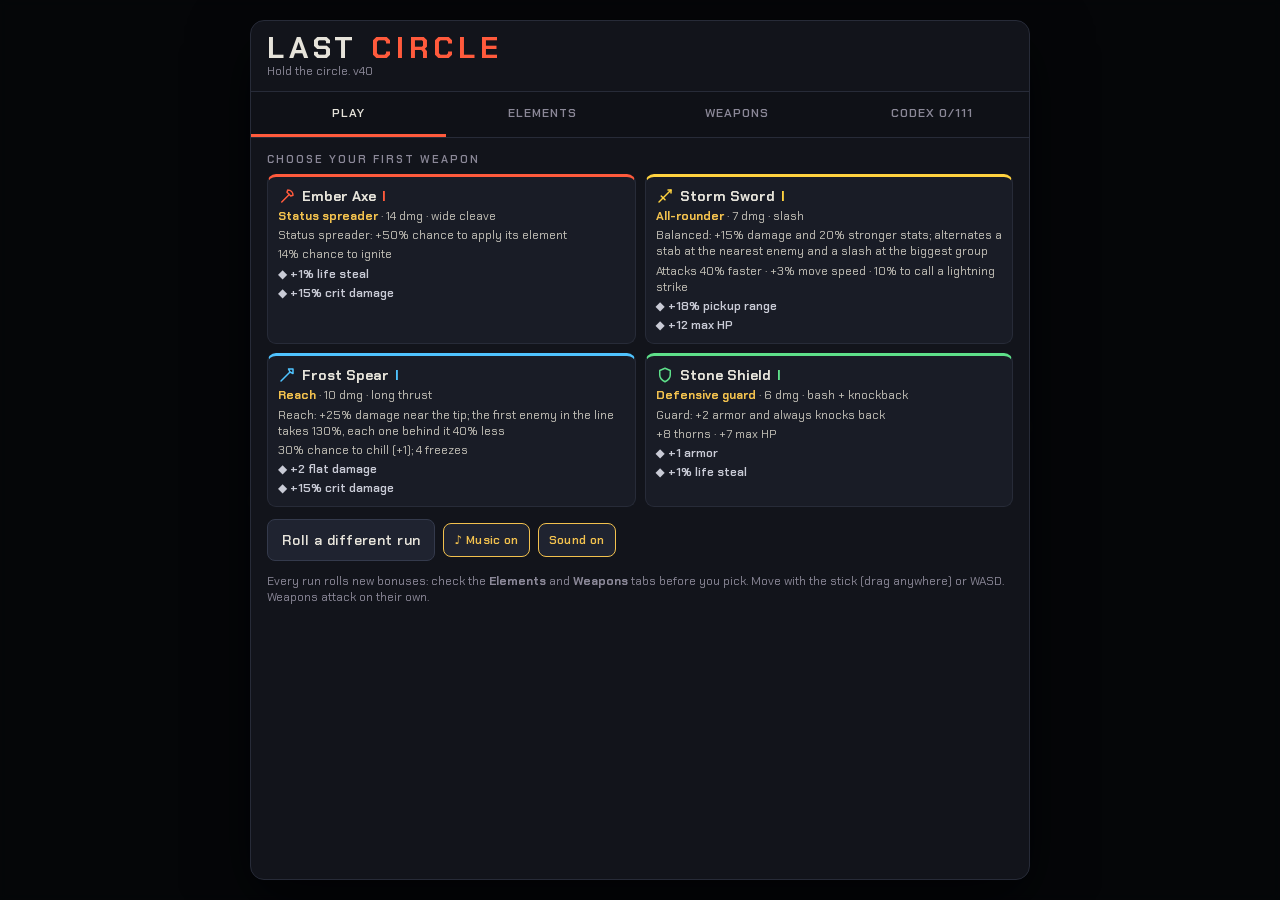
<file: index.html>
<!DOCTYPE html>
<html lang="en">
<head>
<meta charset="utf-8">
<meta name="viewport" content="width=device-width, initial-scale=1, user-scalable=no, viewport-fit=cover">
<meta name="theme-color" content="#08090d">
<title>Last Circle</title>
<style>html,body{margin:0;height:100%;background:#08090d}</style>
</head>
<body>
<script>
// Loader: runs the newest copy of the game it has.
// The app ships with game.html; downloaded updates are kept in localStorage ('lcOta') and used when they're newer.
(async () => {
  const ver = h => { const m = h && h.match(/const GAME_VERSION = (\d+);/); return m ? +m[1] : 0; };
  let html = null;
  try { html = await (await fetch('game.html', { cache: 'no-store' })).text(); } catch (e) {}
  try {
    const ota = JSON.parse(localStorage.getItem('lcOta') || 'null');
    if (ota && ota.html && ota.v > ver(html)) html = ota.html;
    else if (ota) localStorage.removeItem('lcOta');   // the installed app caught up, drop the old download
  } catch (e) {}
  if (!html) { location.replace('game.html'); return; }
  document.open(); document.write(html); document.close();
})();
</script>
</body>
</html>
</file>
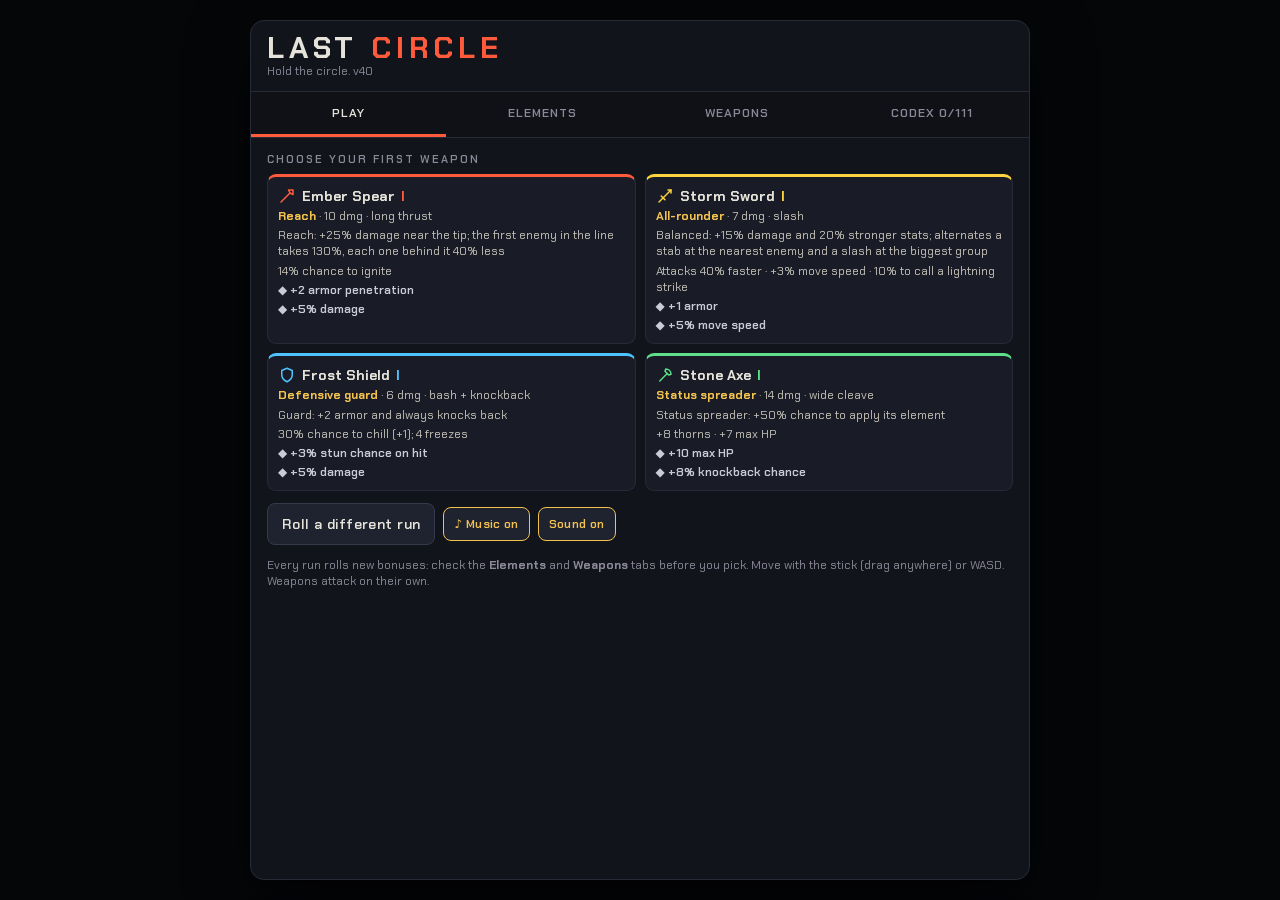
<file: game.html>
<!DOCTYPE html>
<html lang="en">
<head>
<meta charset="utf-8">
<meta name="viewport" content="width=device-width, initial-scale=1, user-scalable=no, viewport-fit=cover">
<meta name="theme-color" content="#08090d">
<meta name="apple-mobile-web-app-capable" content="yes">
<meta name="mobile-web-app-capable" content="yes">
<meta name="apple-mobile-web-app-status-bar-style" content="black-translucent">
<meta name="apple-mobile-web-app-title" content="Last Circle">
<link rel="manifest" href="manifest.webmanifest">
<link rel="icon" href="icon-192.png">
<link rel="apple-touch-icon" href="apple-touch-icon.png">
<title>Last Circle</title>
<style>
@font-face{font-family:"Chakra Petch";font-style:normal;font-weight:400;font-display:swap;src:url(fonts/chakra-petch-latin-400-normal.woff2) format("woff2")}
@font-face{font-family:"Chakra Petch";font-style:normal;font-weight:500;font-display:swap;src:url(fonts/chakra-petch-latin-500-normal.woff2) format("woff2")}
@font-face{font-family:"Chakra Petch";font-style:normal;font-weight:600;font-display:swap;src:url(fonts/chakra-petch-latin-600-normal.woff2) format("woff2")}
@font-face{font-family:"Chakra Petch";font-style:normal;font-weight:700;font-display:swap;src:url(fonts/chakra-petch-latin-700-normal.woff2) format("woff2")}
:root{
  --bg:#07080b; --panel:#12141b; --panel2:#191c26; --line:#272b38; --text:#e6e3da; --dim:#8b8898;
  --red:#ff5a3c; --yellow:#ffd23f; --blue:#4fc3ff; --green:#5ee08a; --gold:#f2c14e; --hp:#e5484d; --xp:#9b8cff; --steel:#c9cbd6;
}
*{box-sizing:border-box;-webkit-tap-highlight-color:transparent}
html,body{margin:0;height:100%;overflow:hidden;overscroll-behavior:none;background:var(--bg);color:var(--text);font-family:"Chakra Petch",system-ui,sans-serif;user-select:none;-webkit-user-select:none}
canvas{position:fixed;inset:0;display:block;touch-action:none}
button{font:inherit;color:inherit}
.hidden{display:none!important}

/* ---------- HUD */
.hud{position:fixed;left:0;right:0;top:0;padding:calc(10px + env(safe-area-inset-top)) calc(12px + env(safe-area-inset-right)) 0 calc(12px + env(safe-area-inset-left));display:flex;justify-content:space-between;align-items:flex-start;gap:10px;pointer-events:none;z-index:2}
.bars{width:min(240px,36vw)}
.bar{height:14px;background:#15171e;border-radius:4px;overflow:hidden;position:relative;margin-bottom:5px;border:1px solid #2a2d3a}
.bar i{position:absolute;inset:0 auto 0 0;display:block;background:linear-gradient(180deg,#f2575c,#c93238);transition:width .12s}
.bar.xp{height:9px}.bar.xp i{background:linear-gradient(180deg,#b3a6ff,#7f6ef0)}
.bar span{position:absolute;inset:0;font-size:10px;line-height:13px;text-align:center;font-weight:700;letter-spacing:.04em;text-shadow:0 1px 2px #000}
.bar.xp span{font-size:8px;line-height:8px}
.wave{text-align:center;font-weight:700;letter-spacing:.14em;text-transform:uppercase;font-size:14px;text-shadow:0 2px 6px #000}
.wave small{display:block;color:var(--dim);font-weight:500;letter-spacing:.08em;font-size:11px;margin-top:1px}
.wave.endless span{color:var(--red);animation:throb 1.2s infinite}
@keyframes throb{50%{opacity:.55}}
.hright{display:flex;align-items:center;gap:10px;min-width:min(240px,36vw);justify-content:flex-end}
.goldbox{font-size:20px;font-weight:700;color:var(--gold);white-space:nowrap;text-shadow:0 2px 6px #000}
.goldbox::before{content:"";display:inline-block;width:11px;height:11px;border-radius:50%;background:radial-gradient(circle at 35% 35%,#fff2c4,var(--gold) 55%,#b8862a);margin-right:6px;box-shadow:0 0 8px rgba(242,193,78,.6)}
.ib{pointer-events:auto;width:40px;height:40px;border-radius:8px;background:rgba(24,27,36,.85);border:1px solid #343a4c;font-size:13px;cursor:pointer}
.slots{position:fixed;bottom:calc(10px + env(safe-area-inset-bottom));left:50%;transform:translateX(-50%);display:flex;gap:5px;pointer-events:none;z-index:2}
.slot{width:40px;height:40px;border:1px solid var(--line);border-radius:7px;background:rgba(18,20,27,.82);display:flex;align-items:center;justify-content:center;position:relative}
.slot svg{width:22px;height:22px}
.slot b{position:absolute;bottom:0;right:3px;font-size:9px;color:var(--dim)}
.slot.evo{box-shadow:0 0 10px var(--c),inset 0 0 8px var(--c)}

/* ---------- sheets (menus). Phone first: full screen, tabs, no page scrolling */
.screen{position:fixed;inset:0;display:none;align-items:center;justify-content:center;background:rgba(5,6,9,.84);backdrop-filter:blur(3px);z-index:10}
.screen.show{display:flex}
.sheet{width:min(780px,100%);height:min(100%,860px);display:flex;flex-direction:column;background:var(--panel);border:1px solid var(--line);border-radius:14px;overflow:hidden;box-shadow:0 20px 60px rgba(0,0,0,.6)}
.sheet.small{height:auto;max-height:100%}
.shead{padding:calc(12px + env(safe-area-inset-top)) 16px 12px;display:flex;justify-content:space-between;align-items:center;gap:10px;border-bottom:1px solid var(--line)}
.shead h2{margin:0;font-size:20px;letter-spacing:.12em;text-transform:uppercase;line-height:1.1}
.shead h1{margin:0;font-size:30px;letter-spacing:.16em;text-transform:uppercase;line-height:1}
.shead h1 em{font-style:normal;color:var(--red)}
.hr{display:flex;align-items:center;gap:10px}
.tabs{display:flex;border-bottom:1px solid var(--line);background:#0f1117}
.tab{flex:1;padding:13px 2px;text-align:center;font-weight:600;font-size:12px;letter-spacing:.08em;text-transform:uppercase;color:var(--dim);background:none;border:0;border-bottom:3px solid transparent;cursor:pointer}
.tab.on{color:var(--text);border-bottom-color:var(--red)}
.sbody{flex:1;overflow-y:auto;overflow-x:hidden;padding:14px 16px;overscroll-behavior:contain;-webkit-overflow-scrolling:touch}
.sfoot{padding:10px 16px calc(10px + env(safe-area-inset-bottom));border-top:1px solid var(--line);display:flex;gap:8px;align-items:center;background:#0f1117}
h3{margin:14px 0 8px;font-size:11px;letter-spacing:.18em;text-transform:uppercase;color:var(--dim);font-weight:600}
h3:first-child{margin-top:0}
h3 span{text-transform:none;letter-spacing:.02em}
.hint{color:var(--dim);font-size:12px}
.gc{color:var(--gold)}

.btn{font-weight:600;background:#1f2330;border:1px solid #343a4c;border-radius:8px;padding:10px 14px;cursor:pointer;letter-spacing:.03em;min-height:42px;font-size:14px}
.btn:disabled{opacity:.38;cursor:default}
.btn.go{background:linear-gradient(180deg,#ff6a4c,#e8482c);border-color:#ff7a5c;color:#160806;font-weight:700;letter-spacing:.1em;text-transform:uppercase}
.btn.ok{background:linear-gradient(180deg,#6fe89a,#3fbf6a);border-color:#7ff0a8;color:#06160b;font-weight:700}
.btn.wide{flex:1}
.btn.sm{padding:6px 10px;font-size:12px;min-height:34px}
.btn.on{border-color:var(--gold);color:var(--gold)}
.row{display:flex;gap:8px;flex-wrap:wrap;align-items:center}

.grid2{display:grid;grid-template-columns:1fr 1fr;gap:9px}
.grid3{display:grid;grid-template-columns:repeat(3,1fr);gap:9px}
.card{background:var(--panel2);border:1px solid var(--line);border-top:3px solid var(--c,#555);border-radius:9px;padding:10px;display:flex;flex-direction:column;gap:3px;text-align:left;cursor:pointer;min-width:0}
.card.off{opacity:.42;cursor:default}
.card.flat{cursor:default}
.card .t{font-weight:700;font-size:14px;display:flex;justify-content:space-between;align-items:center;gap:6px}
.card .t .ic{display:flex;align-items:center;gap:6px;min-width:0}
.card .t svg{width:18px;height:18px;flex-shrink:0}
.card .el{font-size:10px;letter-spacing:.14em;text-transform:uppercase;color:var(--c)}
.card .ln{font-size:12px;color:#c4c1b8;line-height:1.35}
.card .ln.af{color:var(--steel);font-weight:600}
.card .price{margin-top:auto;padding-top:6px;font-weight:700;color:var(--gold);font-size:14px}
.card.kept{box-shadow:0 0 0 2px var(--gold) inset}
.big{font-size:17px;font-weight:700;line-height:1.25;margin:3px 0 1px}
.sec{font-size:13px;border-left:3px solid #7a8199;padding:6px 9px;background:#10121a;border-radius:0 6px 6px 0;margin:6px 0}
.sec small{display:block;font-size:9px;letter-spacing:.16em;text-transform:uppercase;color:#9aa0b4;margin-bottom:1px}
.rare{font-size:9px;letter-spacing:.14em;color:#111;background:var(--gold);padding:1px 5px;border-radius:3px;font-weight:700}

.wrow{display:flex;align-items:center;gap:8px;background:var(--panel2);border:1px solid var(--line);border-left:3px solid var(--c,#444);border-radius:8px;padding:8px 9px;margin-bottom:7px}
.wrow svg{width:22px;height:22px;flex-shrink:0}
.wrow .n{flex:1;min-width:0;font-size:14px;font-weight:600;line-height:1.25}
.wrow .n small{display:block;font-size:11px;color:var(--steel);opacity:.85;font-weight:500}
.wrow.empty{color:#4c4f5c;font-size:13px;justify-content:center;border-left-color:#333;border-style:dashed}
.wrow .acts{display:flex;flex-direction:column;gap:5px}

.rs{background:var(--panel2);border:1px solid var(--line);border-top:3px solid var(--c);border-radius:8px;padding:8px 10px;font-size:12px;line-height:1.38;margin-bottom:8px}
.rs .h{display:flex;justify-content:space-between;align-items:center;font-weight:700;color:var(--c);font-size:13px;margin-bottom:3px;letter-spacing:.05em}
.rs .h span:first-child{display:flex;align-items:center;gap:6px}
.rs .h svg{width:16px;height:16px}
.rs .e{padding:5px 0;border-top:1px solid #20232d;color:#63667a}
.rs .e:first-of-type{border-top:0}
.rs .e b{font-weight:600}
.rs .e.on{color:var(--text)}
.rs .e.on b{color:var(--c)}
.rs.own{background:linear-gradient(180deg,color-mix(in srgb,var(--c) 15%,transparent),color-mix(in srgb,var(--c) 3%,transparent)),var(--panel2);border-color:color-mix(in srgb,var(--c) 55%,transparent)}
.pips{float:right;letter-spacing:1px;color:var(--c)}
.cols{display:grid;grid-template-columns:1fr 1fr;gap:8px}
.cols .rs{margin:0}

.chips{display:flex;flex-wrap:wrap;gap:5px}
.chip{font-size:11px;padding:3px 7px;border-radius:5px;background:#1f2330;border:1px solid var(--line);border-left:3px solid var(--c,#666);white-space:nowrap}
.chip b{color:var(--c)}
.stats{display:grid;grid-template-columns:1fr 1fr;gap:4px 14px;font-size:13px;color:#c4c1b8}
.stats span{display:flex;justify-content:space-between;border-bottom:1px solid #1d2029;padding:3px 0}
.stats b{color:var(--text)}
.note{background:#1b1712;border:1px solid #4a3c1c;border-left:3px solid var(--gold);border-radius:8px;padding:10px 12px;font-size:13px;line-height:1.45;margin-bottom:10px}
.note.red{background:#1d1013;border-color:#5a2028;border-left-color:var(--red)}
.note.green{background:#0f1a13;border-color:#1f5a34;border-left-color:var(--green)}
.note.split{display:flex;justify-content:space-between;align-items:center;gap:10px;flex-wrap:wrap}
.cx{background:var(--panel2);border:1px solid var(--line);border-left:3px solid var(--c);border-radius:6px;padding:6px 9px;font-size:12px;line-height:1.35;margin-bottom:5px;color:#c4c1b8}
.cx b{color:var(--text)}
.cx.un{opacity:.4;border-left-color:#444}
.center{text-align:center}
.huge{font-size:34px;letter-spacing:.14em;text-transform:uppercase;margin:0 0 4px;font-weight:700}

@media (max-width:800px){
  .sheet{border-radius:0;border:0;height:100%;width:100%}
  .sheet.small{height:auto;border-radius:14px;border:1px solid var(--line);width:calc(100% - 20px)}
  .grid3{grid-template-columns:1fr}
  .wave{font-size:12px}
  .goldbox{font-size:17px}
}
@media (max-width:420px){ .cols{grid-template-columns:1fr} .card .t{font-size:13px} }
.tiles{display:grid;grid-template-columns:repeat(2,1fr);gap:7px;margin-bottom:6px}
.tile{background:var(--panel2);border:1px solid var(--line);border-radius:7px;padding:7px 9px;display:flex;flex-direction:column;gap:1px}
.tile span{font-size:11px;color:#9a978e}
.tile b{font-size:19px;color:var(--text);font-variant-numeric:tabular-nums}
.tile em{font-style:normal;font-size:11px;color:#9a978e}
.sbar{margin-bottom:8px}
.sbar .bl{display:flex;justify-content:space-between;align-items:baseline;gap:8px;font-size:12px;margin-bottom:3px}
.sbar .bl b{color:var(--text);font-variant-numeric:tabular-nums;white-space:nowrap}
.sbar .bt{height:7px;background:#1d2029;border-radius:4px;overflow:hidden}
.sbar .bt i{display:block;height:100%;border-radius:4px}
@media (min-width:640px){.tiles{grid-template-columns:repeat(4,1fr)}}
.ptag{display:inline-block;font-size:10px;font-weight:700;letter-spacing:.06em;padding:1px 5px;border-radius:4px;margin-left:4px;vertical-align:1px}
.ptag.new{background:#2f6b3a;color:#c9ffd4}
.ptag.chg{background:#6b552f;color:#ffe9b8}
.note.gold{background:#1c180e;border-color:#5a4a1f;border-left-color:var(--gold)}
.btn.bad{background:#5a1d22;border-color:#b2454d;color:#ffd7da}

</style>
</head>
<body>
<canvas id="cv"></canvas>
<div class="hud hidden" id="hud">
  <div class="bars">
    <div class="bar"><i id="hpB"></i><span id="hpT"></span></div>
    <div class="bar xp"><i id="xpB"></i><span id="xpT"></span></div>
  </div>
  <div class="wave" id="waveBox"><span id="waveT"></span><small id="leftT"></small></div>
  <div class="hright"><div class="goldbox" id="goldT">0</div><button id="pauseBtn" class="ib" aria-label="Pause">❚❚</button></div>
</div>
<div class="slots hidden" id="slots"></div>
<div class="screen" id="screen"></div>
<script>
(() => {
"use strict";
// ===== core: constants and small helpers
const GAME_VERSION = 40;
let GFX = 0;   // auto quality: 0 full, 1 reduced, 2 minimal (set by the main loop)
const TAU = Math.PI * 2, R = 300, SPAWN_R = R + 85, PR = 13, STEP = 1 / 60;
const ORDER = ['red', 'yellow', 'blue', 'green'];
const COL = { red: '#ff5a3c', yellow: '#ffd23f', blue: '#4fc3ff', green: '#5ee08a', steel: '#c9cbd6', gold: '#f2c14e', xp: '#9b8cff' };
const ELEM = { red: 'Fire', yellow: 'Lightning', blue: 'Frost', green: 'Earth' };
const ADJ = { red: 'Ember', yellow: 'Storm', blue: 'Frost', green: 'Stone' };
const EVO = { red: 'Sunforged', yellow: 'Skybreaker', blue: 'Winterheart', green: 'Worldroot' };
const ROMAN = ['I', 'II', 'III', 'IV'];
const TM = [1, 1.65, 2.6, 4.8];        // weapon damage by tier
const ETHRESH = [2, 4, 6];             // element set thresholds
const TTHRESH = [1, 3, 6];             // weapon-type set thresholds
const FIRE = '#ff7a2a', ICE = '#bfeaff', ROCK = '#c9a25a';

const rnd = (a, b) => a + Math.random() * (b - a);
const irnd = (a, b) => Math.floor(rnd(a, b + 1));
function pick(a) { return a[Math.floor(Math.random() * a.length)]; }
const clamp = (v, a, b) => Math.max(a, Math.min(b, v));
const shuffle = a => { for (let i = a.length - 1; i > 0; i--) { const j = Math.floor(Math.random() * (i + 1)); [a[i], a[j]] = [a[j], a[i]]; } return a; };
const pickW = list => { let t = list.reduce((s, x) => s + x[1], 0), r = Math.random() * t; for (const x of list) if ((r -= x[1]) <= 0) return x[0]; return list[0][0]; };
const angDiff = (a, b) => { let d = a - b; while (d > Math.PI) d -= TAU; while (d < -Math.PI) d += TAU; return d; };
const fmt = v => (Math.round(v * 100) / 100).toString();
const pl = (n, one, many) => `${n} ${n === 1 ? one : many}`;
const $ = id => document.getElementById(id);

const LS = {
  get(k, d) { try { const v = JSON.parse(localStorage.getItem(k)); return v === null || v === undefined ? d : v; } catch (e) { return d; } },
  set(k, v) { try { localStorage.setItem(k, JSON.stringify(v)); } catch (e) {} },
  del(k) { try { localStorage.removeItem(k); } catch (e) {} },
};

// colour helpers (cached)
const _rgb = {};
function rgbOf(hex) { let c = _rgb[hex]; if (!c) { const h = hex.replace('#', ''); c = _rgb[hex] = [parseInt(h.slice(0, 2), 16), parseInt(h.slice(2, 4), 16), parseInt(h.slice(4, 6), 16)]; } return c; }
function rgba(hex, a) { const c = rgbOf(hex); return `rgba(${c[0]},${c[1]},${c[2]},${a < 0 ? 0 : a > 1 ? 1 : a})`; }
const _shade = {};
function shade(hex, f) {   // f < 1 darkens, f > 1 lightens
  const k = hex + f; let s = _shade[k];
  if (!s) { const c = rgbOf(hex); const m = v => Math.round(f <= 1 ? v * f : v + (255 - v) * (f - 1)); s = _shade[k] = `rgb(${m(c[0])},${m(c[1])},${m(c[2])})`; }
  return s;
}

// spatial grid: cheap "who is near here" lookups for enemies
const CELL = 56, GOFF = SPAWN_R + 200;
const grid = {
  cells: new Map(),
  build(list) {
    this.cells.clear();
    for (const e of list) {
      if (e.dead) continue;
      const k = ((e.x + GOFF) / CELL | 0) * 1000 + ((e.y + GOFF) / CELL | 0);
      const c = this.cells.get(k); if (c) c.push(e); else this.cells.set(k, [e]);
    }
  },
  near(x, y, r, fn) {
    const x0 = (x - r + GOFF) / CELL | 0, x1 = (x + r + GOFF) / CELL | 0, y0 = (y - r + GOFF) / CELL | 0, y1 = (y + r + GOFF) / CELL | 0;
    for (let gx = x0; gx <= x1; gx++) for (let gy = y0; gy <= y1; gy++) {
      const c = this.cells.get(gx * 1000 + gy);
      if (c) for (let i = 0; i < c.length; i++) fn(c[i]);
    }
  },
};

// ===== audio: all sound is synthesised with WebAudio, no files
const mtof = m => 440 * Math.pow(2, (m - 69) / 12);
const AU = {
  ctx: null, on: { music: true, sfx: true }, last: {}, mode: null, step: 0, nextT: 0, voices: 0, wave: 1,
  load() { try { const s = JSON.parse(localStorage.getItem('lcAudio') || 'null'); if (s) this.on = s; } catch (e) {} },
  save() { try { localStorage.setItem('lcAudio', JSON.stringify(this.on)); } catch (e) {} },
  init() {
    if (this.ctx) { if (this.ctx.state === 'suspended') this.ctx.resume(); return; }
    const C = window.AudioContext || window.webkitAudioContext; if (!C) return;
    const c = this.ctx = new C();
    this.comp = c.createDynamicsCompressor(); this.comp.threshold.value = -14; this.comp.ratio.value = 6; this.comp.connect(c.destination);
    this.master = c.createGain(); this.master.gain.value = .85; this.master.connect(this.comp);
    this.sfx = c.createGain(); this.sfx.gain.value = this.on.sfx ? .6 : 0; this.sfx.connect(this.master);
    this.mus = c.createGain(); this.mus.gain.value = this.on.music ? .32 : 0; this.mus.connect(this.master);
    const b = c.createBuffer(1, c.sampleRate, c.sampleRate), d = b.getChannelData(0);
    for (let i = 0; i < d.length; i++) d[i] = Math.random() * 2 - 1;
    this.noiseBuf = b;
    this.delay = c.createDelay(1); this.delay.delayTime.value = .33;
    const fb = c.createGain(); fb.gain.value = .35; this.delay.connect(fb); fb.connect(this.delay);
    const wet = c.createGain(); wet.gain.value = .4; this.delay.connect(wet); wet.connect(this.mus);
    this.nextT = c.currentTime + .1;
    setInterval(() => this.schedule(), 25);
  },
  setOn(k, v) {
    this.on[k] = v; this.save();
    if (this.ctx) (k === 'music' ? this.mus : this.sfx).gain.setTargetAtTime(v ? (k === 'music' ? .32 : .6) : 0, this.ctx.currentTime, .05);
  },
  // --- primitives
  tone(f, dur, o = {}) {
    const c = this.ctx, t = o.at || c.currentTime;
    const osc = c.createOscillator(), g = c.createGain();
    osc.type = o.type || 'sine'; osc.frequency.setValueAtTime(f, t);
    if (o.to) osc.frequency.exponentialRampToValueAtTime(Math.max(20, o.to), t + dur);
    if (o.detune) osc.detune.value = o.detune;
    const v = o.vol || .2, a = o.a || .004;
    g.gain.setValueAtTime(0, t); g.gain.linearRampToValueAtTime(v, t + a); g.gain.exponentialRampToValueAtTime(.0008, t + dur);
    let node = osc;
    if (o.lp) { const f2 = c.createBiquadFilter(); f2.type = 'lowpass'; f2.frequency.value = o.lp; f2.Q.value = o.q || 1; node.connect(f2); node = f2; }
    node.connect(g); g.connect(o.dest || this.sfx);
    if (o.send) g.connect(this.delay);
    osc.start(t); osc.stop(t + dur + .02);
  },
  noise(dur, o = {}) {
    const c = this.ctx, t = o.at || c.currentTime;
    const src = c.createBufferSource(); src.buffer = this.noiseBuf; src.loop = true;
    const f = c.createBiquadFilter(); f.type = o.ft || 'lowpass'; f.frequency.setValueAtTime(o.f || 1000, t); f.Q.value = o.q || 1;
    if (o.to) f.frequency.exponentialRampToValueAtTime(o.to, t + dur);
    const g = c.createGain(), v = o.vol || .2;
    g.gain.setValueAtTime(0, t); g.gain.linearRampToValueAtTime(v, t + (o.a || .003)); g.gain.exponentialRampToValueAtTime(.0008, t + dur);
    src.connect(f); f.connect(g); g.connect(o.dest || this.sfx);
    src.start(t, Math.random() * .5); src.stop(t + dur + .02);
  },
  // --- sound effects (throttled so hundreds of hits don't turn into mush)
  play(name, p = 1) {
    if (!this.ctx || !this.on.sfx) return;
    const now = this.ctx.currentTime, gap = { swing: .07, hit_red: .05, hit_blue: .05, hit_yellow: .05, hit_green: .05, boom: .06, zap: .05, freeze: .08, coin: .06, xp: .045, thorn: .07, rumble: .08, pop: .04, summon: .12, burn: .25 }[name] || 0;
    if (gap && now - (this.last[name] || 0) < gap) return;
    this.last[name] = now;
    const T = this.tone.bind(this), N = this.noise.bind(this);
    switch (name) {
      case 'swing': N(.08, { ft: 'bandpass', f: 1400, to: 500, q: 1.5, vol: .05 }); break;
      case 'hit_red': N(.08, { f: 900, vol: .1 }); T(150, .07, { vol: .08, to: 80 }); break;
      case 'hit_blue': T(1800 + Math.random() * 400, .06, { type: 'triangle', vol: .05 }); T(2700, .04, { vol: .03 }); break;
      case 'hit_yellow': T(1000, .05, { type: 'square', to: 300, vol: .03 }); break;
      case 'hit_green': T(330, .08, { type: 'triangle', vol: .06, to: 260 }); break;
      case 'boom': N(.35 * p, { f: 700, to: 90, vol: .22 * p }); T(110, .3 * p, { vol: .28 * p, to: 35 }); break;
      case 'zap': T(1300 + Math.random() * 500, .12, { type: 'sawtooth', to: 180, vol: .05, lp: 4000 }); N(.06, { ft: 'highpass', f: 3000, vol: .08 }); break;
      case 'freeze': [0, .03, .06].forEach((d, i) => T(1500 + i * 520, .14, { type: 'triangle', vol: .04, at: this.ctx.currentTime + d })); break;
      case 'rumble': N(.5 * p, { f: 260, to: 70, vol: .2 * Math.min(1.5, p) }); T(62, .45 * p, { vol: .22 * Math.min(1.5, p), to: 38 }); break;
      case 'thorn': T(1500, .05, { type: 'square', vol: .025, to: 700 }); N(.05, { ft: 'highpass', f: 4000, vol: .05 }); break;
      case 'event': T(660, .12, { type: 'triangle', vol: .06 }); T(990, .2, { type: 'triangle', vol: .05, at: now + .1, send: true }); break;
      case 'xp': T(900 + Math.random() * 300, .05, { type: 'triangle', vol: .025 }); break;
      case 'coin': T(1320, .05, { vol: .035 }); T(1760, .06, { vol: .03, at: now + .045 }); break;
      case 'pop': T(420, .06, { vol: .04, to: 110 }); break;
      case 'burn': N(.25, { f: 2500, ft: 'bandpass', vol: .04 }); break;
      case 'summon': T(480, .09, { vol: .05, to: 900, type: 'triangle' }); break;
      case 'hurt': T(170, .16, { type: 'square', to: 60, vol: .12, lp: 900 }); N(.1, { f: 600, vol: .12 }); break;
      case 'level': [69, 72, 76, 81].forEach((m, i) => T(mtof(m), .18, { type: 'triangle', vol: .08, at: now + i * .07, send: true })); break;
      case 'buy': T(880, .06, { vol: .06 }); T(1320, .1, { vol: .05, at: now + .06 }); break;
      case 'click': T(700, .03, { vol: .04 }); break;
      case 'whoosh': N(.3, { ft: 'bandpass', f: 300, to: 1600, q: 2, vol: .1 }); break;
      case 'flame': N(.9, { f: 1600, to: 600, vol: .09, a: .05 }); break;
      case 'gust': N(.45, { ft: 'bandpass', f: 700, to: 2600, q: 1.2, vol: .1, a: .05 }); break;
      case 'snap': N(.5, { ft: 'highpass', f: 2000, vol: .1 }); [88, 91, 95].forEach((m, i) => T(mtof(m), .4, { type: 'triangle', vol: .04, at: now + i * .02 })); break;
      case 'revive': T(200, .7, { type: 'sawtooth', to: 900, vol: .1, lp: 2500 }); N(.6, { f: 600, to: 3000, vol: .08 }); break;
      case 'wave': T(110, .7, { type: 'sawtooth', vol: .07, lp: 700, a: .05 }); T(165, .7, { type: 'sawtooth', vol: .05, lp: 700, a: .05 }); break;
      case 'boss': [55, 58].forEach(m => T(mtof(m - 12), 1.6, { type: 'sawtooth', vol: .12, lp: 500, a: .1 })); N(1.4, { f: 200, to: 1200, vol: .1, a: .3 }); break;
      case 'endless': T(mtof(33), 2.2, { type: 'sawtooth', vol: .1, lp: 300, a: .3 }); T(mtof(34), 2.2, { type: 'sawtooth', vol: .1, lp: 300, a: .3 }); N(2, { ft: 'bandpass', f: 4000, to: 300, vol: .06, a: .8 }); break;
      case 'crit': T(1900, .05, { type: 'triangle', vol: .04 }); T(2600, .07, { vol: .03, at: now + .03 }); break;
      case 'relic': [57, 64, 69, 76].forEach((m, i) => T(mtof(m), .5, { type: 'triangle', vol: .08, at: now + i * .09, send: true })); break;
      case 'evolve': T(110, .9, { type: 'sawtooth', to: 880, vol: .1, lp: 3000 }); [72, 76, 79, 84].forEach((m, i) => T(mtof(m), .4, { type: 'triangle', vol: .07, at: now + .5 + i * .06, send: true })); break;
      case 'tele': T(300, .25, { type: 'square', vol: .04, to: 600, lp: 1500 }); break;
      case 'death': T(220, 1.4, { type: 'sawtooth', to: 40, vol: .12, lp: 1200 }); N(1, { f: 400, to: 60, vol: .1 }); break;
    }
  },
  // --- music
  setMode(m) {
    if (m === this.mode) return;
    this.mode = m; this.step = 0;
    if (this.ctx) this.nextT = Math.max(this.nextT, this.ctx.currentTime + .05);
  },
  bpm() { return { calm: 76, fight: 112, boss: 142, endless: Math.min(150, 98 + (this.wave - 21) * 4) }[this.mode] || 100; },
  schedule() {
    if (!this.ctx || !this.mode) return;
    while (this.nextT < this.ctx.currentTime + .15) {
      if (this.on.music) this.playStep(this.step, this.nextT);
      this.nextT += 60 / this.bpm() / 4; this.step++;
    }
  },
  kick(t, v = .5) { this.tone(150, .22, { to: 40, vol: v, at: t, dest: this.mus }); },
  snare(t, v = .18) { this.noise(.14, { ft: 'bandpass', f: 1800, q: .8, vol: v, at: t, dest: this.mus }); this.tone(220, .08, { vol: v * .5, at: t, dest: this.mus, to: 140 }); },
  hat(t, v = .05) { this.noise(.04, { ft: 'highpass', f: 7000, vol: v, at: t, dest: this.mus }); },
  playStep(s, t) {
    const M = this.mus, b = s % 16, bar = Math.floor(s / 16), T = this.tone.bind(this);
    if (this.mode === 'calm') {
      const prog = [[57, 60, 64], [53, 57, 60], [48, 52, 55], [55, 59, 62]][bar % 4];
      if (b === 0) prog.forEach(m => T(mtof(m - 12), 3.4, { type: 'triangle', vol: .05, a: .8, at: t, dest: M, lp: 1200 }));
      if (b % 2 === 0 && Math.random() < .55) T(mtof(pick(prog) + 12), .5, { vol: .035, at: t, dest: M, send: true });
    } else if (this.mode === 'fight') {
      const root = [45, 41, 43, 40][bar % 4], chord = [[57, 60, 64], [53, 57, 60], [55, 59, 62], [52, 55, 59]][bar % 4];
      if (b === 0 || b === 8 || (b === 10 && bar % 2)) this.kick(t, .45);
      if (b === 4 || b === 12) this.snare(t);
      if (b % 2 === 1) this.hat(t);
      if ([0, 3, 6, 8, 11, 14].includes(b)) T(mtof(root - 12), .2, { type: 'sawtooth', vol: .1, at: t, dest: M, lp: 500, q: 4 });
      if (b % 2 === 0) T(mtof(chord[(b / 2) % 3] + 12), .14, { type: 'square', vol: .02, at: t, dest: M, lp: 2200, send: true });
      if (b === 0) chord.forEach(m => T(mtof(m), 2, { type: 'triangle', vol: .025, a: .4, at: t, dest: M }));
    } else if (this.mode === 'boss') {
      const root = [45, 46, 45, 40][bar % 4];
      if (b % 4 === 0) this.kick(t, .55);
      if (b === 4 || b === 12) this.snare(t, .22);
      this.hat(t, b % 2 ? .05 : .03);
      T(mtof(root - 12 + (b % 2 ? 12 : 0)), .12, { type: 'square', vol: .07, at: t, dest: M, lp: 900, q: 6 });
      if (b === 0 || b === 6 || b === 10) [0, 3, 7].forEach(i => T(mtof(root + 12 + i), .16, { type: 'sawtooth', vol: .035, at: t, dest: M, lp: 2500 }));
      if (b === 0 && bar % 4 === 3) this.noise(1.6, { ft: 'bandpass', f: 400, to: 5000, vol: .07, a: 1.4, at: t, dest: M });
    } else if (this.mode === 'endless') {
      const n = this.wave - 20;
      // heartbeat
      if (b === 0) this.kick(t, .6);
      if (b === 2) this.kick(t, .4);
      if (n >= 3 && (b === 8)) this.kick(t, .5);
      if (n >= 3 && (b === 10)) this.kick(t, .3);
      // clock tick
      if (b % 4 === 0) T(3200, .02, { type: 'square', vol: .02, at: t, dest: M });
      if (n >= 2 && b % 2 === 1) this.hat(t, .03);
      if (n >= 5) this.hat(t, .02);
      // dissonant drone every bar
      if (b === 0) { T(mtof(33), 2.6, { type: 'sawtooth', vol: .06, a: .6, at: t, dest: M, lp: 260 }); T(mtof(34), 2.6, { type: 'sawtooth', vol: .05, a: .6, at: t, dest: M, lp: 260 }); }
      // tritone pulse
      if (b % 8 === 0) T(mtof(b === 0 ? 45 : 51) - 0, .4, { type: 'square', vol: .05, at: t, dest: M, lp: 700, q: 8 });
      // glassy diminished notes, echoed
      if (b % 2 === 0 && Math.random() < .2 + Math.min(.3, n * .03)) T(mtof(pick([81, 84, 87, 90, 93])), .7, { vol: .03, at: t, dest: M, send: true });
      if (b === 0 && bar % 4 === 3) this.noise(2.2, { ft: 'bandpass', f: 200, to: 6000, vol: .06, a: 2, at: t, dest: M });
    }
  },
};
AU.load();
const sfx = (n, p) => AU.play(n, p);

// ===== data: weapons, stats, element passives, enemies, shrine buffs. Content lives here, not in the game logic.

// ---- weapon types (attack shape only; their set bonuses are rolled per run)
const TYPES = {
  dagger: { n: 'Dagger', cd: .34, range: 54,  dmg: 5,  kind: 'stab', how: 'quick stab', role: 'On-hit trigger', trait: 'Bleed: every 5th stab on the same enemy deals 30% of the last 5 stabs again',
            fav: ['atkSpd', 'crit', 'critDmg', 'leech', 'speed'] },
  sword:  { n: 'Sword',  cd: .8,  range: 70,  dmg: 9,  kind: 'arc', arc: 110, how: 'slash', role: 'All-rounder', trait: 'Balanced: +15% damage and 20% stronger stats; alternates a stab at the nearest enemy and a slash at the biggest group', fav: [] },
  axe:    { n: 'Axe',    cd: 1.2, range: 74,  dmg: 14, kind: 'arc', arc: 220, how: 'wide cleave', role: 'Status spreader', trait: 'Status spreader: +50% chance to apply its element', fav: ['dmgPct', 'flat', 'critDmg', 'leech'] },
  spear:  { n: 'Spear',  cd: 1.0, range: 118, dmg: 10, kind: 'line', how: 'long thrust', role: 'Reach', trait: 'Reach: +25% damage near the tip; the first enemy in the line takes 130%, each one behind it 40% less', fav: ['range', 'pen', 'flat', 'stun'] },
  shield: { n: 'Shield', cd: 1.0, range: 52,  dmg: 6,  kind: 'arc', arc: 150, knock: true, how: 'bash + knockback', role: 'Defensive guard', trait: 'Guard: +2 armor and always knocks back',
            fav: ['armor', 'maxHp', 'regen', 'knock', 'stun'] },
};
const TYPE_KEYS = Object.keys(TYPES);
const ICON = {
  dagger: '<path d="M19 3l-8 8 2 2 8-8V3z"/><path d="M8 11l5 5"/><path d="M10 14l-5 5"/>',
  sword:  '<path d="M20 4L9 15"/><path d="M20 4h-4M20 4v4"/><path d="M7 12l5 5"/><path d="M9 15l-5 5"/>',
  axe:    '<path d="M5 20L15 10"/><path d="M13 4c4 0 7 3 7 7l-3 1-5-5z"/>',
  spear:  '<path d="M4 20L16 8"/><path d="M14 4h6v6l-4-2z"/>',
  shield: '<path d="M12 3l7 3v6c0 4-3 7-7 9-4-2-7-5-7-9V6z"/>',
};
const svg = (t, c) => `<svg viewBox="0 0 24 24" fill="none" stroke="${c}" stroke-width="2" stroke-linecap="round" stroke-linejoin="round">${ICON[t]}</svg>`;

// ---- shared stat pool: weapon-type sets (fixed value) and per-weapon stats (scale with tier)
const STAT = {
  range:   { set: 22,  afx: 6,   u: '%', t: 'attack range' },
  atkSpd:  { set: 22,  afx: 6,   u: '%', t: 'attack speed' },
  critDmg: { set: 60,  afx: 15,  u: '%', t: 'crit damage' },
  crit:    { set: 12,  afx: 3,   u: '%', t: 'crit chance' },
  knock:   { set: 30,  afx: 8,   u: '%', t: 'knockback chance' },
  maxHp:   { set: 45,  afx: 10,  u: '',  t: 'max HP' },
  flat:    { set: 6,   afx: 2,   u: '',  t: 'flat damage' },
  pen:     { set: 8,   afx: 2,   u: '',  t: 'armor penetration' },
  armor:   { set: 6,   afx: 1,   u: '',  t: 'armor' },
  regen:   { set: 2.2, afx: .4,  u: '',  t: 'HP regen / sec' },
  dmgPct:  { set: 18,  afx: 5,   u: '%', t: 'damage' },
  speed:   { set: 14,  afx: 4,   u: '%', t: 'move speed' },
  stun:    { set: 12,  afx: 3,   u: '%', t: 'stun chance on hit' },
  leech:   { set: 4,   afx: 1,   u: '%', t: 'life steal' },
  pickup:  { set: 50,  afx: 15,  u: '%', t: 'pickup range' },
};
const STAT_KEYS = Object.keys(STAT);
const AFX_SCALE = [1, 1.5, 2.2, 3.6];
const statText = (k, v) => `+${fmt(v)}${STAT[k].u} ${STAT[k].t}`;
function afxVal(k, w) { const v = STAT[k].afx * AFX_SCALE[w.tier] * (w.evo ? 1.25 : w.fused ? 1.15 : 1) * (w.type === 'sword' ? 1.2 : 1); return STAT[k].afx < 1 ? Math.round(v * 10) / 10 : Math.round(v); }

// ---- level-up bonus stats
const AREA_CAP = 150;   // ability area tops out at +150% (15 picks)
const PRIM = [
  { k: 'dmgPct',  v: 10,  t: v => `+${v}% damage` },
  { k: 'flat',    v: 2.2, t: v => `+${v} flat damage` },
  { k: 'crit',    v: 4,   t: v => `+${v}% crit chance` },
  { k: 'critDmg', v: 20,  t: v => `+${v}% crit damage` },
  { k: 'maxHp',   v: 18,  t: v => `+${v} max HP` },
  { k: 'armor',   v: 2.4, t: v => `+${v} armor` },
  { k: 'pen',     v: 2,   t: v => `+${v} armor penetration` },
  { k: 'atkSpd',  v: 10,  t: v => `+${v}% attack speed` },
  { k: 'speed',   v: 8,   t: v => `+${v}% move speed` },
  { k: 'regen',   v: .6,  t: v => `+${v} HP regen / sec` },
  { k: 'range',   v: 10,  t: v => `+${v}% attack range` },
  { k: 'pickup',  v: 30,  t: v => `+${v}% pickup range` },
  { k: 'area',    v: 10,  t: v => `+${v}% ability area (max +${AREA_CAP}%)` },
  { k: 'cdr',     v: 8,   t: v => `−${v}% ability cooldowns (offered until your slowest is at 1s)` },
];

// ---- tuning numbers
const SUMHP = [22, 42, 74, 140];      // golem base HP by Earth weapon tier
const SUM_CD = 4;                     // seconds between golem summons per Earth weapon
const THF = [8, 14, 22, 36];           // flat thorn damage per Earth weapon, by tier
const EHP = [7, 11, 16, 24];   // Earth weapons: max HP by tier        // max HP per Earth weapon, by tier
const YEL_SPD = 1.4, YEL_DMG = .75;   // Lightning weapons: faster, softer
const GOLD_TO_XP = .5;

// ---- element passives: the main level-up choice. Small, capped, and leave the pool once maxed.
//      v = per pick, base = starting value, cap = maximum, req = only offered if the run has one of these abilities
const BOOMERS = ['blast', 'fireball', 'bombs', 'meteor', 'pyre', 'sprite'];
const GOLEMERS = ['golems', 'treant'];   // golem level-ups only appear if the run can roll a golem ability
const EPASS = {
  red: [
    { k: 'ign',     v: 8,   base: 14,  cap: 100, u: '%', t: 'ignite chance on Fire hits' },
    { k: 'spread',  v: 8,   base: 5,   cap: 100, u: '%', t: 'chance burning enemies spread fire on touch' },
    { k: 'vsBurn',  v: 10,  base: 0,   cap: 1e9, u: '%', t: 'damage to burning enemies' },
    { k: 'burn',    v: 20,  base: 140, cap: 1e9, u: '%', t: 'burn damage' },
    { k: 'bstack',  v: 1,   base: 3,   cap: 10,  u: '',  t: 'max burn stacks per enemy' },
    { k: 'auraSpd', v: 20,  base: 0,   cap: 100, u: '%', t: 'Inferno Aura pulse speed', req: ['inferno'] },
    { k: 'burnSpd', v: 15,  base: 100, cap: 300, u: '%', t: 'burn speed (same damage, delivered faster)' },
  ],
  blue: [
    { k: 'chillCh',   v: 8,   base: 30,  cap: 100, u: '%', t: 'chance to chill on Frost hits' },
    { k: 'slow',      v: 5,   base: 35,  cap: 80,  u: '%', t: 'chill slow' },
    { k: 'ccDur',     v: 10,  base: 100, cap: 300, u: '%', t: 'stun & root duration' },
    { k: 'freezeDur', v: .15, base: 1.1, cap: 4.5, u: 's', t: 'freeze duration' },
    { k: 'vsChill',   v: 10,  base: 0,   cap: 1e9, u: '%', t: 'damage to chilled & frozen enemies' },
    { k: 'shatterPct',v: .5,   base: () => { const i = S.runSets.blue.findIndex(a => a.id === 'shatter'); return i < 0 ? 0 : AB.shatter.v[i]; }, cap: 8, u: '%', t: 'shatter damage (of max HP)', req: ['shatter'] },
  ],
  yellow: [
    { k: 'strike', v: 10, base: 28,  cap: 1e9, u: '%', t: 'lightning damage' },
    { k: 'strikeCh', v: 5, base: 10, cap: 50, u: '%', t: 'chance for Lightning weapon hits to call a strike' },
    { k: 'lcrit',  v: 5,  base: 0,   cap: 50,  u: '%', t: 'extra crit chance for lightning strikes' },
    { k: 'arcCh',  v: 10, base: 30,  cap: 100, u: '%', t: 'chance for a strike to arc (arcs deal half)' },
    { k: 'jumps',  v: 1,  base: 2,   cap: 7,   u: '',  t: 'arc jumps' },
    { k: 'lspd',   v: 8,  base: 0,   cap: 100, u: '%', t: 'Lightning weapon attack speed' },
    { k: 'lstun',  v: 4,  base: 0,   cap: 40,  u: '%', t: 'chance for lightning to stun' },
  ],
  green: [
    { k: 'ehp',       v: 12, base: 0,   cap: 1e9, u: '',  t: 'max HP (no limit)' },
    { k: 'earmor',    v: 1.2, base: 0,   cap: 1e9, u: '',  t: 'armor (no limit)' },
    { k: 'eregen',    v: .4, base: 0,   cap: 30,  u: '',  t: 'HP regen / sec' },
    { k: 'shp',       v: 15, base: 100, cap: 400, u: '%', t: 'golem HP', req: GOLEMERS },
    { k: 'sspd',      v: 10, base: 100, cap: 200, u: '%', t: 'golem speed' , req: GOLEMERS },
    { k: 'srate',     v: 10, base: 100, cap: 250, u: '%', t: 'summon rate' , req: GOLEMERS },
    { k: 'slife',     v: 15, base: 100, cap: 300, u: '%', t: 'golem lifetime' , req: GOLEMERS },
    { k: 'scap',      v: 5,  base: 30,  cap: 70,  u: '',  t: 'max golems at once' , req: GOLEMERS },
    { k: 'bond',      v: 10, base: 60,  cap: 150, u: '%', t: 'of your damage & crit inherited by golems' , req: GOLEMERS },
    { k: 'thornFlat', v: 8,  base: 0,   cap: 1e9, u: '',  t: 'thorn damage' },
  ],
};
const EDEF = {}; for (const c of ORDER) { EDEF[c] = {}; for (const d of EPASS[c]) EDEF[c][d.k] = d; }

// ---- enemies (all melee). arm = armor multiplier, special = not a normal fighter
const ETYPES = {
  grunt:   { r: 13, hp: 16,   spd: 62,  dmg: 8,  gold: 2,  xp: 1,  col: '#8a6fa8', shape: 'grunt' },
  runner:  { r: 9,  hp: 8,    spd: 125, dmg: 5,  gold: 1,  xp: 1,  col: '#c2a3e6', shape: 'runner' },
  swarm:   { r: 7,  hp: 5,    spd: 100, dmg: 4,  gold: 1,  xp: .5, col: '#a590c8', shape: 'swarm' },
  brute:   { r: 22, hp: 75,   spd: 42,  dmg: 16, gold: 5,  xp: 4,  col: '#5d4a72', shape: 'brute', arm: 2 },
  charger: { r: 14, hp: 30,   spd: 55,  dmg: 14, gold: 3,  xp: 2,  col: '#b75fc4', shape: 'charger' },
  boss:    { r: 44, hp: 1300, spd: 50,  dmg: 28, gold: 120, xp: 60, col: '#c8436a', shape: 'boss', arm: 2.5 },
  goblin:  { r: 11, hp: 45,   spd: 150, dmg: 0,  gold: 0,  xp: 4,  col: '#e0b84a', shape: 'goblin', special: true },
  altar:   { r: 18, hp: 90,   spd: 0,   dmg: 0,  gold: 8,  xp: 6,  col: '#6a2c7e', shape: 'altar', special: true, fixed: true },
  egg:     { r: 12, hp: 40,   spd: 0,   dmg: 0,  gold: 1,  xp: 1,  col: '#d9c7a0', shape: 'egg', special: true, fixed: true },
};

// ---- shrine buffs (arena event)
const BUFFS = [
  { name: 'Fury',      col: '#ff5a3c', dmg: .4,            desc: '+40% weapon damage' },
  { name: 'Haste',     col: '#ffd23f', atk: .4,            desc: '+40% attack speed' },
  { name: 'Fortitude', col: '#5ee08a', armor: 8, regen: 3, desc: '+8 armor, +3 HP regen' },
  { name: 'Swiftness', col: '#4fc3ff', spd: .3, pick: 1,   desc: '+30% move speed, double pickup range' },
  { name: 'Greed',     col: '#f2c14e', greed: 1,           desc: 'double gold' },
];

// ---- difficulty curve: steady to wave 20, brutal after
// from wave 6 enemies toughen on a curve, so un-upgraded weapons fall behind well before 20
let GOLD_RATE = .55;    // global scale on gold drops (enemies, goblins, caches)
// gold is tight up to wave 20, then plentiful: endless doubles it and adds 10% per wave
const goldRate = () => GOLD_RATE * (S.wave > 20 ? 2 * (1 + .1 * (S.wave - 21)) : 1);
// ability power: every ability's own base damage. It grows a little each wave to keep pace with enemies,
// and damage % is the only stat that scales it (flat damage, tiers and crit chance on weapons don't).
const abilityBase = w => 8 + 2.2 * w;
const BOSS_HP = 800;   // x hpMult(wave)
function hpMult(w) { const k = Math.max(0, Math.min(w, 20) - 6); let m = 1 + (w - 1) * .6 + k * k * .12; if (w > 20) m *= Math.pow(1.15, w - 20); return m; }   // endless: +15% health per wave
let ENEMY_DMG = 1.9;   // enemies hit harder to match the armor curve (70% soft cap, 80% hard cap)
function dmgMult(w) { const k = Math.max(0, Math.min(w, 20) - 8); let m = 1 + (w - 1) * .16 + k * k * .025; if (w > 20) m *= Math.pow(1.16, w - 20); return m * ENEMY_DMG; }
function spdMult(w) { return (1 + Math.min(.4, w * .012)) * (w > 20 ? Math.min(2.4, 1 + (w - 20) * .07) : 1); }
// armor is a % reduction for everyone: armor / (armor + ARM_K). 25 armor = 33% less damage, 50 = 50%, 100 = 67%.
const ARM_K = 50;
const armRed = a => a > 0 ? Math.max(.2, ARM_K / (ARM_K + a)) : 1 + Math.min(.5, -a / 100);   // negative armor: +1% damage per point (max +50%)   // enemies: damage multiplier left after armor (blocks at most 80%)
// you: armor climbs quickly to a 70% soft cap (30 armor), then slowly to an 80% hard cap (100 armor)
const ARM_SOFT = 30, ARM_HARD = 100;
const armCap = () => S && sv('over') ? .85 : .8;   // Stoneheart lifts the hard cap
const armBlock = a => a <= 0 ? 0 : a <= ARM_SOFT ? .7 * Math.pow(a / ARM_SOFT, .8) : Math.min(armCap(), .7 + .1 * (a - ARM_SOFT) / (ARM_HARD - ARM_SOFT));
const playerArm = a => 1 - armBlock(a);
function armorAt(w) { let a = Math.floor(Math.max(0, w - 4) * .45); if (w > 20) { const n = w - 20; a += Math.floor(1.5 * n + .18 * n * n); } return a; }
const ENEMY_ARM_MAX = 200;
// enemy traits: some normal enemies resist one kind of damage and are weak to its opposite
const RESIST = {
  bulwark: { n: 'Bulwark', col: '#b8c0d0', aoe: .5, single: 1.5, d: 'Takes half damage from area hits (explosions, slashes, novas); takes +50% from single-target hits' },
  phased:  { n: 'Phased',  col: '#9be8ff', single: .5, aoe: 1.5, d: 'Takes half damage from single-target hits (stabs, strikes, bolts); takes +50% from area hits' },
  warded:  { n: 'Warded',  col: '#c79bff', ability: .5, weapon: 1.5, d: 'Takes half damage from abilities and summons; takes +50% from weapon hits' },
};
const RESIST_KEYS = Object.keys(RESIST);
const resistChance = w => w < 6 ? 0 : Math.min(.35, (w - 5) * .015);   // 1.5% a wave from wave 6, up to 35%
const effArmor = (arm, pen) => arm - pen;   // can go negative   // 200 armor blocks 80%: enemy armor never grows past it
function waveCount(w) { return Math.round(14 + w * 6 + (w > 20 ? (w - 20) * 18 : 0)); }   // endless: more enemies, not tougher ones
// endless enemies also move a little faster each wave (up to +40%)
const endlessSpd = () => S.wave > 20 ? Math.min(1.4, 1 + (S.wave - 20) * .02) : 1;
function enemyPool(w) {
  const l = [['grunt', 5]];
  if (w >= 2) l.push(['runner', 2.5 + w * .1]);
  if (w >= 3) l.push(['swarm', 1.2]);
  if (w >= 4) l.push(['brute', .8 + w * .12]);
  if (w >= 7) l.push(['charger', 1 + w * .06]);
  return l;
}

// ===== element set abilities. Three are rolled per element each run; the slot (2 / 4 / 6 weapons) picks the stage s = 0..2.
// Each entry is self-contained: numbers, description and behaviour. Hooks an ability can define:
//   fire(a,s)            timed: runs every a.v[s] seconds (or every a.cd seconds)
//   frame(a,s,dt)        runs every step
//   hit(a,s,w,e,d,dir)   a weapon hit an enemy (elHit: only weapons of this ability's element)
//   kill(a,s,e)          an enemy died        hurt(a,s,src)   the player was hit
//   mult(a,s,e)          damage multiplier against enemy e
//   stats(a,s,t)         change the player's stat totals (late: after everything else)
//   gHit / gKill / gDie  golem hit an enemy / killed one / crumbled
//   death(a,s)           the player would die; return true to prevent it
const AB = {};
function defs(el, list) { for (const a of list) { a.el = el; AB[a.id] = a; } return list; }
const pct = x => Math.round(x * 100);

const auraEvery = () => 2 / (1 + E('red', 'auraSpd') / 100);   // Inferno Aura pulse: 2s, down to 1s
const STRIKER = .9;   // Lightning's automatic strikers (Thunderclap, Ball, Rod, Storm, Cloud, Beam, Spirit) hit 10% softer
const ABIL = {
  // ------------------------------------------------------------------ FIRE: burning, damage over time, explosions
  red: defs('red', [
    { id: 'blast', name: 'Wildfire', v: [80, 120, 180], n: [2, 3, 4], d: (a, s) => `When a burning enemy dies, ${a.n[s]} nearby enemies catch fire for ${a.v[s]}% of your ability power`,
      kill(a, s, e) { if (!(e.burnT > 0)) return; shuffle(S.enemies.filter(o => o !== e && !o.dead && Math.hypot(o.x - e.x, o.y - e.y) < 110)).slice(0, a.n[s]).forEach(o => { burn(o, burnFrom(S.ab * a.v[s] / 100)); FX({ k: 'line', x1: e.x, y1: e.y, x2: o.x, y2: o.y, life: .2, col: FIRE }); }); } },
    { id: 'fireball', name: 'Fireball', v: [3, 2.2, 1.5], r: [55, 70, 90], m: [1.5, 2, 3], d: (a, s) => `Every ${a.v[s]}s hurl a fireball that explodes on the first enemy it hits`,
      fire(a, s) { const an = aim(), p = S.p; sfx('whoosh'); S.projs.push({ k: 'fireball', x: p.x, y: p.y, vx: Math.cos(an) * 400, vy: Math.sin(an) * 400, life: 1.6, rad: a.r[s] * areaM(), dmg: S.ab * a.m[s] }); } },
    { id: 'bombs', name: 'Bomb Line', v: [5, 4, 3], n: [10, 14, 20], m: [1, 1.3, 1.8], d: (a, s) => `Every ${a.v[s]}s a line of ${a.n[s]} bombs blows up everything in one direction, right across the arena`,
      fire(a, s) { const an = aim(), ox = S.p.x, oy = S.p.y, dm = S.ab * a.m[s]; for (let i = 0; i < a.n[s]; i++) { const d = 30 + i * 620 / (a.n[s] - 1); later(i * .05, () => boom(ox + Math.cos(an) * d, oy + Math.sin(an) * d, boomR(36), dm, FIRE, { small: true })); } } },
    { id: 'flame', name: 'Flamethrower', v: [4.5, 3.5, 2.5], rg: [120, 150, 185], m: [.2, .3, .45], d: (a, s) => `Every ${a.v[s]}s breathe a cone of fire (${a.rg[s]} range) that ignites all it touches`,
      fire(a, s) { sfx('flame'); S.flames.push({ t: 0, dur: 1, dir: aim(), rg: a.rg[s] * areaM(), dmg: S.ab * a.m[s], tick: 0 }); } },
    { id: 'pyre', name: 'Pyre', v: [2, 5, 8], d: (a, s) => `Burning enemies explode on death for ${a.v[s]}% of their max HP`,
      kill(a, s, e) { if (e.burnT > 0) boom(e.x, e.y, boomR(60), e.maxHp * a.v[s] / 100, FIRE, {}); } },
    { id: 'kindle', name: 'Kindling', v: [20, 40, 75], d: (a, s) => `Burning enemies take +${a.v[s]}% damage`,
      mult(a, s, e) { return e.burnT > 0 ? 1 + a.v[s] / 100 : 1; } },
    { id: 'meteor', name: 'Meteor Shower', v: [8, 6, 4], n: [3, 5, 8], m: [1.5, 2, 2.6], d: (a, s) => `Every ${a.v[s]}s ${a.n[s]} meteors crash down on enemies`,
      fire(a, s) { const dm = S.ab * a.m[s], rr = boomR(55); shuffle(inArena()).slice(0, a.n[s]).forEach((e, i) => { const x = e.x, y = e.y; later(i * .12, () => FX({ k: 'meteor', x, y, r: rr, life: .6 })); later(i * .12 + .6, () => { boom(x, y, rr, dm, FIRE, {}); puff(x, y, '#ffb347', 10, 160, .45); }); }); } },
    { id: 'trail', name: 'Firewalker', v: [1.5, 2.5, 3.5], m: [.25, .4, .6], d: (a, s) => `You leave a trail of fire that burns for ${a.v[s]}s`,
      frame(a, s, dt) { S.trailT -= dt; if (S.trailT <= 0 && S.moving) { S.trailT = .12; if (S.zones.length < 90) pushZone({ k: 'fire', x: S.p.x, y: S.p.y, r: 18, life: a.v[s], max: a.v[s], tick: 0, dps: S.ab * a.m[s] }); } } },
    { id: 'ring', name: 'Ring of Fire', v: [6, 5, 4], rg: [120, 160, 220], m: [.8, 1.1, 1.5], d: (a, s) => `Every ${a.v[s]}s a ring of flame bursts out from you (${a.rg[s]} range)`,
      fire(a, s) { sfx('whoosh'); S.rings.push({ x: S.p.x, y: S.p.y, r: 10, max: a.rg[s] * areaM(), spd: 320, hit: new Set(), dmg: S.ab * a.m[s] }); } },
    { id: 'inferno', name: 'Inferno Aura', v: [25, 50, 75], r: [70, 90, 115], cd: .1, d: (a, s) => `Enemies inside a ${a.r[s]} ring around you catch a burn stack worth ${a.v[s] * 6}% of your ability power every ${fmt(auraEvery())}s`,
      fire(a, s) { const tot2 = S.ab * 6 * a.v[s] / 100, iv = auraEvery(); eachNear(S.p.x, S.p.y, a.r[s], e => { if (S.time < (e.auraN || 0)) return; e.auraN = S.time + iv; burn(e, burnFrom(tot2)); }); } },
    { id: 'phoenix', name: 'Contagion', v: [50, 50, 50], n: [2, 3, 4], d: (a, s) => `When a burning enemy dies, ${a.v[s]}% of its unburnt fire is shared between the ${a.n[s]} nearest enemies`,
      kill(a, s, e) { const rem = burnLeft(e); if (rem <= 0) return; S.enemies.filter(o => o !== e && !o.dead && Math.hypot(o.x - e.x, o.y - e.y) < 140).sort((p, q) => Math.hypot(p.x - e.x, p.y - e.y) - Math.hypot(q.x - e.x, q.y - e.y)).slice(0, a.n[s]).forEach((o, i, arr) => { burn(o, rem * a.v[s] / 100 / arr.length); FX({ k: 'line', x1: e.x, y1: e.y, x2: o.x, y2: o.y, life: .25, col: FIRE }); }); } },   // shared, so fire never grows as it spreads
    { id: 'sprite', name: 'Fire Sprites', v: [8, 6, 4], r: [60, 75, 95], m: [2, 2.6, 3.4], d: (a, s) => `Every ${a.v[s]}s a fire sprite waddles out and hurls itself at the nearest enemy, exploding and setting it ablaze`,
      fire(a, s) { sfx('summon'); S.sprites.push({ x: S.p.x, y: S.p.y, life: 12, state: 'walk', vx: 0, vy: 0, lt: 0, r: a.r[s] * areaM(), dmg: S.ab * a.m[s], a: Math.random() * TAU }); } },
  ]),

  // ------------------------------------------------------------------ FROST: control the fight; damage comes from the cold itself
  blue: defs('blue', [
    { id: 'shatter', name: 'Shatter', v: [2, 4, 6], d: (a, s) => `Frozen enemies shatter on death for ${a.v[s]}% of their max HP (level-ups take it to 8%)`,
      kill(a, s, e) { if (e.frozen > 0) boom(e.x, e.y, 60, e.maxHp * E('blue', 'shatterPct') / 100, ICE, { chill: 1, src: 'shatter' }); } },
    { id: 'gust', name: 'Frost Gust', v: [5, 4, 3], n: [2, 3, 4], rg: [160, 200, 240], d: (a, s) => `Every ${a.v[s]}s a freezing gust blasts enemies back with ${a.n[s]} chill across a wide cone`,
      fire(a, s) { const p = S.p, an = aim(); sfx('gust'); FX({ k: 'gust', x: p.x, y: p.y, dir: an, arc: Math.PI / 2, r: a.rg[s], life: .45 }); eachNear(p.x, p.y, a.rg[s], e => { if (!inCone(e, p.x, p.y, an, Math.PI / 4, a.rg[s])) return; dmg(e, S.ab * .5, { col: COL.blue }); chill(e, a.n[s]); knock(e, an, 30); }); } },
    { id: 'pillar', name: 'Ice Pillar', v: [7, 6, 4.5], life: [5, 7, 9], d: (a, s) => `Every ${a.v[s]}s raise an ice pillar among the enemies that chills and frost-burns everything near it for ${a.life[s]}s`,
      fire(a, s) { const tg = pick(inArena()), x = tg ? tg.x : rnd(-R / 2, R / 2), y = tg ? tg.y : rnd(-R / 2, R / 2); addPillar(x, y, a.life[s], 75); } },
    { id: 'flash', name: 'Flash Freeze', v: [8, 15, 25], d: (a, s) => `Frost weapon hits have ${a.v[s]}% chance to freeze instantly`,
      elHit: true, hit(a, s, w, e) { if (Math.random() * 100 < a.v[s]) freeze(e); } },
    { id: 'brittle', name: 'Brittle', v: [30, 60, 100], d: (a, s) => `Frozen enemies take +${a.v[s]}% damage`,
      mult(a, s, e) { return e.frozen > 0 ? 1 + a.v[s] / 100 : 1; } },
    { id: 'nova', name: 'Frost Nova', v: [90, 120, 160], n: [2, 3, 4], d: (a, s) => `When you're hit, a nova blasts enemies back with ${a.n[s]} chill in a ${a.v[s]} radius`,
      hurt(a, s) { if (S.novaCd > 0) return; S.novaCd = 1; sfx('snap'); const p = S.p; FX({ k: 'boom', x: p.x, y: p.y, r: a.v[s], life: .45, col: '#9fe0ff' }); eachNear(p.x, p.y, a.v[s], e => { dmg(e, S.ab * .5, { col: COL.blue }); chill(e, a.n[s]); knock(e, Math.atan2(e.y - p.y, e.x - p.x), 25); }); } },
    { id: 'blizzard', name: 'Blizzard', v: [9, 7, 5], r: [70, 90, 120], d: (a, s) => `Every ${a.v[s]}s a blizzard rages over the enemies for 4s, chilling and frost-burning everything inside`,
      fire(a, s) { const tg = pick(inArena()); if (tg) { sfx('gust'); pushZone({ k: 'snow', x: tg.x, y: tg.y, r: a.r[s], life: 4, max: 4, tick: 0, dps: S.ab * .5 }); } } },
    { id: 'shards', name: 'Ice Shards', v: [15, 25, 40], n: [3, 4, 6], d: (a, s) => `Frost weapon hits have ${a.v[s]}% chance to spray ${a.n[s]} piercing, chilling ice shards`,
      elHit: true, hit(a, s, w, e, d, dir) { if (Math.random() * 100 >= a.v[s]) return; const n = a.n[s]; for (let i = 0; i < n; i++) { const an = dir + (i - (n - 1) / 2) * .22; S.projs.push({ k: 'shard', x: S.p.x, y: S.p.y, vx: Math.cos(an) * 430, vy: Math.sin(an) * 430, life: .5, dmg: d * .3, hit: new Set() }); } } },
    { id: 'farmor', name: 'Frost Armor', v: [25, 50, 100], d: (a, s) => `Enemies that hit you have ${a.v[s]}% chance to freeze solid`,
      hurt(a, s, src) { if (src && Math.random() * 100 < a.v[s]) freeze(src); } },
    { id: 'glacier', name: 'Glacial Spikes', v: [5, 4, 3], f: [30, 50, 80], d: (a, s) => `Every ${a.v[s]}s a line of ice spikes erupts; ${a.f[s]}% chance to freeze what it hits`,
      fire(a, s) { const an = aim(), ox = S.p.x, oy = S.p.y; sfx('snap'); for (let i = 0; i < 7; i++) { const d = 28 + i * 26; later(i * .05, () => { const x = ox + Math.cos(an) * d, y = oy + Math.sin(an) * d; FX({ k: 'spike', x, y, life: .5 }); boom(x, y, 26, S.ab * .6, ICE, { chill: 2, freezeCh: a.f[s], small: true, quiet: true }); }); } } },
    { id: 'coldsnap', name: 'Cold Snap', v: [10, 8, 6], r: [100, 140, 200], d: (a, s) => `Every ${a.v[s]}s instantly freeze every enemy within ${a.r[s]} of you`,
      fire(a, s) { const p = S.p; sfx('snap'); FX({ k: 'boom', x: p.x, y: p.y, r: a.r[s], life: .5, col: '#d8f4ff' }); eachNear(p.x, p.y, a.r[s], e => freeze(e)); } },
    { id: 'wall', name: 'Ice Wall', v: [9, 7, 5], n: [5, 7, 9], life: [3, 4, 6], d: (a, s) => `Every ${a.v[s]}s raise a wall of ${a.n[s]} ice blocks that shoves enemies away, holds them back for ${a.life[s]}s and frost-burns anything touching it`,
      fire(a, s) { const p = S.p, an = aim(), n = a.n[s]; sfx('snap'); for (let i = 0; i < n; i++) { const t = an + (i - (n - 1) / 2) * .3; S.walls.push({ x: p.x + Math.cos(t) * 64, y: p.y + Math.sin(t) * 64, r: 12, life: a.life[s], max: a.life[s], tick: 0, seed: Math.random() }); } eachNear(p.x, p.y, 110, e => { if (!inCone(e, p.x, p.y, an, n * .15 + .3, 110)) return; dmg(e, S.ab * .4, { col: COL.blue }); chill(e, 1); knock(e, Math.atan2(e.y - p.y, e.x - p.x), 55); }); } },
    { id: 'halo', name: 'Frost Halo', v: [70, 90, 120], cd: .5, d: (a, s) => `Enemies that come within ${a.v[s]} of you are constantly chilled and frost-burned`,
      fire(a, s) { eachNear(S.p.x, S.p.y, a.v[s], e => { chill(e, 1); dmg(e, S.ab * .12, { col: COL.blue }); }); } },
    { id: 'thrall', name: 'Frozen Thrall', v: [2, 4, 7], d: (a, s) => `Frost weapon hits have ${a.v[s]}% chance to enslave an enemy, turning it into an ice thrall that fights for you`,
      elHit: true, hit(a, s, w, e) { if (!e.dead && !e.boss && !e.elite && !e.special && Math.random() * 100 < a.v[s]) enthrall(e); } },
    { id: 'prison', name: 'Ice Prison', v: [10, 8, 6], life: [3, 4, 6], d: (a, s) => `Every ${a.v[s]}s a ring of ice blocks traps the thickest crowd for ${a.life[s]}s`,
      fire(a, s) { const c = densest(undefined, undefined, undefined, 60); if (!c) return; sfx('snap'); const n = 12, rr = 62 * areaM(); for (let i = 0; i < n; i++) { const t = i / n * TAU; S.walls.push({ x: c.x + Math.cos(t) * rr, y: c.y + Math.sin(t) * rr, r: 12, life: a.life[s], max: a.life[s], tick: 0, seed: Math.random() }); } eachNear(c.x, c.y, 55, e => chill(e, 2)); } },
    { id: 'wizard', name: 'Frost Wizards', v: [10, 8, 6], life: [10, 12, 15], d: (a, s) => `Every ${a.v[s]}s a frost wizard joins you for ${a.life[s]}s, chilling groups of enemies and raising ice pillars`,
      fire(a, s) { if (S.wizards.length >= 3) return; sfx('freeze'); S.wizards.push({ am: areaM(), x: S.p.x, y: S.p.y, life: a.life[s], tick: .6, ptick: 2, a: Math.random() * TAU }); } },
  ]),

  // ------------------------------------------------------------------ LIGHTNING: speed. Hits take a % of the enemy's current HP.
  yellow: defs('yellow', [
    { id: 'clap', name: 'Thunderclap', v: [6, 4, 2.5], n: [1, 2, 4], d: (a, s) => `Every ${a.v[s]}s lightning strikes ${pl(a.n[s], 'random enemy', 'random enemies')} for 150% of your ability power`,
      fire(a, s) { shuffle(inArena()).slice(0, a.n[s]).forEach(e => bolt(e, 1.5 * STRIKER)); } },
    { id: 'call', name: 'Storm Call', v: [15, 25, 40], d: (a, s) => `Every lightning strike has ${a.v[s]}% chance to call another strike on a random enemy` },
    { id: 'smite', name: 'Execute', v: [5, 10, 20], d: (a, s) => `Lightning strikes execute non-boss enemies below ${a.v[s]}% HP (no on-kill effects)` },
    { id: 'twice', name: 'Strikes Twice', v: [20, 35, 60], d: (a, s) => `All lightning has ${a.v[s]}% chance to hit again` },
    { id: 'chain', name: 'Bounce', v: [1, 2, 4], d: (a, s) => `Strikes and arcs bounce to +${pl(a.v[s], 'more enemy', 'more enemies')}` },
    { id: 'overload', name: 'Overload', v: [40, 60, 100], r: [40, 55, 75], d: (a, s) => `Lightning hits explode for ${a.v[s]}% of their damage around the target` },
    { id: 'static', name: 'Static Shield', v: [.8, 1.4, 2.2], d: (a, s) => `When hit, become invulnerable for ${a.v[s]}s (every 5s)`,
      hurt(a, s) { if (S.staticCd > 0) return; S.p.inv = a.v[s]; S.p.shield = a.v[s]; S.staticCd = 5; sfx('zap'); FX({ k: 'ring', x: S.p.x, y: S.p.y, r: 30, life: .4, col: COL.yellow }); } },
    { id: 'grace', name: 'Resurrection', v: [30, 50, 80], d: (a, s) => `Once per wave, when you would die, holy light revives you with ${a.v[s]}% HP and smites every enemy near you`,
      death(a, s) { if (S.graceUsed) return false; S.graceUsed = true; S.p.hp = tot.maxHp * a.v[s] / 100; S.p.inv = 2.5; sfx('revive'); FX({ k: 'boom', x: S.p.x, y: S.p.y, r: 200, life: .6, col: '#fff6c2' }); eachNear(S.p.x, S.p.y, 200, e => bolt(e, 2, { noChain: true, full: true })); banner('Resurrection'); return true; } },
    { id: 'wings', name: 'Wings of Light', v: [10, 18, 30], c: [4, 8, 14], d: (a, s) => `+${a.v[s]}% move speed and +${a.c[s]}% crit chance`,
      stats(a, s, t) { t.speed += a.v[s]; t.crit += a.c[s]; } },
    { id: 'ball', name: 'Ball Lightning', v: [6, 5, 3.5], m: [.3, .4, .55], d: (a, s) => `Every ${a.v[s]}s release a crackling orb that drifts into enemies, zapping everything near it`,
      fire(a, s) { sfx('zap'); S.orbs.push({ am: areaM(), x: S.p.x, y: S.p.y, life: 4, tick: 0, mult: a.m[s] }); } },
    { id: 'rod', name: 'Lightning Rod', v: [8, 6, 4], i: [1, .75, .5], d: (a, s) => `Every ${a.v[s]}s plant a rod that strikes nearby enemies every ${a.i[s]}s`,
      fire(a, s) { const tg = pick(inArena()), x = tg ? tg.x : rnd(-R / 2, R / 2), y = tg ? tg.y : rnd(-R / 2, R / 2); if (S.rods.length >= 4) S.rods.shift(); S.rods.push({ am: areaM(), x, y, life: 5, tick: .2, int: a.i[s] }); } },
    { id: 'surge', name: 'Surge', v: [3, 5, 8], d: (a, s) => `Lightning kills give +${a.v[s]}% move & attack speed for 3s (stacks to 10)`,
      kill(a, s, e) { if (e.killer === 'lightning') { S.surge.n = Math.min(10, S.surge.n + 1); S.surge.t = 3; } } },
    { id: 'conductor', name: 'Conductor', v: [30, 60, 100], d: (a, s) => `Lightning deals +${a.v[s]}% damage to stunned, chilled or frozen enemies` },
    { id: 'storm', name: 'Storm Cloud', v: [1.2, .8, .5], m: [.6, .8, 1], d: (a, s) => `A storm cloud follows you, striking a nearby enemy every ${a.v[s]}s`,
      fire(a, s) { const p = S.p, tg = nearest(p.x, p.y, 170); if (tg) bolt(tg, a.m[s] * STRIKER, { from: { x: p.x + Math.cos(S.time) * 20, y: p.y - 40 } }); } },
    { id: 'current', name: 'Live Current', v: [15, 30, 50], d: (a, s) => `Lightning weapons attack ${a.v[s]}% faster` },
    { id: 'plasma', name: 'Plasma Beam', v: [.15, .22, .3], rg: [130, 160, 200], d: (a, s) => `A plasma beam locks onto the nearest enemy within ${a.rg[s]}, zapping it for ${pct(a.v[s])}% of your ability power 10 times a second`,
      frame(a, s, dt) { const tg = nearest(S.p.x, S.p.y, a.rg[s]); S.beam = tg; if (!tg) return; S.beamT -= dt; if (S.beamT <= 0) { S.beamT = .1; bolt(tg, a.v[s] * STRIKER, { silent: true }); } } },
    { id: 'tempest', name: 'Lightning Storm', v: [8, 6, 4], i: [.4, .3, .2], d: (a, s) => `Every ${a.v[s]}s a storm settles over the enemies for 4s, striking inside it every ${a.i[s]}s`,
      fire(a, s) { const tg = pick(inArena()); if (tg) { sfx('gust'); pushZone({ k: 'storm', x: tg.x, y: tg.y, r: 85, life: 4, max: 4, tick: 0, int: a.i[s] }); } } },
    { id: 'spirit', name: 'Storm Spirit', v: [9, 7, 5], n: [4, 5, 7], d: (a, s) => `Every ${a.v[s]}s a storm spirit drifts towards the enemies and calls down ${a.n[s]} rapid strikes before fading`,
      fire(a, s) { sfx('summon'); S.spirits.push({ am: areaM(), x: S.p.x, y: S.p.y, life: 14, state: 'walk', n: a.n[s] }); } },
  ]),

  // ------------------------------------------------------------------ EARTH: the tank. Golems, thorns, and defence turned into damage.
  green: defs('green', [
    { id: 'bark', name: 'Ironbark', v: [2, 3, 5], d: (a, s) => `Every wave you clear gives +${a.v[s]}% max HP for the rest of the run, with no limit`,
      stats(a, s, t) { t.hpMul *= 1 + (S.grow.hp || 0) * a.v[s] / 100; } },
    { id: 'over', name: 'Stoneheart', v: [1, 2, 3], d: (a, s) => `Every wave you clear gives +${a.v[s]} armor for the rest of the run, with no limit, and your armor can block up to 85% (instead of 80%)`,
      stats(a, s, t) { t.armor += (S.grow.arm || 0) * a.v[s]; } },
    { id: 'brood', name: 'Thornblades', v: [45, 65, 80], d: (a, s) => `Earth weapons take ${a.v[s]}% of your thorn stats (instead of 25%): flat thorns as flat damage, plus thorn crit chance, crit damage and penetration` },
    { id: 'thorn', name: 'Bloodstone', v: [3, 5, 8], d: (a, s) => `Gain thorn damage equal to ${a.v[s]}% of your max HP`,
      stats(a, s, t) { t.thornFromHp = (t.thornFromHp || 0) + a.v[s] / 100; } },
    { id: 'ancient', name: 'Aftershock', v: [15, 25, 40], d: (a, s) => `When you're hit, the ground answers: a shockwave deals ${a.v[s]}% of your max HP to enemies around you`,
      hurt(a, s) { if (S.time < (S.shockT || 0)) return; S.shockT = S.time + .8; boom(S.p.x, S.p.y, 110, tot.maxHp * a.v[s] / 100, COL.green, { pierce: true, small: true }); } },
    { id: 'leech', name: 'Lifestone', v: [5, 8, 12], d: (a, s) => `Thorn damage heals you for ${a.v[s]}% of what it deals` },
    { id: 'vines', name: 'Grasping Earth', v: [.6, 1, 1.6], d: (a, s) => `Enemies that hit you are rooted in place for ${a.v[s]}s`,
      hurt(a, s, e) { if (e && !e.dead && !e.boss) stun(e, a.v[s]); } },
    { id: 'bloom', name: 'Mending Earth', v: [10, 7, 5], h: [6, 9, 14], d: (a, s) => `Every ${a.v[s]}s the ground heals you for ${a.h[s]}% of your max HP`,
      fire(a, s) { heal(tot.maxHp * a.h[s] / 100); sfx('level'); FX({ k: 'boom', x: S.p.x, y: S.p.y, r: 50, life: .6, col: COL.green }); } },
    { id: 'treant', name: 'Colossus', v: [15, 10, 6], m: [8, 12, 18], d: (a, s) => `A Colossus with ${a.m[s]}× golem HP guards you and reforms ${a.v[s]}s after falling`,
      frame(a, s, dt) { if (S.colossus) return; S.colT -= dt; if (S.colT > 0) return; const hp = golemHp(bestEarthTier(), a.m[s]); S.colossus = { x: S.p.x, y: S.p.y, hp, maxHp: hp, vx: 0, vy: 0, a: 0, hitCd: 0, big: true, col: true, seed: 1.3 }; sfx('rumble'); FX({ k: 'ring', x: S.p.x, y: S.p.y, r: 40, life: .4, col: COL.green }); } },
    { id: 'pollen', name: 'Living Stone', v: [1, 2, 3.5], d: (a, s) => `+${a.v[s]} HP regen, and every point of regen adds 3 thorn damage`,
      stats(a, s, t) { t.regen += a.v[s]; t.thornFromRegen = 3; } },
    { id: 'golems', name: 'Stone Golems', v: [5, 4, 3], n: [1, 2, 3], d: (a, s) => `Every ${a.v[s]}s raise ${pl(a.n[s], 'stone golem', 'stone golems')} that throw themselves at enemies`,
      fire(a, s) { summonGolems(bestEarthTier(), S.p.x, S.p.y, a.n[s] + (rel('twin') ? 1 : 0)); } },
    { id: 'boulder', name: 'Boulder Roll', v: [5, 4, 3], m: [.4, .55, .8], d: (a, s) => `Every ${a.v[s]}s roll a boulder that crushes a line of enemies for ${pct(a.m[s])}% of your max HP`,
      fire(a, s) { const an = aim(), p = S.p; sfx('rumble'); S.projs.push({ k: 'boulder', x: p.x, y: p.y, vx: Math.cos(an) * 270, vy: Math.sin(an) * 270, life: 2.4, dmg: tot.maxHp * a.m[s], hit: new Set(), rot: 0 }); } },
    { id: 'barrage', name: 'Rock Barrage', v: [5, 4, 3], n: [8, 12, 16], m: [.12, .16, .22], d: (a, s) => `Every ${a.v[s]}s fire ${a.n[s]} stones outward, each dealing ${pct(a.m[s])}% of your max HP`,
      fire(a, s) { const n = a.n[s], off = Math.random() * TAU, p = S.p; sfx('rumble', .5); for (let i = 0; i < n; i++) { const an = off + i / n * TAU; S.projs.push({ k: 'stone', x: p.x, y: p.y, vx: Math.cos(an) * 380, vy: Math.sin(an) * 380, life: .75, dmg: tot.maxHp * a.m[s], hit: new Set(), pierce: 1 }); } } },
    { id: 'quake', name: 'Earthquake', v: [8, 6, 4.5], r: [110, 140, 180], st: [.6, .9, 1.2], m: [.25, .35, .5], d: (a, s) => `Every ${a.v[s]}s slam the ground for ${pct(a.m[s])}% of your max HP, stunning everything within ${a.r[s]}`,
      fire(a, s) { const p = S.p, r = a.r[s]; sfx('rumble', 1.4); S.shake = Math.min(12, S.shake + 8); hitstop(.05); FX({ k: 'boom', x: p.x, y: p.y, r, life: .5, col: ROCK }); for (let i = 0; i < 10; i++) { const an = i / 10 * TAU + rnd(-.2, .2), l = r * rnd(.6, 1); FX({ k: 'crack', x1: p.x, y1: p.y, x2: p.x + Math.cos(an) * l, y2: p.y + Math.sin(an) * l, life: .7 }); } eachNear(p.x, p.y, r, e => { dmg(e, tot.maxHp * a.m[s], { col: ROCK }); stun(e, a.st[s]); }); } },
    { id: 'fissure', name: 'Fissure', v: [6, 5, 4], n: [14, 18, 22], d: (a, s) => `Every ${a.v[s]}s the ground cracks open towards the enemy, rooting and hitting everything along it`,
      fire(a, s) { const an = aim(), ox = S.p.x, oy = S.p.y; sfx('rumble'); for (let i = 0; i < a.n[s]; i++) { const d1 = 20 + i * 620 / (a.n[s] - 1); later(i * .035, () => { const x = ox + Math.cos(an) * d1, y = oy + Math.sin(an) * d1; FX({ k: 'crack', x1: x, y1: y, x2: x + Math.cos(an) * (620 / (a.n[s] - 1) + 4) + rnd(-6, 6), y2: y + Math.sin(an) * (620 / (a.n[s] - 1) + 4) + rnd(-6, 6), life: 1.2 }); boom(x, y, 24, tot.maxHp * .15, ROCK, { stun: 1, small: true, quiet: true }); }); } } },
    { id: 'stoneskin', name: 'Stone Skin', v: [3, 6, 10], hp: [8, 15, 25], d: (a, s) => `+${a.v[s]} armor and +${a.hp[s]}% max HP`,
      stats(a, s, t) { t.armor += a.v[s]; t.hpMul *= 1 + a.hp[s] / 100; } },
    { id: 'rockfall', name: 'Rockfall', v: [4, 3, 2], n: [2, 3, 5], m: [.25, .32, .42], d: (a, s) => `Every ${a.v[s]}s ${a.n[s]} rocks fall on enemies, stunning them`,
      fire(a, s) { const dm = tot.maxHp * a.m[s]; shuffle(inArena()).slice(0, a.n[s]).forEach((e, i) => { const x = e.x, y = e.y; later(i * .1, () => FX({ k: 'warn', x, y, r: 30, life: .35, col: ROCK })); later(i * .1 + .35, () => { boom(x, y, 30, dm, ROCK, { stun: .5, small: true }); puff(x, y, '#8a7350', 6, 110, .4); }); }); } },
    { id: 'thornskin', name: 'Thorn Skin', v: [16, 34, 65], d: (a, s) => `+${a.v[s]} thorn damage`,
      stats(a, s, t) { t.thornFlat += a.v[s]; } },
    { id: 'retri', name: 'Retribution', v: [50, 100, 200], d: (a, s) => `Thorns also hurl back ${a.v[s]}% of the damage each hit would deal` },
    { id: 'titan', name: "Titan's Grip", v: [1, 2, 3.5], d: (a, s) => `Weapon hits deal bonus damage equal to ${a.v[s]}% of your max HP` },
    { id: 'jugger', name: 'Juggernaut', v: [50, 100, 200], late: true, d: (a, s) => `Gain flat weapon damage equal to ${a.v[s]}% of your armor`,
      stats(a, s, t) { t.flat += t.armor * a.v[s] / 100; } },
  ]),
};
const AB_COUNT = Object.keys(AB).length;

// ===== boss relics: after every boss you pick 1 of 3. Rule-benders that last the whole run. Same hooks as abilities.
const RELICS = [
  { id: 'exec', name: "Executioner's Mark", col: '#e5484d', d: 'Weapon hits instantly kill normal enemies below 15% HP',
    hit(a, s, w, e) { if (!e.dead && !e.boss && !e.elite && !e.special && e.hp < e.maxHp * .15) dmg(e, e.hp + 1, { tr: true, col: '#ffffff', src: 'execute' }); } },
  { id: 'tenth', name: 'Tenth Strike', col: '#ffd23f', d: 'Every 10th weapon hit is a guaranteed crit with +100% crit damage' },
  { id: 'frostfire', name: 'Frostfire Brand', col: '#c08bff', d: 'Burning enemies are slowed by 30% and count as chilled for damage bonuses' },
  { id: 'magnet', name: 'Lodestone Heart', col: '#f2c14e', d: '+200% pickup range; every pickup heals 1 HP', stats(a, s, t) { t.pickup += 200; } },
  { id: 'wind', name: 'Second Wind', col: '#5ee08a', d: 'Once per wave, when you would die, recover to 50% HP',
    death() { if (S.windUsed) return false; S.windUsed = true; S.p.hp = tot.maxHp * .5; S.p.inv = 2; sfx('revive'); banner('Second Wind'); FX({ k: 'boom', x: S.p.x, y: S.p.y, r: 90, life: .6, col: COL.green }); return true; } },
  { id: 'glass', name: 'Glass Edge', col: '#ff5a3c', late: true, d: '+40% damage, but −25% max HP', stats(a, s, t) { t.dmgPct += 40; t.hpMul *= .75; } },
  { id: 'bulwark', name: 'Bulwark', col: '#c9cbd6', d: '+10 armor, but −10% move speed', stats(a, s, t) { t.armor += 10; t.speed -= 10; } },
  { id: 'blood', name: 'Bloodlust', col: '#e5484d', d: 'Each kill gives +1% attack speed for the rest of the wave (max +50%)', kill() { S.blood = Math.min(50, S.blood + 1); } },
  { id: 'twin', name: 'Twin Souls', col: '#5ee08a', d: 'Every golem summon brings one more golem' },
  { id: 'echo', name: 'Echo Chamber', col: '#4fc3ff', d: 'Timed abilities have 20% chance to fire twice' },
  { id: 'rush', name: 'Gold Rush', col: '#f2c14e', d: '+50% gold, and your first shop reroll each wave is free' },
  { id: 'scholar', name: "Scholar's Lens", col: '#9b8cff', d: '+30% XP' },
  { id: 'clock', name: 'Overclock', col: '#ffd23f', d: 'All timed abilities recharge 25% faster' },
  { id: 'hide', name: 'Thick Hide', col: '#c9a25a', d: 'Take 15% less damage from every hit' },
  { id: 'slayer', name: 'Giant Slayer', col: '#ff5a3c', d: '+60% damage to bosses and elites', mult(a, s, e) { return e.boss || e.elite ? 1.6 : 1; } },
  { id: 'combust', name: 'Combustion', col: '#ff8a2a', d: 'Igniting an enemy that is at max burn stacks detonates them all: it and everything around it take all the burn that was left, then a fresh burn starts' },
  { id: 'omni', name: 'Omnivamp', col: '#b0102c', d: 'Heal for 1% of all damage you deal, from any source (up to 4% of max HP per second)' },
  { id: 'vamp', name: 'Vampiric Sigil', col: '#e5484d', d: '+4% life steal', stats(a, s, t) { t.leech += 4; } },
];
const RELIC = {}; for (const r of RELICS) RELIC[r.id] = r;
const HOOKS = ['fire', 'frame', 'hit', 'kill', 'hurt', 'mult', 'stats', 'gHit', 'gKill', 'gDie', 'death'];

// ===== element synergies: mixing elements forms a hidden synergy.
// Each pair of elements has three possible synergies and each trio two; one of each is rolled per run.
// Every synergy carries theme tags. Pairs roll first, then each trio picks the option whose themes best
// match the three pairs inside it, so a golem-y run gets the golem trio.
//   2 + 2      -> the pair's synergy, minor (s = 0)
//   4 + 2      -> the pair's synergy, major (s = 1)
//   2 + 2 + 2  -> the trio's synergy (s = 1), plus the minor of each pair inside it.
// Synergies use the same hooks as abilities (fire / frame / hurt / gHit / gKill / gDie / kill).
// A few reach into the combat core and are checked there with syn('id').
const PAIRS = [['red', 'yellow'], ['red', 'blue'], ['red', 'green'], ['yellow', 'blue'], ['yellow', 'green'], ['blue', 'green']];
const TRIOS = [['red', 'yellow', 'blue'], ['red', 'yellow', 'green'], ['red', 'blue', 'green'], ['yellow', 'blue', 'green']];
const pairKey = (a, b) => ORDER.filter(c => c === a || c === b).join('+');
const SYN = {};
function synDef(els, list) { for (const a of list) { a.els = els; a.syn = true; SYN[a.id] = a; } return list; }
const SYN_PAIRS = {
  'red+yellow': synDef(['red', 'yellow'], [
    { id: 'plasma', name: 'Plasma', tags: ['strikes', 'burn'], minor: 'Lightning sets enemies on fire', major: 'Burning enemies take double lightning damage' },
    { id: 'overheat', name: 'Overheat', tags: ['explosions', 'strikes'], minor: 'Fire explosions fire a bolt at a nearby enemy', major: 'Explosions fire 3 chaining bolts' },
    { id: 'sparks', name: 'Ember Sparks', tags: ['burn', 'strikes'], minor: 'Burning enemies that die release 2 homing sparks that ignite and strike new targets', major: '4 sparks, and each one bounces to a second target' },
  ]),
  'red+blue': synDef(['red', 'blue'], [
    { id: 'thermal', name: 'Thermal Shock', tags: ['explosions', 'control'], minor: 'Fire hitting a frozen enemy bursts it in a steam explosion', major: 'The steam freezes enemies around it' },
    { id: 'frostfire2', name: 'Frostfire', tags: ['burn', 'control'], minor: 'Burning slows enemies, and chilled enemies take +50% burn damage', major: 'Chilled enemies take +150% burn damage instead' },
    { id: 'steam2', name: 'Blinding Steam', tags: ['control', 'burn'], minor: 'Burning a chilled enemy leaves a steam cloud: enemies inside wander confused and take 15% more damage', major: 'Bigger, longer clouds, and confused enemies attack each other' },
  ]),
  'red+green': synDef(['red', 'green'], [
    { id: 'magma', name: 'Magma', tags: ['golems', 'burn'], minor: 'Raises 2 magma golems every 5s; golems leave pools of lava as they walk', major: 'Golems erupt in fire when they crumble' },
    { id: 'molten', name: 'Molten Thorns', tags: ['thorns', 'burn'], minor: 'Thorns set attackers on fire', major: 'Thorns deal double damage to burning enemies' },
    { id: 'starfall', name: 'Starfall', tags: ['explosions', 'burn'], minor: 'Every 6s a falling star slams into the thickest crowd of enemies', major: '3 falling stars, each leaving a pool of lava' },
  ]),
  'yellow+blue': synDef(['yellow', 'blue'], [
    { id: 'supercon', name: 'Superconductor', tags: ['strikes', 'control'], minor: 'Lightning jumps further and 2 more times through chilled enemies', major: 'Lightning strikes on frozen enemies always crit' },
    { id: 'staticice', name: 'Static Ice', tags: ['strikes', 'turrets'], minor: 'Frozen enemies zap a nearby enemy every second', major: 'Frozen enemies release a chain of bolts when they die' },
    { id: 'crystal', name: 'Storm Crystals', tags: ['turrets', 'strikes'], minor: 'Frozen enemies that die leave an ice crystal that zaps nearby enemies for 4s', major: 'Crystals last 8s and their zaps chill' },
  ]),
  'yellow+green': synDef(['yellow', 'green'], [
    { id: 'magnetite', name: 'Magnetite', tags: ['golems', 'strikes'], minor: 'Raises 2 golems every 5s; golems are lightning rods that strike a nearby enemy every 1.5s', major: 'Golems call down 3 strikes when they crumble' },
    { id: 'grounded', name: 'Grounded', tags: ['thorns', 'strikes', 'defense'], minor: 'When you are hit, a bolt strikes the attacker', major: 'That bolt also deals 3x your armor, ignoring armor' },
    { id: 'lodestone', name: 'Lodestone', tags: ['control', 'strikes'], minor: 'Every 5s a magnetic pulse drags nearby enemies into a clump, then lightning hits the clump', major: 'A wider pull, and the clump is stunned' },
  ]),
  'blue+green': synDef(['blue', 'green'], [
    { id: 'permafrost', name: 'Permafrost', tags: ['thorns', 'golems', 'control'], minor: 'Raises 2 golems every 5s; thorns chill attackers and golems chill what they hit', major: 'Golem hits have 25% chance to freeze' },
    { id: 'glacier', name: 'Glacier Golems', tags: ['golems', 'control'], minor: 'Raises 2 ice golems every 5s that chill everything near them', major: 'Golems shatter on death for 15% of your max HP' },
    { id: 'barrier', name: 'Frost Barrier', tags: ['defense', 'control'], minor: 'A frost shield absorbs damage (10% of max HP) and recharges after 5s without being hit', major: 'A 20% shield that bursts into freezing shards when it breaks' },
  ]),
};
const SYN_TRIO_OPTS = {
  'red+yellow+blue': synDef(['red', 'yellow', 'blue'], [
    { id: 'cataclysm', name: 'Cataclysm', tags: ['explosions', 'control', 'strikes'], minor: '', major: 'Every 7.5s a huge storm of fire, ice and lightning hits every enemy in the circle' },
    { id: 'cycle', name: 'Elemental Cycle', tags: ['burn', 'strikes', 'control'], minor: '', major: 'Weapon hits cycle Fire, Lightning, Ice on each enemy; every full cycle unleashes a nova that burns, strikes and freezes' },
  ]),
  'red+yellow+green': synDef(['red', 'yellow', 'green'], [
    { id: 'volcano', name: 'Volcano', tags: ['explosions', 'burn'], minor: '', major: 'Every 6s a vent erupts near you, raining burning, electrified rocks on enemies' },
    { id: 'forge', name: 'Forge Titan', tags: ['golems', 'burn', 'strikes'], minor: '', major: 'A molten titan fights for you, growing with every kill and throwing sparks; when it falls it erupts and reforms' },
  ]),
  'red+blue+green': synDef(['red', 'blue', 'green'], [
    { id: 'tectonic', name: 'Tectonic', tags: ['explosions', 'control', 'burn'], minor: '', major: 'Every 2.3s a quake ripples out from you, alternately igniting and freezing' },
    { id: 'seasons', name: 'Seasons', tags: ['burn', 'control', 'defense'], minor: '', major: 'The arena turns summer and winter every 10s: summer doubles burns and scorches enemies, winter chills everything and freezes far more' },
  ]),
  'yellow+blue+green': synDef(['yellow', 'blue', 'green'], [
    { id: 'livingstorm', name: 'Living Storm', tags: ['golems', 'strikes', 'control'], minor: '', major: 'Raises 4 storm golems every 4s: double HP, 30% faster, and every hit chills, can freeze and calls a full-power strike' },
    { id: 'totems', name: 'Storm Totems', tags: ['turrets', 'control', 'strikes', 'defense'], minor: '', major: 'Every 6s you plant a storm totem (up to 3) that draws enemies onto itself and pulses chill and lightning' },
  ]),
};
// the trio a run uses: chosen when the run is rolled (key 't:<trio>' in the roll)
const trioOf = (k, roll) => SYN_TRIO_OPTS[k][(roll && roll['t:' + k]) || 0];

const SYN_COUNT = 18 + 8;
const TRIO_NOTE = 'Also switches on the minor synergy of each pair inside it';
const synText = (a, s) => a.els.length === 3 ? `${a.major}. ${TRIO_NOTE}` : s ? `${a.minor}. ${a.major}` : a.minor;
function rollSyn() {
  const r = Object.fromEntries(PAIRS.map(([a, b]) => [pairKey(a, b), Math.floor(Math.random() * 3)]));
  // themes: each trio takes the option sharing the most tags with the three pairs inside it (ties: random)
  for (const t of TRIOS) {
    const k = t.join('+'), inner = [[t[0], t[1]], [t[0], t[2]], [t[1], t[2]]].map(([a, b]) => SYN_PAIRS[pairKey(a, b)][r[pairKey(a, b)]]);
    const score = o => inner.reduce((n, p) => n + p.tags.filter(g => o.tags.includes(g)).length, 0) + Math.random() * .5;
    const opts = SYN_TRIO_OPTS[k], sc = opts.map(score);
    r['t:' + k] = sc[1] > sc[0] ? 1 : 0;
  }
  return r;
}
// active synergy strength: -1 off, 0 minor, 1 major. A trio also switches on the minor of each pair inside it.
const syn = id => S.synId === id ? S.synS : S.synExtra && S.synExtra[id] !== undefined ? S.synExtra[id] : -1;
const golemsOf = () => S.golems.concat(S.colossus ? [S.colossus] : [], S.titan ? [S.titan] : []);

// work out which synergy (if any) the current weapons form
function findSynergy(counts) {
  const els = ORDER.filter(c => (counts[c] || 0) >= 2);
  if (els.length === 3) return { a: trioOf(els.join('+'), S.synRoll), s: 1 };
  if (els.length === 2) {
    const k = els.join('+'), pick2 = SYN_PAIRS[k][S.synRoll[k]];
    return { a: pick2, s: Math.max(counts[els[0]], counts[els[1]]) >= 4 ? 1 : 0 };
  }
  return null;
}

// ---- behaviour (hooks). s: 0 minor, 1 major
const F = SYN;
F.overheat.cd = .15;   // used as a limiter, see boom()
F.magma.frame = (a, s, dt) => {
  S.magmaT = (S.magmaT || 0) - dt; if (S.magmaT > 0) return; S.magmaT = .45;
  for (const g of S.golems) if (!g.thrall && S.zones.length < 90 && Math.hypot(g.vx, g.vy) > 40) pushZone({ k: 'fire', x: g.x, y: g.y, r: 16, life: 2, max: 2, tick: 0, dps: S.ab * .35 });
};
F.magma.gDie = (a, s, g) => { if (s) boom(g.x, g.y, g.big ? 90 : 60, g.maxHp * .8, FIRE, { small: true, pierce: true }); };
F.staticice.frame = (a, s, dt) => {
  S.zapT = (S.zapT || 0) - dt; if (S.zapT > 0) return; S.zapT = 1;
  let n = 0;
  for (const e of S.enemies) { if (e.dead || e.frozen <= 0 || n > 8) continue; const t = nearest(e.x, e.y, 110, new Set([e])); if (t) { bolt(t, .5, { from: e, noChain: true }); n++; } }
};
F.staticice.kill = (a, s, e) => { if (s && e.frozen > 0) chainFrom(e, .8, 4); };
F.magnetite.frame = (a, s, dt) => {
  for (const g of golemsOf()) {
    if (g.thrall) continue;
    g.rodT = (g.rodT === undefined ? Math.random() * 1.5 : g.rodT) - dt;
    if (g.rodT <= 0) { g.rodT = 1.5; const t = nearest(g.x, g.y, 120); if (t) bolt(t, .6, { from: g, noChain: true }); }
  }
};
F.magnetite.gDie = (a, s, g) => { if (s) shuffle(S.enemies.filter(e => !e.dead && Math.hypot(e.x - g.x, e.y - g.y) < 180)).slice(0, 3).forEach(e => bolt(e, 1)); };
F.grounded.hurt = (a, s, src) => { if (!src || src.dead) return; bolt(src, 1.5, { from: S.p, noChain: true }); if (s && !src.dead) dmg(src, tot.armor * 3, { col: COL.yellow, pierce: true }); };
F.permafrost.gHit = (a, s, g, e) => { if (e.dead) return; chill(e, 1); if (s && Math.random() < .25) freeze(e); };
F.glacier.frame = (a, s, dt) => {
  S.glacT = (S.glacT || 0) - dt; if (S.glacT > 0) return; S.glacT = .5;
  for (const g of golemsOf()) if (!g.thrall) eachNear(g.x, g.y, g.big ? 70 : 45, e => chill(e, 1));
};
F.glacier.gDie = (a, s, g) => { if (s) boom(g.x, g.y, 60, tot.maxHp * .15, ICE, { chill: 2, pierce: true, small: true }); };
F.cataclysm.cd = 7.5;
F.cataclysm.fire = () => {
  sfx('boss'); S.shake = Math.min(6, S.shake + 4); hitstop(.05);
  FX({ k: 'boom', x: 0, y: 0, r: R, life: .7, col: '#ffffff' });
  const list = inArena();
  for (const e of list) { dmg(e, S.ab * 3, { col: '#ffffff' }); burn(e, burnFrom(S.ab * 3)); chill(e, 2.5); }
  shuffle(list).slice(0, 20).forEach((e, i) => later(i * .05, () => bolt(e, 1.5, { noChain: true, full: true })));
};
F.volcano.cd = 6;
F.volcano.fire = () => {
  const a = Math.random() * TAU, x = S.p.x + Math.cos(a) * 60, y = S.p.y + Math.sin(a) * 60;
  sfx('rumble', 1.2);
  S.vents.push({ x, y, life: 5, tick: .3 });
};
F.volcano.frame = (a, s, dt) => {
  for (const v of S.vents) {
    v.life -= dt; v.tick -= dt;
    if (S.pt.length < ptCap(460)) S.pt.push({ x: v.x + rnd(-6, 6), y: v.y, vx: rnd(-30, 30), vy: rnd(-120, -60), t: 0, life: .5, col: pick(['#ff7a2a', '#ffd23f', '#8a7350']), sz: 3 });
    if (v.tick > 0) continue;
    v.tick = .28;
    const t = pick(S.enemies.filter(e => !e.dead && Math.hypot(e.x - v.x, e.y - v.y) < 240 * areaM()));
    if (!t) continue;
    const x = t.x, y = t.y;
    FX({ k: 'warn', x, y, r: 34, life: .3, col: FIRE });
    later(.3, () => { boom(x, y, 40, S.ab * 1.6 + tot.maxHp * .08, FIRE, { small: true, quiet: true }); const e2 = nearest(x, y, 44); if (e2) bolt(e2, .9, { silent: true, full: true }); });
  }
  S.vents = S.vents.filter(v => v.life > 0);
};
F.tectonic.cd = 2.3;
F.tectonic.fire = () => {
  const p = S.p, hot = (S.tecN = (S.tecN || 0) + 1) % 2 === 1, col = hot ? FIRE : ICE;
  sfx('rumble', .8);
  FX({ k: 'boom', x: p.x, y: p.y, r: 165, life: .5, col });
  for (let i = 0; i < 8; i++) { const an = i / 8 * TAU + rnd(-.2, .2), l = rnd(90, 140); FX({ k: 'crack', x1: p.x, y1: p.y, x2: p.x + Math.cos(an) * l, y2: p.y + Math.sin(an) * l, life: .6 }); }
  eachNear(p.x, p.y, 165, e => { dmg(e, S.ab * 1.6 + tot.maxHp * .12, { col }); if (hot) burn(e, burnFrom(S.ab * 2)); else { chill(e, 2.5); if (Math.random() < .4) freeze(e); } });
};
F.livingstorm.gHit = (a, s, g, e) => { if (e.dead) return; chill(e, 2.5); if (Math.random() < .2) freeze(e); bolt(e, 1.5, { noChain: true, full: true }); };

// ===== the third pair synergies and the second trio synergies (see 22-synergies.js for the system).
// New mechanics: homing sparks, confusion clouds, meteors at the thickest crowd, ice-crystal turrets,
// a magnetic pull, a frost shield, hit cycling, a growing titan, changing seasons and taunting totems.

// the point with the most enemies around it (optionally only looking near a spot)
function densest(cx, cy, range, rad) {
  let best = null, bn = -1;
  const pool = S.enemies.filter(e => !e.dead && !e.fixed && (range === undefined || Math.hypot(e.x - cx, e.y - cy) < range));
  for (const e of shuffle(pool).slice(0, 40)) {
    let n = 0; for (const o of pool) if (Math.hypot(o.x - e.x, o.y - e.y) < rad) n++;
    if (n > bn) { bn = n; best = e; }
  }
  return best ? { x: best.x, y: best.y, n: bn } : null;
}

// ---- Ember Sparks (Fire + Lightning): burning enemies that die spit out homing sparks
F.sparks.kill = (a, s, e) => {
  if (!(e.burnT > 0)) return;
  for (let i = 0; i < (s ? 4 : 2) && S.sparks.length < 60; i++) { const an = Math.random() * TAU; S.sparks.push({ x: e.x, y: e.y, vx: Math.cos(an) * 220, vy: Math.sin(an) * 220, life: 3, b: s ? 1 : 0, tg: null, hit: new Set([e]) }); }
};
F.sparks.frame = (a, s, dt) => {
  for (const k of S.sparks) {
    k.life -= dt;
    if (!k.tg || k.tg.dead) k.tg = nearest(k.x, k.y, 280, k.hit);
    if (k.tg) { const dx = k.tg.x - k.x, dy = k.tg.y - k.y, d = Math.hypot(dx, dy) || 1; k.vx += (dx / d * 340 - k.vx) * Math.min(1, dt * 6); k.vy += (dy / d * 340 - k.vy) * Math.min(1, dt * 6);
      if (d < k.tg.r + 6) { const t = k.tg; burn(t, burnFrom(S.ab * .8)); bolt(t, .6, { noChain: true, full: true }); k.hit.add(t); k.tg = null; if (k.b-- <= 0) k.life = 0; } }
    k.x += k.vx * dt; k.y += k.vy * dt;
  }
  S.sparks = S.sparks.filter(k => k.life > 0);
};

// ---- Blinding Steam (Fire + Ice): burning a chilled enemy leaves a confusing steam cloud (made in burn())
function steamCloud(e) {
  const s = syn('steam2'); if (s < 0 || S.mists.length > 14 || S.time < (e.mistCd || 0)) return;
  e.mistCd = S.time + 1.5;
  S.mists.push({ x: e.x, y: e.y, r: s ? 72 : 52, life: s ? 5 : 3, max: s ? 5 : 3 });
}
F.steam2.frame = (a, s, dt) => {
  for (const m of S.mists) { m.life -= dt; eachNear(m.x, m.y, m.r, e => { if (!e.boss && !e.fixed) e.confT = .6; }); }
  S.mists = S.mists.filter(m => m.life > 0);
  if (!s) return;
  // major: confused enemies lash out at whoever is next to them
  for (const e of S.enemies) {
    if (e.dead || !(e.confT > 0)) continue;
    if ((e.cfAtk = (e.cfAtk || 0) - dt) > 0) continue;
    const o = nearest(e.x, e.y, e.r + 18, new Set([e]));
    if (o) { e.cfAtk = .9; dmg(o, S.ab * .6, { col: '#d8d0ff' }); }
  }
};

// ---- Starfall (Fire + Earth): falling stars land on the thickest crowds
F.starfall.cd = 6;
F.starfall.fire = (a, s) => {
  const spots = [];
  for (let i = 0; i < 6 && spots.length < (s ? 3 : 1); i++) { const d = densest(undefined, undefined, undefined, 70); if (d && spots.every(q => Math.hypot(q.x - d.x, q.y - d.y) > 90)) spots.push(d); }
  spots.forEach((q, i) => {
    FX({ k: 'ring', x: q.x, y: q.y, r: 75, life: .75, col: FIRE });
    later(.75 + i * .15, () => {
      boom(q.x, q.y, 75, S.ab * 3 + tot.maxHp * .05, FIRE, { src: 'explosion' });
      if (s) pushZone({ k: 'fire', x: q.x, y: q.y, r: 42, life: 3, max: 3, tick: 0, dps: S.ab * .6 });
    });
  });
};

// ---- Storm Crystals (Lightning + Ice): frozen enemies leave ice crystals that zap
F.crystal.kill = (a, s, e) => { if (e.frozen > 0 && S.crystals.length < 12) S.crystals.push({ x: e.x, y: e.y, life: s ? 8 : 4, max: s ? 8 : 4, t: Math.random() * .5 }); };
F.crystal.frame = (a, s, dt) => {
  for (const k of S.crystals) {
    k.life -= dt; k.t -= dt;
    if (k.t <= 0) { k.t = .5; const tg = nearest(k.x, k.y, 130); if (tg) { bolt(tg, .6, { from: k, noChain: true, full: true }); if (s) chill(tg, 1.5); } }
  }
  S.crystals = S.crystals.filter(k => k.life > 0);
};

// ---- Lodestone (Lightning + Earth): yank a crowd together, then strike it
F.lodestone.cd = 5;
F.lodestone.fire = (a, s) => {
  const c = densest(S.p.x, S.p.y, 260, 90); if (!c) return;
  const r = s ? 170 : 120;
  FX({ k: 'ring', x: c.x, y: c.y, r, life: .35, col: COL.yellow });
  eachNear(c.x, c.y, r, e => { if (e.boss || e.fixed) return; e.kx += (c.x - e.x) * .85; e.ky += (c.y - e.y) * .85; });
  later(.35, () => {
    FX(makeBolt(c.x, c.y - 260, c.x, c.y)); sfx('zap');
    boom(c.x, c.y, 70, S.ab * 2.2, COL.yellow, { src: 'lightning' });
    if (s) eachNear(c.x, c.y, 75, e => stun(e, 1));
  });
};

// ---- Frost Barrier (Ice + Earth): a recharging shield (absorbing happens in hurt())
F.barrier.frame = (a, s, dt) => {
  S.shieldMax = tot.maxHp * (s ? .2 : .1);
  S.shieldT = (S.shieldT || 0) - dt;
  if (S.shieldT <= 0 && (S.shield || 0) < S.shieldMax) { if (!S.shield) FX({ k: 'ring', x: S.p.x, y: S.p.y, r: 26, life: .3, col: ICE }); S.shield = S.shieldMax; }
};
function barrierAbsorb(d) {
  S.shieldT = 5;
  const s = syn('barrier'); if (s < 0 || !(S.shield > 0)) return d;
  const take = Math.min(S.shield, d); S.shield -= take;
  if (S.shield <= 0) {
    S.shield = 0; puff(S.p.x, S.p.y, '#cfefff', 14, 180, .5); sfx('freeze');
    if (s) { FX({ k: 'boom', x: S.p.x, y: S.p.y, r: 120, life: .4, col: ICE }); eachNear(S.p.x, S.p.y, 120, e => { freeze(e); dmg(e, S.ab * 1.5, { col: ICE }); }); }
  }
  return d - take;
}

// ---- Elemental Cycle (Fire + Lightning + Ice): hits cycle elements; each full cycle makes a nova
F.cycle.hit = (a, s, w, e, d) => {
  if (e.dead) return;
  const st = e.cyc = ((e.cyc || 0) + 1) % 3;
  if (st === 1) burn(e, burnFrom(d * .25));
  else if (st === 2) bolt(e, .5, { noChain: true, full: true });
  else {
    chill(e, 2);
    if (S.time < (e.novaCd || 0)) return;
    e.novaCd = S.time + 2;
    boom(e.x, e.y, 80, S.ab * 1.6, '#ffffff', { chill: 1, fire: true, src: 'explosion' });
    if (!e.dead && !e.boss && Math.random() < .5) freeze(e);
    shuffle(S.enemies.filter(o => !o.dead && Math.hypot(o.x - e.x, o.y - e.y) < 140)).slice(0, 3).forEach(o => bolt(o, .8, { noChain: true, full: true }));
  }
};

// ---- Forge Titan (Fire + Lightning + Earth): one molten titan that grows with every kill
F.forge.frame = (a, s, dt) => {
  if (S.phase !== 'fight') return;
  let t = S.titan;
  if (!t) {
    S.forgeCd = (S.forgeCd || 0) - dt; if (S.forgeCd > 0) return;
    const hp = tot.maxHp * 1.5 + S.ab * 20;
    t = S.titan = { x: S.p.x, y: S.p.y, vx: 0, vy: 0, a: 0, hp, maxHp: hp, lv: S.forgeLv || 0, hitCd: 0, spT: 1, big: true, life: 1e9, seed: Math.random() * TAU };
    FX({ k: 'boom', x: t.x, y: t.y, r: 60, life: .4, col: FIRE }); sfx('summon');
  }
  const pow = 1 + t.lv * .06;
  t.hp = Math.min(t.maxHp, t.hp + t.maxHp * .03 * dt); t.hitCd -= dt; t.spT -= dt;
  const tg = nearest(t.x, t.y, 600);
  if (tg) moveGolem(t, dt, 150, tg.x, tg.y); else { t.a += dt; moveGolem(t, dt, 150, S.p.x + Math.cos(t.a) * 50, S.p.y + Math.sin(t.a) * 50); }
  const rr = 22 + Math.min(18, t.lv * .4);
  if (tg && t.hitCd <= 0 && Math.hypot(tg.x - t.x, tg.y - t.y) < tg.r + rr) {
    t.hitCd = .5;
    dmg(tg, S.ab * 1.4 * pow, { col: FIRE, src: 'golem' }); burn(tg, burnFrom(S.ab * .6 * pow));
    FX({ k: 'ring', x: t.x, y: t.y, r: rr, life: .2, col: FIRE }); sfx('hit_green');
    t.hp -= tg.dmg * .5;
    if (tg.dead) { t.lv++; t.maxHp *= 1.02; t.hp = Math.min(t.maxHp, t.hp + t.maxHp * .05); }
  }
  if (t.spT <= 0) { t.spT = 1; const e2 = nearest(t.x, t.y, 170); if (e2) bolt(e2, .7 * pow, { from: t, noChain: true, full: true }); }
  if (t.hp <= 0) {
    boom(t.x, t.y, 110, t.maxHp * .6, FIRE, { pierce: true, src: 'golem' });
    S.forgeLv = Math.floor(t.lv / 2); S.titan = null; S.forgeCd = 4;
  }
};

// ---- Seasons (Fire + Ice + Earth): summer doubles burns and scorches, winter chills and freezes
F.seasons.frame = (a, s, dt) => {
  if (S.summer === undefined) { S.summer = true; S.seasonT = 10; }
  S.seasonT -= dt;
  if (S.seasonT <= 0) { S.seasonT = 10; S.summer = !S.summer; banner(S.summer ? 'Summer' : 'Winter'); }
  S.scT = (S.scT || 0) - dt; if (S.scT > 0) return;
  if (S.summer) { S.scT = 1.5; eachNear(S.p.x, S.p.y, 230, e => burn(e, burnFrom(S.ab * .8))); }
  else { S.scT = 1; eachNear(S.p.x, S.p.y, 230, e => { chill(e, 1.5); if (!e.boss && Math.random() < .15) freeze(e); }); }
};
const summerBurn = () => syn('seasons') >= 0 && S.summer ? 2 : 1;

// ---- Storm Totems (Lightning + Ice + Earth): planted totems draw enemies and pulse chill + lightning
F.totems.cd = 6;
F.totems.fire = () => {
  if (S.totems.length >= 3) S.totems.shift();
  const hp = tot.maxHp * 1.5;
  S.totems.push({ x: S.p.x, y: S.p.y, r: 14, hp, maxHp: hp, t: 0 });
  FX({ k: 'ring', x: S.p.x, y: S.p.y, r: 40, life: .3, col: COL.yellow }); sfx('summon');
};
F.totems.frame = (a, s, dt) => {
  for (const k of S.totems) {
    k.t -= dt;
    if (k.t <= 0) { k.t = 1; FX({ k: 'ring', x: k.x, y: k.y, r: 110, life: .3, col: ICE }); eachNear(k.x, k.y, 110, e => chill(e, 1.5)); const tg = nearest(k.x, k.y, 150); if (tg) bolt(tg, 1.6, { from: k, noChain: true, full: true }); }
  }
  const gone = S.totems.filter(k => k.hp <= 0); for (const k of gone) puff(k.x, k.y, '#bfe6ff', 10, 120, .4);
  S.totems = S.totems.filter(k => k.hp > 0);
};
// the totem an enemy goes for instead of you (nearest within 220), if any
function tauntFor(e) {
  if (e.boss || !S.totems.length || syn('totems') < 0) return null;
  let b = null, bd = 220;
  for (const k of S.totems) { const d = Math.hypot(k.x - e.x, k.y - e.y); if (d < bd) { bd = d; b = k; } }
  return b;
}

// ---- drawing for the new mechanics
function drawSynWorld(c, T) {
  if (syn('seasons') >= 0) { c.fillStyle = S.summer ? 'rgba(255,120,40,.05)' : 'rgba(120,190,255,.06)'; c.beginPath(); c.arc(0, 0, R, 0, TAU); c.fill(); }
  for (const m of S.mists) { c.globalAlpha = Math.min(1, m.life / .5) * .32; c.fillStyle = '#e6e2ff'; c.beginPath(); c.arc(m.x, m.y, m.r, 0, TAU); c.fill(); }
  c.globalAlpha = 1;
  for (const k of S.crystals) {
    c.globalAlpha = Math.min(1, k.life / .4);
    c.fillStyle = '#bfe9ff'; c.strokeStyle = '#ffe066'; c.lineWidth = 1.5;
    c.beginPath(); c.moveTo(k.x, k.y - 13); c.lineTo(k.x + 6, k.y); c.lineTo(k.x, k.y + 7); c.lineTo(k.x - 6, k.y); c.closePath(); c.fill(); c.stroke();
  }
  c.globalAlpha = 1;
  for (const k of S.totems) {
    c.fillStyle = '#2b3445'; c.strokeStyle = '#9fd8ff'; c.lineWidth = 2;
    c.fillRect(k.x - 6, k.y - 16, 12, 28); c.strokeRect(k.x - 6, k.y - 16, 12, 28);
    c.fillStyle = '#ffe066'; c.beginPath(); c.arc(k.x, k.y - 20, 4 + Math.sin(T * 6) * 1, 0, TAU); c.fill();
    c.fillStyle = '#3a1e24'; c.fillRect(k.x - 10, k.y + 16, 20, 3); c.fillStyle = '#9fd8ff'; c.fillRect(k.x - 10, k.y + 16, 20 * Math.max(0, k.hp / k.maxHp), 3);
  }
  const t = S.titan;
  if (t) {
    drawGolem(c, t, 2.4 + Math.min(1.2, t.lv * .03), T);
    c.strokeStyle = 'rgba(255,120,40,.8)'; c.lineWidth = 3; c.beginPath(); c.arc(t.x, t.y, 24 + Math.min(18, t.lv * .4), 0, TAU); c.stroke();
  }
  for (const k of S.sparks) { c.fillStyle = '#ffd27a'; c.beginPath(); c.arc(k.x, k.y, 3, 0, TAU); c.fill(); }
  if (S.shield > 0 && syn('barrier') >= 0) { c.strokeStyle = `rgba(160,220,255,${.35 + .5 * S.shield / (S.shieldMax || 1)})`; c.lineWidth = 3; c.beginPath(); c.arc(S.p.x, S.p.y, PR + 8, 0, TAU); c.stroke(); }
}

// ---- golem synergies bring their own golems (Earth is no longer the summoner; summons are spread out)
for (const id of ['magma', 'magnetite', 'permafrost', 'glacier', 'livingstorm']) {
  const old = F[id].frame;
  F[id].frame = (a, s, dt) => {
    S.synSumT = (S.synSumT || 0) - dt;
    if (S.synSumT <= 0 && S.phase === 'fight') { S.synSumT = id === 'livingstorm' ? 4 : 5; summonGolems(Math.max(1, bestEarthTier()), S.p.x, S.p.y, (id === 'livingstorm' ? 4 : 2) + (s && id !== 'livingstorm' ? 1 : 0) + (rel('twin') ? 1 : 0)); }
    if (old) old(a, s, dt);
  };
}

// ===== state: one run lives in S. Totals (tot) are derived from weapons, sets, relics and level-ups by recalc().
let S = null, paused = false, pendingRun = null;
const tot = {};
const UI = { tab: 'shop', stab: 'play', ptab: 'menu' };
const CODEX = LS.get('lcCodex', { ab: {}, rel: {} });
if (!CODEX.syn) CODEX.syn = {};
function codexSee(kind, id) { if (!CODEX[kind][id]) { CODEX[kind][id] = 1; LS.set('lcCodex', CODEX); return true; } return false; }
const bestWave = () => +LS.get('lastCircleBest3', 0) || 0;
function saveBest() { if (S.wave > bestWave()) LS.set('lastCircleBest3', S.wave); }

// weighted stat rolls: a weapon type's favoured stats are 3x as likely (swords have no favourites)
const EARTH_FAV = ['armor', 'maxHp', 'regen', 'leech'];   // Earth weapons lean towards defensive stats
function rollStats(type, n, el) {
  const fav = (type && TYPES[type].fav) || [], pool = STAT_KEYS.map(k => [k, (fav.includes(k) ? 3 : 1) * (el === 'green' && EARTH_FAV.includes(k) ? 3 : 1)]), out = [];
  while (out.length < n && pool.length) { let r = Math.random() * pool.reduce((a, p) => a + p[1], 0), i = 0; while ((r -= pool[i][1]) > 0) i++; out.push(pool[i][0]); pool.splice(i, 1); }
  return out;
}
const rollAffixes = (type, el) => rollStats(type, 2, el);
const makeWeapon = (type, el, tier) => ({ type, el, tier, afx: rollAffixes(type, el) });
function rollRun() {
  const sets = {}, tsets = {};
  for (const c of ORDER) sets[c] = shuffle([...ABIL[c]]).slice(0, 3);
  for (const t of TYPE_KEYS) tsets[t] = rollStats(t, 3);
  const types = shuffle([...TYPE_KEYS]);
  return { sets, tsets, syn: rollSyn(), bosses: rollBosses(), starters: ORDER.map((c, i) => makeWeapon(types[i], c, 0)) };
}

const WAVE_LISTS = ['haz', 'eorbs', 'vents', 'enemies', 'golems', 'projs', 'flames', 'pillars', 'zones', 'rings', 'orbs', 'rods', 'sprites', 'spirits', 'wizards', 'walls', 'evs', 'tele', 'sparks', 'mists', 'crystals', 'totems', 'later', 'fx', 'pt', 'texts', 'drops', 'dying'];
function freshState(sets, tsets, synRoll, bossOrder) {
  const s = {
    grow: { hp: 0, arm: 0 },
    rs: { dealt: 0, src: {}, wt: {}, big: 0, bigSrc: '', crits: 0, taken: 0, healed: 0, low: 1, elites: 0, bosses: 0, gold: 0, rerolls: 0, bought: 0, time: 0, strikes: 0, execs: 0, stacks: 0 },
    synRoll, bossOrder, synId: null, synS: 0, synNote: null, arenaR: R, shrink: false, silence: 0, lastBossKey: null,
    p: { x: 0, y: 0, hp: 100, inv: 0, shield: 0, face: 0 },
    st: { maxHp: 100, flat: 0, dmgPct: 0, crit: 5, critDmg: 50, atkSpd: 0, speed: 0, armor: 0, regen: 0, range: 0, pen: 0, pickup: 0, area: 0, cdr: 0 },
    ep: { red: {}, yellow: {}, blue: {}, green: {} },
    runSets: sets, typeSets: tsets, counts: {}, tcounts: {}, on: {}, mods: [], hk: {}, relics: [], relicOn: {},
    pendingRelic: 0, relicOffer: null,
    level: 1, xp: 0, pendingLv: 0, gold: 0, wave: 0, kills: 0, weapons: [],
    colossus: null, colT: 1, surge: { n: 0, t: 0 }, avg: 1, buff: null, beam: null, beamT: 0, sched: [], evClock: 0,
    toSpawn: 0, spawnT: 0, bossPending: false, bossT: 0, time: 0, shake: 0, punch: 0, hitstop: 0, lastStop: -9, banner: null, phase: 'fight',
    offers: [], rerolls: 0, rerollCost: 0, uid: 1, timers: {}, staticCd: 0, novaCd: 0, spreadT: 0, trailT: 0,
    phoenixUsed: false, windUsed: false, blood: 0, hitN: 0, moving: false,
    collectT: null, lastLost: null, lvRerollBuys: 0, lvRerolls: 1, lockedCards: [], perkOffer: null,
    shopLocked: false, lockedOffers: null, shopWave: -1,
  };
  for (const k of WAVE_LISTS) s[k] = [];
  return s;
}
function showHud(on) { for (const id of ['hud', 'slots']) $(id).classList.toggle('hidden', !on); }
function newRun(starter) {
  S = freshState(pendingRun.sets, pendingRun.tsets, pendingRun.syn, pendingRun.bosses);
  addWeapon(starter);
  startWave();
  showHud(true);
}
function addWeapon(w) { S.weapons.push({ ...w, id: S.uid++, cd: rnd(0, .3), sumT: 1, anim: 0, dir: 0 }); recalc(); }

// ---- lookups
const sv = (id, k = 'v') => { const s = S.on[id]; return s === undefined ? 0 : AB[id][k][s]; };
const rel = id => S.relicOn[id] === 1;
function E(c, k) { const d = EDEF[c][k]; const b = typeof d.base === 'function' ? d.base() : d.base; return Math.min(d.cap, b + ((S && S.ep[c][k]) || 0)); }   // outside a run (menus, Codex): base value
const xpNeed = () => Math.round(6 + (S.level - 1) * 5 + (S.level - 1) * (S.level - 1) * .14);

function recalc() {
  S.counts = {}; S.tcounts = {};
  for (const w of S.weapons) { S.counts[w.el] = (S.counts[w.el] || 0) + 1; S.tcounts[w.type] = (S.tcounts[w.type] || 0) + 1; }
  // which abilities and relics are live, and which hooks they listen to
  S.on = {}; S.mods = []; S.relicOn = {};
  for (const c of ORDER) S.runSets[c].forEach((a, i) => { if ((S.counts[c] || 0) >= ETHRESH[i]) { S.on[a.id] = i; S.mods.push({ a, s: i }); codexSee('ab', a.id); } });
  for (const id of S.relics) { S.relicOn[id] = 1; S.mods.push({ a: RELIC[id], s: 0 }); }
  const sy = findSynergy(S.counts);
  S.synId = sy ? sy.a.id : null; S.synS = sy ? sy.s : 0;
  S.synExtra = {};
  if (sy) {
    S.mods.push(sy); if (codexSee('syn', sy.a.id)) S.synNote = sy.a.id;
    if (sy.a.els.length === 3) { const e3 = sy.a.els; for (const [x, z] of [[e3[0], e3[1]], [e3[0], e3[2]], [e3[1], e3[2]]]) { const k = pairKey(x, z), p = SYN_PAIRS[k][S.synRoll[k]]; S.mods.push({ a: p, s: 0 }); S.synExtra[p.id] = 0; codexSee('syn', p.id); } }
  }
  S.hk = {};
  for (const m of S.mods) for (const h of HOOKS) if (m.a[h]) (S.hk[h] || (S.hk[h] = [])).push(m);

  const st = S.st;
  const t = { range: st.range, atkSpd: st.atkSpd, critDmg: st.critDmg, crit: st.crit, knock: 0, maxHp: st.maxHp, flat: st.flat, pen: st.pen, armor: st.armor,
    regen: st.regen, dmgPct: st.dmgPct, speed: st.speed, stun: 0, leech: 0, pickup: st.pickup, hpMul: 1,
    thornFlat: S.weapons.reduce((n, w) => n + (w.el === 'green' ? THF[w.tier] * (w.evo ? 2 : 1) : 0), 0) + E('green', 'thornFlat') };
  for (const ty of TYPE_KEYS) { const n = S.tcounts[ty] || 0; S.typeSets[ty].forEach((k, i) => { if (n >= TTHRESH[i]) t[k] += STAT[k].set; }); }
  for (const w of S.weapons) for (const k of w.afx) t[k] += afxVal(k, w);
  for (const w of S.weapons) if (w.el === 'green') t.maxHp += EHP[w.tier] * (w.evo ? 2 : 1);
  t.maxHp += E('green', 'ehp'); t.armor += E('green', 'earmor'); t.regen += E('green', 'eregen');   // Earth level-ups
  t.speed += 3 * (S.counts.yellow || 0);   // Lightning: each Lightning weapon adds 3% move speed
  t.areaM = 1 + Math.min(AREA_CAP, S.st.area || 0) / 100;   // ability area, capped
  t.armor += 2 * (S.tcounts.shield || 0);   // Guard: every shield adds armor
  const lv = Math.max(0, S.level - 1);        // every level: a little of everything, so focused builds don't neglect defence
  t.maxHp += 3 * lv; t.dmgPct += 1.5 * lv; t.atkSpd += .75 * lv; t.armor += .6 * lv; t.regen += .08 * lv;
  if (S.hk.stats) { for (const m of S.hk.stats) if (!m.a.late) m.a.stats(m.a, m.s, t); for (const m of S.hk.stats) if (m.a.late) m.a.stats(m.a, m.s, t); }
  for (const k in tot) delete tot[k];
  Object.assign(tot, t);
  tot.maxHp = Math.round(t.maxHp * t.hpMul);
  tot.critMult = 1 + tot.critDmg / 100;
  tot.baseSpeed = 175 * (1 + tot.speed / 100);
  tot.rangeM = 1 + tot.range / 100;
  tot.pickR = 48 * (1 + tot.pickup / 100);
  tot.bond = E('green', 'bond') / 100;
  // thorns: Earth turns defence into offence. Only stats you choose at level-up count as "bonus".
  tot.bonusArmor = (S.st.armor || 0) + E('green', 'earmor');
  tot.bonusHp = Math.max(0, (S.st.maxHp || 100) - 100) + E('green', 'ehp');
  tot.thornCrit = Math.min(100, tot.bonusArmor);          // 1% thorn crit chance per bonus armor
  tot.thornCritM = 1.5 + tot.bonusHp / 100;                // +1% thorn crit damage per bonus HP
  tot.thornPen = tot.regen * 3;                            // 3 thorn penetration per HP regen
  tot.thornFlat += tot.maxHp * (tot.thornFromHp || 0) + tot.regen * (tot.thornFromRegen || 0);   // Bloodstone, Living Stone
  S.p.hp = Math.min(S.p.hp, tot.maxHp);
  renderSlots();
}

// ---- prices
const priceOf = t => Math.round([18, 42, 85, 160][t] * (1 + (S.wave - 1) * .06));
const upCost = t => Math.round(priceOf(t + 1) * 1.05);
const evoCost = () => Math.round(priceOf(3) * 1.6);
const sellVal = w => Math.round(priceOf(w.tier) * .4 * (w.evo ? 2 : w.fused ? 1.7 : 1));
let RRF = [5, 1.5, 2];   // reroll: (base + wave*step) * growth^rerollsThisShop
const rerollPrice = () => rel('rush') && S.rerolls === 0 ? 0 : Math.round((RRF[0] + S.wave * RRF[1]) * Math.pow(RRF[2], S.rerolls));
const lvRerollPrice = () => Math.round(60 * Math.pow(2.5, S.lvRerollBuys || 0) * (1 + S.wave * .04));
const canEvolve = w => w.tier === 3 && !w.evo && (S.counts[w.el] || 0) >= 6;
// Fusion: mixed builds can't evolve, so a tier IV weapon of an element you own fewer than 6 of can fuse instead
const canFuse = w => w.tier === 3 && !w.evo && !w.fused && (S.counts[w.el] || 0) < 6;
const tierMark = w => w.evo ? '★' : w.fused ? 'IV◆' : ROMAN[w.tier];
function rollTier() {
  const w = S.wave, r = Math.random();
  if (w >= 11 && r < .12 + Math.min(.3, Math.max(0, w - 20) * .03)) return 3;
  if (w >= 6 && r < .32) return 2;
  if (w >= 2 && r < .58) return 1;
  return 0;
}
const rollOffers = () => [0, 1, 2, 3].map(() => makeWeapon(pick(TYPE_KEYS), pick(ORDER), rollTier()));

// ---- offline save: written at the start of every wave and on every menu
const SAVE_KEY = 'lastCircleSave2';
const packCard = c => ({ combo: c.combo ? c.combo.map(x => ({ c: x.c, k: x.d.k })) : null, el: c.el ? { c: c.el.c, k: c.el.d.k } : null, pk: c.pr.k, pv: c.pv, rare: c.rare, locked: !!c.locked });
function unpackCard(c) {
  const pr = c && PRIM.find(x => x.k === c.pk); if (!pr) return null;
  const el = c.el && EDEF[c.el.c] && EDEF[c.el.c][c.el.k] ? { c: c.el.c, d: EDEF[c.el.c][c.el.k] } : null;
  const combo = c.combo ? c.combo.filter(x => EDEF[x.c] && EDEF[x.c][x.k]).map(x => ({ c: x.c, d: EDEF[x.c][x.k] })) : null;
  return { el, combo: combo && combo.length > 1 ? combo : null, pr, pv: c.pv, rare: c.rare, locked: c.locked };
}
const packW = w => w && ({ type: w.type, el: w.el, tier: w.tier, afx: w.afx, evo: !!w.evo, fused: !!w.fused });
function saveRun() {
  if (!S || S.phase === 'dead') return;
  LS.set(SAVE_KEY, {
    v: 2, st: S.st, ep: S.ep, tsets: S.typeSets, sets: Object.fromEntries(ORDER.map(c => [c, S.runSets[c].map(a => a.id)])),
    level: S.level, xp: S.xp, pendingLv: S.pendingLv, gold: S.gold, wave: S.wave, kills: S.kills,
    weapons: S.weapons.map(packW), relics: S.relics, syn: S.synRoll, bosses: S.bossOrder, pendingRelic: S.pendingRelic, relicOffer: S.relicOffer,
    rs: S.rs, grow: S.grow, bans: S.bans || [], phase: S.phase, offers: S.offers.map(packW), rerolls: S.rerolls, lastLost: S.lastLost,
    lvRerollBuys: S.lvRerollBuys, lvRerolls: S.lvRerolls, shopLocked: S.shopLocked, lockedOffers: S.lockedOffers && S.lockedOffers.map(packW), shopWave: S.shopWave,
    perkOffer: S.phase === 'levelup' && S.perkOffer ? S.perkOffer.map(packCard) : null, lockedCards: S.lockedCards.map(packCard),
  });
}
function loadSave() { const d = LS.get(SAVE_KEY, null); return d && d.v === 2 && d.sets && d.weapons && d.weapons.length ? d : null; }
const clearSave = () => LS.del(SAVE_KEY);
function resumeRun(d) {
  const okStat = k => STAT[k] ? k : pick(STAT_KEYS);
  const fixW = w => w && ({ ...w, afx: w.afx.map(okStat) });
  const sets = Object.fromEntries(ORDER.map(c => {
    const list = d.sets[c].map(id => AB[id] && AB[id].el === c ? AB[id] : null);
    for (let i = 0; i < 3; i++) if (!list[i]) list[i] = shuffle(ABIL[c].filter(a => !list.includes(a)))[0];
    return [c, list];
  }));
  const tsets = Object.fromEntries(TYPE_KEYS.map(t => [t, (d.tsets[t] || rollAffixes().concat('crit')).map(okStat)]));
  const okSyn = d.syn && PAIRS.every(([a, b]) => [0, 1, 2].includes(d.syn[pairKey(a, b)])) && TRIOS.every(t => [0, 1].includes(d.syn['t:' + t.join('+')]));
  const okBoss = d.bosses && d.bosses.length === BOSS_KEYS.length && d.bosses.every(k => BOSSES[k]);
  S = freshState(sets, tsets, okSyn ? d.syn : rollSyn(), okBoss ? d.bosses : rollBosses());
  Object.assign(S.st, { area: 0, cdr: 0 }, d.st); S.ep = d.ep; if (d.rs) Object.assign(S.rs, d.rs); if (d.grow) Object.assign(S.grow, d.grow); S.bans = Array.isArray(d.bans) ? d.bans : [];
  for (const k of ['level', 'xp', 'pendingLv', 'gold', 'wave', 'kills', 'lastLost', 'lvRerollBuys', 'lvRerolls', 'shopLocked', 'shopWave', 'pendingRelic', 'rerolls']) if (d[k] !== undefined) S[k] = d[k];
  S.relics = (d.relics || []).filter(id => RELIC[id]);
  S.relicOffer = d.relicOffer && d.relicOffer.every(id => RELIC[id]) ? d.relicOffer : null;
  S.lockedCards = (d.lockedCards || []).map(unpackCard).filter(Boolean);
  S.lockedOffers = d.lockedOffers ? d.lockedOffers.map(fixW) : null;
  for (const w of d.weapons) S.weapons.push({ ...fixW(w), id: S.uid++, cd: 0, sumT: 1, anim: 0, dir: 0 });
  recalc(); S.p.hp = tot.maxHp;
  showHud(true);
  if (d.phase === 'fight') { S.wave = d.wave - 1; S.shopLocked = false; startWave(); return; }
  S.offers = (d.offers || []).map(fixW);
  if (d.phase === 'levelup' && d.perkOffer) { const cards = d.perkOffer.map(unpackCard); if (cards.length === 3 && cards.every(Boolean)) S.perkOffer = cards; }
  S.resumed = d.phase;
  nextMenu();
}

// ===== combat core: damage, status effects, explosions, lightning, thorns, loot
const NO = {};
// ability area: anything an ability or synergy does (explosions, nearby checks, zones and their visuals) is
// scaled by tot.areaM while that ability's code runs. Weapon swings are never scaled.
let AREA_ON = 0;
const areaM = () => AREA_ON ? (tot.areaM || 1) : 1;
function inArea(f) { AREA_ON++; try { return f(); } finally { AREA_ON--; } }
function emit(n, a1, a2, a3) { const hs = S.hk[n]; if (hs) for (const h of hs) inArea(() => h.a[n](h.a, h.s, a1, a2, a3)); }
const later = (t, f) => S.later.push({ t, f: AREA_ON ? () => inArea(f) : f });
function FX(o) { o.t = 0; if (AREA_ON && o.r) o.r *= tot.areaM || 1; if (S.fx.length < (GFX ? GFX > 1 ? 160 : 260 : 420)) S.fx.push(o); }
function pushZone(z) { z.r *= areaM(); S.zones.push(z); }
const ptCap = n => GFX ? n * (GFX > 1 ? .23 : .5) : n;   // fewer particles at lower quality
function puff(x, y, col, n, spd, life) {
  if (GFX) n = Math.round(n * (GFX > 1 ? .25 : .5));
  const cap = ptCap(520);
  for (let i = 0; i < n && S.pt.length < cap; i++) { const a = Math.random() * TAU, v = spd * rnd(.3, 1); S.pt.push({ x, y, vx: Math.cos(a) * v, vy: Math.sin(a) * v, t: 0, life: life * rnd(.6, 1), col, sz: rnd(1.5, 3.5) }); }
}
function banner(text, small) { S.banner = { text, t: small ? .2 : 0, small }; }
function hitstop(t) { if (S.time - S.lastStop > .45) { S.hitstop = t; S.lastStop = S.time; } }
function heal(v) { const b = S.p.hp; S.p.hp = Math.min(tot.maxHp, S.p.hp + v); if (S.rs) S.rs.healed += Math.max(0, S.p.hp - b); }
function addText(x, y, v, col, crit) {
  while (S.texts.length > (GFX ? GFX > 1 ? 12 : 24 : 46)) S.texts.shift();
  S.texts.push({ x, y, s: String(Math.max(1, Math.round(v))) + (crit ? '!' : ''), col, crit, t: 0, big: v > S.avg * 4 });
}
// damage numbers are merged per enemy so a busy fight stays readable
function flushDn(e) { if (e.dnAcc > 0) { addText(e.x + rnd(-5, 5), e.y - e.r - 5, e.dnAcc, e.dnCol, e.dnCrit); e.dnAcc = 0; e.dnCrit = false; } }

// o: { col, crit, src, pierce (ignore armor), tr (true damage: ignore everything) }
function dmg(e, amt, o) {
  if (e.dead || e.reviveT > 0) return 0;
  o = o || NO;
  let d = amt;
  // the Warden's shield blocks 75% of everything that comes from in front of it (burns get through)
  if (e.bk === 'warden' && !o.dot && Math.abs(angDiff(Math.atan2(S.p.y - e.y, S.p.x - e.x), e.face)) < 1.13) { d *= .4; if (Math.random() < .2) puff(e.x + Math.cos(e.face) * (e.r + 8), e.y + Math.sin(e.face) * (e.r + 8), '#f2c14e', 3, 90, .25); }
  if (!o.tr) {
    let m = 1;
    if (e.burnT > 0) m *= 1 + E('red', 'vsBurn') / 100;
    if (isCold(e)) m *= 1 + E('blue', 'vsChill') / 100;
    const hs = S.hk.mult; if (hs) for (const h of hs) m *= h.a.mult(h.a, h.s, e);
    d *= m;
    if (!o.pierce) d = Math.max(1, d * armRed(effArmor(e.armor, tot.pen + (o.pen || 0))));
    if (e.confT > 0) d *= 1.15;   // confused enemies take more
    if (e.res && !o.dot && o.src !== 'thorns') {   // enemy traits
      const Rz = RESIST[e.res], src = o.src || 'ability', weaponHit = src === 'weapon' || src === 'bleed';
      d *= (o.aoe || AOE_ON > 0) ? (Rz.aoe || 1) : (Rz.single || 1);
      d *= weaponHit ? (Rz.weapon || 1) : (Rz.ability || 1);
    }
  }
  const rs = S.rs; if (rs && d > 0) { const k = o.src || 'ability'; rs.dealt += d; rs.src[k] = (rs.src[k] || 0) + d; if (d > rs.big && k !== 'execute') { rs.big = d; rs.bigSrc = k; } }
  if (d > 0 && rel('omni')) { const room = tot.maxHp * .04 - (S.omniS || 0); if (room > 0) { const h = Math.min(room, d * .01); S.omniS = (S.omniS || 0) + h; heal(h); } }
  e.hp -= d; e.hitT = .12;
  e.dnAcc += d; if (e.dnT <= 0) e.dnT = .14; e.dnCol = o.col || '#ffffff'; if (o.crit) e.dnCrit = true;
  if (e.hp <= .001) { e.dead = true; e.killer = o.src; flushDn(e); S.dying.push(e); }
  return d;
}
let inSteam = false;
const isCold = e => e.chill > 0 || e.frozen > 0 || (e.burnT > 0 && rel('frostfire'));
// burn: every ignite is its own stack worth 100% of the hit that caused it (x burn damage %).
// Stacks never refresh; once an enemy holds its max, new ignites fizzle (unless Combustion).
const burnLife = () => 3 / (E('red', 'burnSpd') / 100);
const burnFrom = hit => hit * E('red', 'burn') / 100;
function burnLeft(e) { let n = 0; if (e.bs) for (const s of e.bs) n += s.left; return n; }
function burn(e, total, o) {
  if (e.dead || !(total > 0)) return;
  if (e.frozen > 0 && !inSteam && syn('thermal') >= 0) {
    // Thermal Shock: fire on a frozen enemy bursts into steam
    inSteam = true; e.frozen = 0;
    boom(e.x, e.y, 60, S.ab * 1.2 + e.maxHp * (e.boss || e.elite ? .02 : .08), '#e8f0ff', { small: true, src: 'steam', freezeCh: syn('thermal') ? 100 : 0 });
    inSteam = false;
  }
  if (!e.bs) e.bs = [];
  const aura = !!(o && o.aura);
  if (!aura) {
    if (e.bs.reduce((n, s) => n + (s.aura ? 0 : 1), 0) >= E('red', 'bstack')) {
      if (!rel('combust')) return;   // full: new ignites fizzle
      // Combustion: an ignite on a fully stacked enemy detonates every stack at once, hitting it and everything
      // around it for all the burn that was left, then the new ignite starts a fresh stack
      const rem = burnLeft(e); e.bs = []; e.burnT = 0;
      if (rem > 0) { boom(e.x, e.y, 70, rem, '#ffb347', { src: 'burn' }); if (e.dead) return; }
    }
  }
  if (isCold(e)) steamCloud(e);   // Blinding Steam
  if (e.burnT <= 0) { sfx('burn'); e.burnTick = 0; }
  const life = burnLife();
  e.bs.push({ left: total, rate: total / life, aura });
  if (e.bs.length > S.rs.stacks) S.rs.stacks = e.bs.length;
  e.burnT = Math.max(e.burnT, life);
}
// after a freeze, stun or root ends, the enemy can't be frozen, stunned or rooted again for 2.5s
const CC_IMMUNE = 2.5;
function freeze(e) {
  if (e.dead || e.fixed || S.time < (e.ccImm || 0)) return;
  e.chill = 0;
  e.frozen = E('blue', 'freezeDur') * (e.boss || e.elite ? .35 : 1);
  sfx('freeze');
  FX({ k: 'ring', x: e.x, y: e.y, r: e.r + 14, life: .3, col: ICE });
  puff(e.x, e.y, '#e8f8ff', 5, 70, .4);
}
function chill(e, n) {
  if (e.dead || e.frozen > 0) return;
  e.chill += n; e.chillT = 2.6;
  if (e.chill >= 4) freeze(e);
}
function stun(e, t) { if (e.dead || S.time < (e.ccImm || 0)) return; t *= E('blue', 'ccDur') / 100; e.stun = Math.max(e.stun, e.boss || e.elite ? t * .35 : t); }
function knock(e, ang, f) { if (e.dead || e.boss || e.fixed) return; if (e.type === 'brute' || e.elite) f *= .45; e.kx += Math.cos(ang) * f; e.ky += Math.sin(ang) * f; }
const boomR = r => r;   // explosion size is part of ability area now
let AOE_ON = 0;   // damage dealt inside an area check counts as area damage
function eachNear(x, y, r, fn) { r *= areaM(); AOE_ON++; try { grid.near(x, y, r + 64, e => { if (!e.dead && Math.hypot(e.x - x, e.y - y) < r + e.r) fn(e); }); } finally { AOE_ON--; } }
function boom(x, y, rad, amt, col, o) {
  rad *= areaM();
  o = o || NO;
  const fire = o.fire || col === FIRE;   // fire explosions (not Combustion's detonation) leave one burn stack on each enemy hit
  FX({ k: 'boom', x, y, r: rad, life: .35, col });
  if (!o.small) { S.shake = Math.min(5, S.shake + 1.2); puff(x, y, col, 8, rad * 2.2, .4); if (rad > 80) hitstop(.035); }
  if (!o.quiet) sfx('boom', o.small ? .5 : 1);
  if (fire && syn('overheat') >= 0 && S.time - (S.ohT || -9) > .15) {
    // Overheat: fire explosions throw lightning
    S.ohT = S.time;
    const near = S.enemies.filter(e => !e.dead && Math.hypot(e.x - x, e.y - y) < 170);
    if (syn('overheat')) shuffle(near).slice(0, 3).forEach(e => bolt(e, .8)); else if (near.length) bolt(pick(near), .8, { noChain: true, from: { x, y } });
  }
  eachNear(x, y, rad, e => {
    const dd = dmg(e, amt, { col, pierce: o.pierce, src: o.src || 'explosion' });
    if (fire && !e.dead && dd > 0) burn(e, burnFrom(dd));
    if (o.chill) chill(e, o.chill);
    if (o.freezeCh && Math.random() * 100 < o.freezeCh) freeze(e);
    if (o.stun) stun(e, o.stun);
  });
}
function nearest(x, y, range, exclude, fromEdge) {
  let best = null, bd = Infinity;
  for (const e of S.enemies) {
    if (e.dead || (exclude && exclude.has(e))) continue;
    const dx = e.x - x, dy = e.y - y;
    if (e.x * e.x + e.y * e.y > (SPAWN_R + 10) * (SPAWN_R + 10)) continue;
    const d = Math.sqrt(dx * dx + dy * dy) - (fromEdge ? e.r : 0);
    if (d <= range && d < bd) { bd = d; best = e; }
  }
  return best;
}
const inArena = () => S.enemies.filter(e => !e.dead && e.x * e.x + e.y * e.y < (R + 25) * (R + 25));
function aim() { const t = nearest(S.p.x, S.p.y, 600); return t ? Math.atan2(t.y - S.p.y, t.x - S.p.x) : S.p.face; }
function inCone(e, x, y, dir, half, range) {
  const dx = e.x - x, dy = e.y - y, d = Math.hypot(dx, dy);
  if (d - e.r > range) return false;
  return Math.abs(angDiff(Math.atan2(dy, dx), dir)) <= half + Math.atan2(e.r, Math.max(d, 1));
}
function addPillar(x, y, life, r) { if (S.pillars.length >= 6) S.pillars.shift(); S.pillars.push({ x, y, life, tick: 0, r }); sfx('freeze'); FX({ k: 'ring', x, y, r, life: .4, col: ICE }); }

// ---- lightning: every strike (from weapon hits, abilities or synergies) is a normal hit worth
// ability power x its multiplier x lightning damage %. Crits multiply it, armor reduces it.
function lightningDmg(e, mult, crit, full) {
  let m = full ? 1 : E('yellow', 'strike') / 100;   // trio synergies hit at full ability power
  const cd = sv('conductor');
  if (cd && (e.stun > 0 || isCold(e))) m *= 1 + cd / 100;
  if (syn('plasma') === 1 && e.burnT > 0) m *= 2;
  if (crit) m *= tot.critMult;
  return S.ab * mult * m;
}
function bolt(e, mult, o) {
  if (!e || e.dead) return;
  o = o || NO;
  if (!o.silent) { FX(o.from ? makeBolt(o.from.x, o.from.y, e.x, e.y) : makeBolt(e.x + rnd(-30, 30), e.y - 260, e.x, e.y)); sfx('zap'); }
  S.rs.strikes++;
  const crit = (syn('supercon') === 1 && e.frozen > 0) || Math.random() * 100 < tot.crit + E('yellow', 'lcrit');
  const pct = !!o.pct, d = lightningDmg(e, mult, crit, o.full);
  if (d > 0) dmg(e, d, { col: COL.yellow, src: 'lightning', crit });
  // Execute: a strike finishes off a weakened non-boss outright, with no on-kill effects
  const ex = sv('smite');
  if (ex && !e.dead && !e.boss && e.hp < e.maxHp * ex / 100) { e.noKillFx = true; FX({ k: 'ring', x: e.x, y: e.y, r: e.r + 10, life: .25, col: '#ffffff' }); dmg(e, e.hp + 1, { tr: true, col: '#ffffff', src: 'execute' }); return; }
  if (Math.random() * 100 < E('yellow', 'lstun')) stun(e, .6);
  if (syn('plasma') >= 0 && !e.dead) burn(e, burnFrom(S.ab));
  if (o.silent) return;
  const ov = sv('overload');
  if (ov && d > 0) boom(e.x, e.y, sv('overload', 'r'), d * ov / 100, '#ffe066', { small: true, src: 'lightning', quiet: true });
  if (!o.again && Math.random() * 100 < sv('twice')) later(.14, () => bolt(e, mult, { again: true, noChain: true, pct }));
  const sc = sv('call');
  if (sc && !o.called && Math.random() * 100 < sc) later(.12, () => { const tg = pick(inArena()); if (tg) bolt(tg, mult, { called: true, pct }); });
  if (!o.noChain) { const j = (Math.random() * 100 < E('yellow', 'arcCh') ? E('yellow', 'jumps') : 0) + sv('chain'); if (j > 0) chainFrom(e, mult * .5, j, pct); }
}
function chainFrom(e, mult, n, pct) {
  const hit = new Set([e]), sc = syn('supercon') >= 0;
  let cur = e;
  if (sc && isCold(e)) n += 2;
  for (let i = 0; i < n; i++) {
    const nx = nearest(cur.x, cur.y, sc && isCold(cur) ? 220 : 140, hit);
    if (!nx) break;
    hit.add(nx);
    bolt(nx, mult, { from: cur, noChain: true, pct });
    cur = nx;
  }
}
function makeBolt(x1, y1, x2, y2) {
  const pts = [[x1, y1]], n = 6, dx = x2 - x1, dy = y2 - y1, L = Math.hypot(dx, dy) || 1, nx = -dy / L, ny = dx / L;
  for (let i = 1; i < n; i++) { const t = i / n, j = rnd(-1, 1) * Math.min(14, L * .12); pts.push([x1 + dx * t + nx * j, y1 + dy * t + ny * j]); }
  pts.push([x2, y2]);
  return { k: 'bolt', pts, life: .16 };
}

// ---- thorns (Earth only): every enemy attack is punished, even ones you're invulnerable to.
// flat thorns x thorn multiplier (+ Retribution's share of the hit), reduced by enemy armor (as a %) after thorn penetration.
// k scales the hit: 1 (or undefined) when an enemy hits you, a fraction for Thornstrike weapon hits
const thornGrow = () => 1 + (abilityBase(Math.max(1, S.wave)) / abilityBase(1) - 1) * .75;   // thorns grow with the wave (a bit slower than ability power)
function thorns(e, k) {
  if (e.dead) return;
  const rt = sv('retri');
  if (tot.thornFlat <= 0 && !rt) return;
  // flat thorns grow with the wave like ability power, then damage % applies; Retribution returns the hit itself
  let raw = (tot.thornFlat * thornGrow() * (1 + tot.dmgPct / 100) + e.dmg * rt / 100) * (k || 1);
  const tcrit = Math.random() * 100 < tot.thornCrit; if (tcrit) raw *= tot.thornCritM;
  if (syn('molten') === 1 && e.burnT > 0) raw *= 2;
  const td = dmg(e, Math.max(1, raw * armRed(effArmor(e.armor, tot.thornPen))), { col: '#e6c882', pierce: true, src: 'thorns', crit: tcrit });
  if (sv('leech')) heal(td * sv('leech') / 100);   // Lifestone
  if (!e.dead && syn('molten') >= 0) burn(e, burnFrom(Math.max(raw, S.ab)));
  if (!e.dead && syn('permafrost') >= 0) chill(e, 2);
  sfx('thorn', k ? .5 : 1);
  FX({ k: 'spikes', x: S.p.x, y: S.p.y, dir: Math.atan2(e.y - S.p.y, e.x - S.p.x), life: .25 });
}
function hurt(d, src) {
  const p = S.p;
  if (p.inv > 0) return;
  d = Math.max(1, d * playerArm(tot.armor + ((S.buff && S.buff.armor) || 0)));
  if (rel('hide')) d *= .85;
  d = barrierAbsorb(d);
  if (d <= 0) { p.inv = .25; return; }
  p.hp -= d; S.rs.taken += d; if (p.hp > 0) S.rs.low = Math.min(S.rs.low, p.hp / tot.maxHp); p.inv = .4; S.shake = Math.min(7, S.shake + 4); S.hurtFlash = .25;
  sfx('hurt'); hitstop(.045);
  addText(p.x, p.y - 20, d, '#ff6b6b', false);
  emit('hurt', src);
  if (p.hp <= 0) {
    const hs = S.hk.death; let saved = false;
    if (hs) for (const h of hs) if (h.a.death(h.a, h.s)) { saved = true; break; }
    if (!saved) gameOver();
  }
}

// ---- loot: enemies drop gold and XP that you have to pick up
function dropLoot(e) {
  const gm = goldRate() * (1 + ((S.buff && S.buff.greed) || 0)) * (rel('rush') ? 1.5 : 1);
  if (e.type === 'goblin') { const g = (20 + S.wave * 8) * gm; for (let i = 0; i < 10; i++) addDrop('gold', g / 10, e.x, e.y); }
  const gold = e.gold * gm, n = gold > 0 ? Math.min(3, Math.max(1, Math.round(gold / 2))) : 0;
  for (let i = 0; i < n; i++) addDrop('gold', gold / n, e.x, e.y);
  if (e.xp > 0) addDrop('xp', e.xp, e.x, e.y);
}
function addDrop(k, v, x, y) {
  if (S.drops.length > 260) { const o = S.drops.find(d => d.k === k && !d.mag); if (o) { o.v += v; return; } }
  const l = Math.hypot(x, y); if (l > R - 12) { x *= (R - 12) / l; y *= (R - 12) / l; }
  const a = Math.random() * TAU, sp = rnd(40, 120);
  S.drops.push({ k, v, x, y, vx: Math.cos(a) * sp, vy: Math.sin(a) * sp, z: 0, vz: rnd(120, 220), mag: false, ph: Math.random() * TAU });
}
// nearby drops of the same kind clump into one worth more, so a big fight doesn't bury the floor in loot
function mergeDrops() {
  if (S.drops.length < 24) return;
  const cell = S.drops.length > 80 ? 64 : 44, grid = new Map(), keep = [];
  for (const d of S.drops) {
    if (d.mag) { keep.push(d); continue; }
    const key = d.k + ((d.x / cell) | 0) + ',' + ((d.y / cell) | 0), o = grid.get(key);
    if (o) { o.v += d.v; o.n = (o.n || 1) + (d.n || 1); } else { grid.set(key, d); keep.push(d); }
  }
  S.drops = keep;
}
function updDrops(dt) {
  S.mergeT = (S.mergeT || 0) - dt;
  if (S.mergeT <= 0) { S.mergeT = .2; mergeDrops(); }
  const p = S.p, collecting = S.collectT !== null;
  const pr = tot.pickR * (collecting ? 1.6 : 1) * (1 + ((S.buff && S.buff.pick) || 0));
  for (const d of S.drops) {
    // pop up, bounce once, settle
    if (d.z > 0 || d.vz > 0) { d.z += d.vz * dt; d.vz -= 700 * dt; if (d.z <= 0) { d.z = 0; d.vz = d.vz < -90 ? -d.vz * .35 : 0; } }
    d.x += d.vx * dt; d.y += d.vy * dt; d.vx *= Math.max(0, 1 - dt * 5); d.vy *= Math.max(0, 1 - dt * 5);
    const dx = p.x - d.x, dy = p.y - d.y, dist = Math.hypot(dx, dy) || 1;
    if (dist < pr) d.mag = true;
    if (d.mag) { const sp = 440 + (collecting ? 300 : 0); d.x += dx / dist * sp * dt; d.y += dy / dist * sp * dt; }
    if (dist < PR + 7) {
      d.got = true;
      if (d.k === 'gold') { S.gold += d.v; S.rs.gold += d.v; sfx('coin'); } else { gainXp(d.v * (rel('scholar') ? 1.3 : 1)); sfx('xp'); }
      if (rel('magnet')) heal(d.n || 1);
    }
  }
  S.drops = S.drops.filter(d => !d.got);
}
function gainXp(n) {
  S.xp += n;
  while (S.xp >= xpNeed()) { S.xp -= xpNeed(); S.level++; S.pendingLv++; sfx('level'); if (S.phase === 'fight') FX({ k: 'ring', x: S.p.x, y: S.p.y, r: 46, life: .5, col: COL.xp }); }
}
function processDeaths() {
  let guard = 0;
  while (S.dying.length && guard++ < 800) {
    const e = S.dying.shift();
    if (bossTryRevive(e)) continue;
    S.kills++; if (e.elite) S.rs.elites++; if (e.boss) S.rs.bosses++; if (e.killer === 'execute') S.rs.execs++;
    sfx('pop');
    dropLoot(e);
    FX({ k: 'pop', x: e.x, y: e.y, r: e.r, life: .25, col: e.col });
    puff(e.x, e.y, e.col, e.boss ? 40 : Math.min(9, 3 + e.r / 3 | 0), 150, .45);
    if (!e.noKillFx) { emit('kill', e); if (e.killer === 'golem') emit('gKill', e); }
    if (e.boss && !S.enemies.some(o => o.boss && !o.dead)) { S.eorbs = []; S.haz = []; S.tele = []; }
    if (e.boss) { S.shake = 14; hitstop(.12); FX({ k: 'boom', x: e.x, y: e.y, r: 130, life: .7, col: e.col }); sfx('boom', 1.5); }
  }
  S.enemies = S.enemies.filter(e => !e.dead);
}

// ===== weapons (melee, auto-attacking) and golems
const wName = w => `${w.evo ? EVO[w.el] : ADJ[w.el]} ${TYPES[w.type].n}`;
// Earth weapons borrow a share of your thorn stats: 25%, or more with Thornblades (never 100%)
const thornShare = w => w.el === 'green' && tot.thornFlat > 0 ? (sv('brood') || 25) / 100 : 0;
function weaponDmg(w) {
  let d = (TYPES[w.type].dmg * TM[w.tier] * (w.evo ? 1.5 : w.fused ? 1.35 : 1) + tot.flat + tot.thornFlat * thornShare(w)) * (1 + tot.dmgPct / 100);
  if (w.el === 'yellow') d *= YEL_DMG;
  if (S.buff && S.buff.dmg) d *= 1 + S.buff.dmg;
  return d;
}
const avgDmg = () => S.weapons.reduce((s, w) => s + weaponDmg(w), 0) / Math.max(1, S.weapons.length);
const surgeM = () => 1 + S.surge.n * sv('surge') / 100;
function atkSpeed(w) {
  let m = (1 + tot.atkSpd / 100) * surgeM() * (1 + ((S.buff && S.buff.atk) || 0)) * (1 + (rel('blood') ? S.blood / 100 : 0)) * (S.ot || 1);   // Overtime speeds you up too
  if (w.el === 'yellow') m *= YEL_SPD + (E('yellow', 'lspd') + sv('current')) / 100;
  return m;
}
function weaponAttack(w) {
  const T = TYPES[w.type], p = S.p, range = T.range * tot.rangeM;
  const tg = nearest(p.x, p.y, range, null, true);
  if (!tg) return false;
  let dir = Math.atan2(tg.y - p.y, tg.x - p.x);
  // swords alternate: a stab at the nearest enemy, then a slash aimed at the biggest group in reach
  let kind = T.kind;
  if (w.type === 'sword') {
    w.alt = !w.alt;
    if (w.alt) kind = 'stab';
    else { let best = tg, bn = -1; grid.near(p.x, p.y, range + 40, e => { if (e.dead || Math.hypot(e.x - p.x, e.y - p.y) > range + e.r) return; let n = 0; grid.near(e.x, e.y, 70, o => { if (!o.dead && Math.hypot(o.x - e.x, o.y - e.y) < 60) n++; }); if (n > bn) { bn = n; best = e; } }); dir = Math.atan2(best.y - p.y, best.x - p.x); }
  }
  w.anim = 1; w.dir = dir;
  let targets;
  if (kind === 'stab') targets = [tg];
  else {
    targets = [];
    const cs = Math.cos(dir), sn = Math.sin(dir), half = (T.arc || 0) / 2 * Math.PI / 180;
    grid.near(p.x, p.y, range + 64, e => {
      if (e.dead) return;
      if (kind === 'arc') { if (inCone(e, p.x, p.y, dir, half, range)) targets.push(e); }
      else { const dx = e.x - p.x, dy = e.y - p.y, along = dx * cs + dy * sn, perp = Math.abs(-dx * sn + dy * cs); if (along > -e.r && along < range + e.r && perp < 11 + e.r) targets.push(e); }
    });
    if (!targets.length) targets = [tg];
  }
  FX({ k: kind === 'arc' ? 'swing' : 'thrust', x: p.x, y: p.y, dir, arc: (T.arc || 0) * Math.PI / 180, r: range, col: COL[w.el], life: kind === 'arc' ? .18 : .13, evo: w.evo });
  sfx('swing'); sfx('hit_' + w.el);
  // spears: the first enemy in the line takes 130%, each one behind it 40% less than the last
  if (w.type === 'spear' && targets.length > 1) targets.sort((a, b) => Math.hypot(a.x - p.x, a.y - p.y) - Math.hypot(b.x - p.x, b.y - p.y));
  const area = targets.length > 1 || kind === 'arc';   // counts as area damage for enemy resistances
  targets.forEach((e, i) => strike(w, e, dir, w.type === 'spear' ? 1.3 * Math.pow(.6, i) : 1, area && !(w.type === 'spear' && i === 0)));
  return true;
}
function strike(w, e, dir, mult, aoe) {
  let d = weaponDmg(w) * (mult || 1);
  const ty = w.type, spreadM = ty === 'axe' ? 1.5 : 1;   // Status spreader: axes apply their element 50% more often
  if (ty === 'spear' && Math.hypot(e.x - S.p.x, e.y - S.p.y) - e.r > TYPES.spear.range * tot.rangeM * .55) d *= 1.25;   // Reach
  if (ty === 'sword') d *= 1.15;   // Balanced
  const ti = sv('titan'); if (ti) d += tot.maxHp * ti / 100;
  if (w.evo && w.el === 'green') d += tot.maxHp * .03;
  S.hitN++;
  const tenth = rel('tenth') && S.hitN % 10 === 0;
  const tk = thornShare(w);
  const crit = tenth || Math.random() * 100 < tot.crit + tot.thornCrit * tk;
  if (crit) { d *= tot.critMult + (tot.thornCritM - 1) * tk + (tenth ? 1 : 0); S.punch = Math.min(1, S.punch + .3); sfx('crit'); puff(e.x, e.y, '#ffffff', 3, 120, .25); }
  const dealt = dmg(e, d, { col: COL[w.el], crit, src: 'weapon', pen: tot.thornPen * tk, aoe });
  S.rs.wt[ty] = (S.rs.wt[ty] || 0) + dealt; if (crit) S.rs.crits++;
  if (tot.leech) heal(dealt * tot.leech / 100);
  if (ty === 'dagger' && !e.dead) {
    // Bleed: every 5th dagger stab on the same enemy deals 30% of the last 5 stabs again, instantly
    const b = e.dg || (e.dg = { n: 0, sum: 0 }); b.n++; b.sum += dealt;
    if (b.n >= 5) { const bd = b.sum * .3; b.n = 0; b.sum = 0; dmg(e, bd, { tr: true, col: '#d0213f', src: 'bleed' }); puff(e.x, e.y, '#b0102c', 5, 110, .35); }
  }
  if (Math.random() * 100 < tot.stun) stun(e, .6);
  knock(e, dir, TYPES[w.type].knock || Math.random() * 100 < tot.knock ? 30 : 3);
  // the element's own small effect
  if (w.el === 'red') {
    if (w.evo || Math.random() * 100 < E('red', 'ign') * spreadM) burn(e, burnFrom(dealt));
    if (w.evo && Math.random() < .25) boom(e.x, e.y, boomR(55), d * .8, FIRE, { small: true });
  } else if (w.el === 'yellow') {
    if (Math.random() * 100 < E('yellow', 'strikeCh') * spreadM) bolt(e, 1, { pct: true });
    if (w.evo && Math.random() < .35) bolt(e, 1, { pct: true });
  } else if (w.el === 'blue') {
    if (Math.random() * 100 < E('blue', 'chillCh') * spreadM) chill(e, (w.tier >= 2 ? 2 : 1) + (w.evo ? 1 : 0));
    if (w.evo && Math.random() < .12) freeze(e);
  }
  const hs = S.hk.hit;
  if (hs) for (const h of hs) { if (e.thralled) break; if (h.a.elHit && h.a.el !== w.el) continue; h.a.hit(h.a, h.s, w, e, d, dir); }
}
function updWeapons(dt) {
  const p = S.p;
  for (const w of S.weapons) {
    w.anim = Math.max(0, w.anim - dt * 6);
    w.cd -= dt * atkSpeed(w);
    if (w.cd <= 0) w.cd = weaponAttack(w) ? TYPES[w.type].cd * rnd(.95, 1.05) : .05;
  }
}

// ---- golems: little copies of you with only an HP pool. They ram enemies and trade HP one-for-one (true damage);
// your inherited damage and crit make each point of their HP hit harder.
const bestEarthTier = () => S.weapons.reduce((m, w) => w.el === 'green' ? Math.max(m, w.tier + (w.evo ? 1 : 0)) : m, 0);
function golemHp(tier, mult) {
  const base = tier > 3 ? SUMHP[3] * 1.5 : SUMHP[tier];
  return (base * (1 + S.wave * .045) + tot.maxHp * .1 * tot.bond) * (E('green', 'shp') + sv('bark')) / 100 * (mult || 1) * (syn('livingstorm') >= 0 ? 2 : 1);
}
function summonGolems(tier, x, y, n, mult) {
  const hp = golemHp(tier, mult), life = 8 * E('green', 'slife') / 100 * (mult > 1 ? 2 : 1), cap = E('green', 'scap');
  for (let i = 0; i < n; i++) {
    if (S.golems.length >= cap) break;
    const a = Math.random() * TAU;
    S.golems.push({ x: x + Math.cos(a) * 10, y: y + Math.sin(a) * 10, hp, maxHp: hp, life, vx: 0, vy: 0, a, hitCd: 0, big: mult > 1, seed: Math.random() * TAU });
  }
  sfx('summon');
  FX({ k: 'ring', x, y, r: mult > 1 ? 30 : 16, life: .3, col: COL.green });
}
function enthrall(e) {
  // the enemy defects: it becomes an ice thrall that rams its old friends
  e.dead = true; e.thralled = true;
  sfx('freeze');
  FX({ k: 'ring', x: e.x, y: e.y, r: e.r + 16, life: .5, col: ICE });
  if (S.golems.length < 70) S.golems.push({ x: e.x, y: e.y, hp: Math.max(5, e.hp), maxHp: Math.max(5, e.maxHp * .6), life: 12, vx: 0, vy: 0, a: 0, hitCd: .3, thrall: true, shape: e.shape, r: e.r, seed: 0 });
}
function golemContact(g, e) {
  const b = g.thrall ? 0 : tot.bond;
  let eff = 1 + b * tot.dmgPct / 100 + b * tot.flat / 20;
  const crit = Math.random() * 100 < tot.crit * b;
  if (crit) eff *= 1 + b * (tot.critMult - 1);
  // bosses and elites shrug off part of a golem's charge (the golem still spends its full HP)
  const tough = e.boss ? .4 : e.elite ? .6 : 1;
  const d = Math.min(g.hp * eff * tough, e.hp);
  dmg(e, d, { col: g.thrall ? ICE : COL.green, tr: true, src: 'golem', crit });
  g.hp -= d / eff / tough;
  sfx(g.thrall ? 'hit_blue' : 'hit_green');
  FX({ k: 'ring', x: g.x, y: g.y, r: g.big ? 18 : 10, life: .2, col: g.thrall ? ICE : COL.green });
  if (!g.thrall) emit('gHit', g, e, d);
}
function golemDied(g) {
  if (g.thrall) { FX({ k: 'pop', x: g.x, y: g.y, r: g.r, life: .3, col: ICE }); puff(g.x, g.y, '#e8f8ff', 6, 90, .4); return; }
  puff(g.x, g.y, '#8fae7a', 5, 80, .4);
  emit('gDie', g);
}
function moveGolem(g, dt, spd, tx, ty) {
  const dx = tx - g.x, dy = ty - g.y, d = Math.hypot(dx, dy) || 1;
  g.vx += (dx / d * spd - g.vx) * Math.min(1, dt * 7); g.vy += (dy / d * spd - g.vy) * Math.min(1, dt * 7);
  g.x += g.vx * dt; g.y += g.vy * dt;
}
function tryGolemHit(g, reach, cd) {
  if (g.hitCd > 0) return;
  let done = false;
  grid.near(g.x, g.y, reach + 64, e => {
    if (done || e.dead || g.hp <= 0) return;
    if (Math.hypot(e.x - g.x, e.y - g.y) < e.r + reach) { golemContact(g, e); g.hitCd = cd; done = true; }
  });
}
function updGolems(dt) {
  const p = S.p, spd = 210 * E('green', 'sspd') / 100 * (syn('livingstorm') >= 0 ? 1.3 : 1);
  for (const g of S.golems) {
    g.life -= dt; g.hitCd -= dt;
    const tg = nearest(g.x, g.y, 600);
    if (tg) moveGolem(g, dt, g.thrall ? 150 : spd * (g.big ? .7 : 1), tg.x, tg.y);
    else { g.a += dt * 2; moveGolem(g, dt, spd, p.x + Math.cos(g.a) * 45, p.y + Math.sin(g.a) * 45); }
    tryGolemHit(g, g.thrall ? g.r : g.big ? 12 : 7, g.thrall ? .3 : .08);
  }
  const alive = [];
  for (const g of S.golems) { if (g.life > 0 && g.hp > .01) alive.push(g); else golemDied(g); }
  S.golems = alive;
  const c = S.colossus;
  if (c) {
    c.hitCd -= dt; c.hp = Math.min(c.maxHp, c.hp + c.maxHp * .08 * dt);
    const tg = nearest(p.x, p.y, 140);
    if (tg) moveGolem(c, dt, 160, tg.x, tg.y); else { c.a += dt * 1.2; moveGolem(c, dt, 160, p.x + Math.cos(c.a) * 40, p.y + Math.sin(c.a) * 40); }
    tryGolemHit(c, 16, .15);
    if (c.hp <= .01) { golemDied(c); S.colossus = null; S.colT = sv('treant') || 10; }
  }
}

// ===== the world: enemies, projectiles, zones, elemental summons, arena events
function spawnEnemy(type, x, y) {
  const d = ETYPES[type], w = S.wave;
  const hp = type === 'boss' ? BOSS_HP * hpMult(w) : d.hp * hpMult(w);   // boss = about 3x an elite brute
  if (x === undefined) { const a = Math.random() * TAU; x = Math.cos(a) * SPAWN_R; y = Math.sin(a) * SPAWN_R; }
  const e = {
    id: S.uid++, type, x, y, r: d.r, hp, maxHp: hp, armor: Math.min(ENEMY_ARM_MAX, armorAt(w) * (d.arm || 1)), res: !d.special && type !== 'boss' && Math.random() < resistChance(w) ? pick(RESIST_KEYS) : null,
    spd: d.spd * spdMult(w) * rnd(.9, 1.1), dmg: d.dmg * dmgMult(w), gold: d.gold * (1 + w * .04), xp: d.xp,
    col: d.col, shape: d.shape, boss: type === 'boss', special: !!d.special, fixed: !!d.fixed, elite: false,
    atkCd: 0, hitT: 0, burnT: 0, bs: [], burnTick: 0, chill: 0, chillT: 0, frozen: 0, stun: 0,
    summonT: 4, slamT: 5, wob: Math.random() * TAU, dead: false, mode: 'walk', modeT: 0, dashCd: rnd(1, 3), dx: 0, dy: 0, kx: 0, ky: 0, escT: 10,
    dnAcc: 0, dnT: 0, dnCol: '#fff', dnCrit: false,
  };
  S.enemies.push(e);
  return e;
}
function updSpawner(dt) {
  if (S.bossPending) { S.bossT -= dt; if (S.bossT <= 0) { S.bossPending = false; S.lastBossKey = bossKeyFor(S.wave); spawnBoss(S.lastBossKey); S.shake = 6; } }
  // Overtime: a wave still going after its time limit speeds everything up 15% more every 10s (max 2.5x):
  // enemies AND your weapons and abilities. The limit is 30s up to wave 20, then 5s shorter after each boss.
  S.otT = (S.otT || 0) + dt;
  const otAt = otStart(S.wave);
  if (S.otT > otAt) { const ot = Math.min(2.5, 1 + .15 * (Math.floor((S.otT - otAt) / 10) + 1)); if (ot > (S.ot || 1)) { if ((S.ot || 1) === 1) banner('Overtime!', true); S.ot = ot; } }
  if (S.toSpawn <= 0) return;
  S.spawnT -= dt * (S.ot || 1);
  if (S.spawnT > 0 || S.enemies.length >= (S.wave > 20 ? 220 : 110)) return;
  S.spawnT = Math.max(S.wave > 20 ? .07 : .12, 1.05 - S.wave * .045);
  const a = Math.random() * TAU, type = pickW(enemyPool(S.wave));
  const grp = Math.min(S.toSpawn, type === 'swarm' ? irnd(4, 6) : irnd(1, 2 + Math.floor(S.wave / 5)));
  for (let i = 0; i < grp; i++) { const aa = a + rnd(-.18, .18), rr = SPAWN_R + rnd(0, 30); spawnEnemy(type, Math.cos(aa) * rr, Math.sin(aa) * rr); }
  S.toSpawn -= grp;
}
const otStart = w => w <= 20 ? 30 : Math.max(5, 30 - 5 * Math.ceil((w - 20) / 10));
// enemies that reach you swing every 0.9s; from wave 30 faster (0.55s, then a little quicker each wave, down to 0.35s)
const enemyAtkCd = () => S.wave < 30 ? .9 : Math.max(.35, .55 - (S.wave - 30) * .01);
function updEnemies(dt) {
  const p = S.p, slow = E('blue', 'slow') / 100, ff = rel('frostfire');
  const altarOn = S.enemies.some(e => e.type === 'altar' && !e.dead);
  for (const e of S.enemies) {
    if (e.dead) continue;
    if (e.res && !(S.resSeen || (S.resSeen = {}))[e.res]) { S.resSeen[e.res] = 1; banner(`${RESIST[e.res].n} enemies: ${RESIST[e.res].d.split(';')[0].toLowerCase()}`, true); }
    e.hitT -= dt; e.atkCd -= dt * (S.ot || 1); e.stun -= dt; e.frozen -= dt; e.wob += dt * 6;
    if (e.frozen > 0 || e.stun > 0) e.wasCC = true; else if (e.wasCC) { e.wasCC = false; e.ccImm = S.time + CC_IMMUNE; }
    if (e.dnAcc > 0 && (e.dnT -= dt) <= 0) flushDn(e);
    if (e.chillT > 0) { e.chillT -= dt; if (e.chillT <= 0) e.chill = 0; }
    if (e.burnT > 0) {
      e.burnT -= dt; e.burnTick -= dt;
      if (e.burnTick <= 0) {
        const iv = burnLife() / 6; e.burnTick = iv;
        let d = 0, mx = 0;
        for (const s of e.bs || []) { const t = Math.min(s.left, s.rate * iv); s.left -= t; d += t; if (s.left > .01) mx = Math.max(mx, s.left / s.rate); }
        if (e.bs) e.bs = e.bs.filter(s => s.left > .01);
        e.burnT = e.bs && e.bs.length ? mx + .001 : 0;
        const fx2 = syn('frostfire2') >= 0 && isCold(e) ? (syn('frostfire2') ? 2.5 : 1.5) : 1;
        if (d > 0) dmg(e, d * fx2 * summerBurn(), { col: '#ff8a4a', dot: true, src: 'burn' });   // armor reduces burns
      }
      if (Math.random() < .2 && S.pt.length < ptCap(400)) S.pt.push({ x: e.x + rnd(-e.r, e.r), y: e.y + rnd(-e.r, e.r * .3), vx: rnd(-10, 10), vy: rnd(-55, -25), t: 0, life: .4, col: Math.random() < .5 ? '#ff7a2a' : '#ffc14a', sz: 2.5 });
      if (e.burnT <= 0) e.bs = [];
      if (e.dead) continue;
    }
    const held = e.frozen > 0 || e.stun > 0;
    const tgt = tauntFor(e) || p;   // Storm Totems pull enemies onto themselves
    const dx = tgt.x - e.x, dy = tgt.y - e.y, d = Math.hypot(dx, dy) || 1;
    let vx = dx / d, vy = dy / d;
    let sm = (e.chill > 0 ? 1 - slow : 1) * ((ff || syn('frostfire2') >= 0) && e.burnT > 0 ? .7 : 1);
    let sp = held ? 0 : e.spd * sm * (altarOn && !e.special ? 1.35 : 1) * (S.ot || 1) * endlessSpd();
    if (e.fixed) {   // altars and eggs never move
      sp = 0; e.kx = e.ky = 0; if (e.ax === undefined) { e.ax = e.x; e.ay = e.y; } e.x = e.ax; e.y = e.ay;
      if (e.type === 'egg' && (e.hatchT -= dt) <= 0) { e.dead = true; puff(e.x, e.y, '#d9c7a0', 12, 120, .4); sfx('pop'); for (let i = 0; i < 5; i++) spawnEnemy('swarm', e.x + rnd(-14, 14), e.y + rnd(-14, 14)); spawnEnemy('runner', e.x, e.y); continue; }
    }
    else if (e.type === 'goblin') {
      // runs away from you around the inside of the circle, then escapes
      e.escT -= dt;
      const cl = Math.hypot(e.x, e.y) || 1;
      vx = -vx; vy = -vy;
      if (cl > R - 45) { vx -= e.x / cl * 1.2; vy -= e.y / cl * 1.2; const l = Math.hypot(vx, vy) || 1; vx /= l; vy /= l; }
      if (e.escT <= 0) { e.dead = true; banner('The goblin escaped!', true); puff(e.x, e.y, '#e0b84a', 10, 120, .5); continue; }
    } else if (e.type === 'charger') {
      e.dashCd -= dt;
      if (held) e.mode = 'walk';
      else if (e.mode === 'walk' && e.dashCd <= 0 && d < 240 && Math.hypot(e.x, e.y) < R + 10) { e.mode = 'wind'; e.modeT = .5; }
      else if (e.mode === 'wind') { sp = 0; e.modeT -= dt; e.dx = vx; e.dy = vy; if (e.modeT <= 0) { e.mode = 'dash'; e.modeT = .4; } }
      else if (e.mode === 'dash') { vx = e.dx; vy = e.dy; sp = 430 * sm; e.modeT -= dt; if (e.modeT <= 0) { e.mode = 'walk'; e.dashCd = rnd(2.2, 3.2); } }
    } else if (e.boss) {
      const mv = bossStep(e, dt, p, held);
      if (mv) { vx = mv.vx; vy = mv.vy; sp = mv.sp * sm; } else sp = 0;
    }
    if (e.confT > 0 && !e.boss) {   // Blinding Steam: confused enemies wander
      e.confT -= dt; e.wa = (e.wa === undefined ? Math.random() * TAU : e.wa) + rnd(-4, 4) * dt;
      vx = Math.cos(e.wa); vy = Math.sin(e.wa); sp *= .6;
    }
    e.x += vx * sp * dt + e.kx * Math.min(1, dt * 12); e.y += vy * sp * dt + e.ky * Math.min(1, dt * 12);
    e.kx *= Math.max(0, 1 - dt * 12); e.ky *= Math.max(0, 1 - dt * 12);
    const far = Math.hypot(e.x, e.y); if (far > SPAWN_R + 40) { e.x *= (SPAWN_R + 40) / far; e.y *= (SPAWN_R + 40) / far; }   // nothing gets lost outside
    if (!e.boss && !e.fixed) for (const b of S.walls) {
      const bx = e.x - b.x, by = e.y - b.y, bd = Math.hypot(bx, by) || 1, mn = e.r + b.r;
      if (bd < mn) { e.x = b.x + bx / bd * mn; e.y = b.y + by / bd * mn; }
    }
    if (tgt !== p) { if (!held && !(e.confT > 0) && e.dmg > 0 && d < e.r + tgt.r && e.atkCd <= 0) { e.atkCd = enemyAtkCd(); tgt.hp -= e.dmg * playerArm(tot.armor); } }
    else if (!held && !(e.confT > 0) && !(e.reviveT > 0) && e.dmg > 0 && d < e.r + PR && e.atkCd <= 0) { e.atkCd = enemyAtkCd(); thorns(e); hurt(e.dmg, e); if (S.phase !== 'fight') return; }
  }
  // keep enemies from stacking, and let fire jump between touching enemies
  S.spreadT -= dt;
  const doSpread = S.spreadT <= 0, spreadCh = E('red', 'spread');
  if (doSpread) S.spreadT = .3;
  for (const a of S.enemies) a.ov = 0;
  for (const a of S.enemies) {
    if (a.dead) continue;
    grid.near(a.x, a.y, a.r + 70, b => {
      if (b.id <= a.id || b.dead) return;
      const dx = b.x - a.x, dy = b.y - a.y, min = a.r + b.r;
      if (dx > min + 6 || dx < -min - 6 || dy > min + 6 || dy < -min - 6) return;
      const d = Math.hypot(dx, dy);
      if (doSpread && d < min + 6 && (a.burnT > 0) !== (b.burnT > 0) && Math.random() * 100 < spreadCh) { const src = a.burnT > 0 ? a : b, dst = src === a ? b : a; burn(dst, Math.max(0, ...(src.bs || []).map(x => x.left))); puff(dst.x, dst.y, '#ffb347', 2, 60, .3); }
      // from wave 30 enemies may pile up, but only about 10 deep
      const stackOk = S.wave >= 30 && !a.fixed && !b.fixed && !a.boss && !b.boss && a.ov < 9 && b.ov < 9;
      if (d > 0 && d < min && stackOk) { a.ov++; b.ov++; }
      if (d > 0 && d < min && !stackOk) { const k = (min - d) / d * .25, wa = a.fixed ? 0 : a.boss ? .05 : 1, wb = b.fixed ? 0 : b.boss ? .05 : 1; a.x -= dx * k * wa; a.y -= dy * k * wa; b.x += dx * k * wb; b.y += dy * k * wb; }
    });
  }
  // telegraphed enemy attacks
  for (const t of S.tele) {
    t.t += dt;
    if (t.t < t.life || t.done) continue;
    t.done = true;
    if (!t.line) { FX({ k: 'boom', x: t.x, y: t.y, r: t.r, life: .4, col: '#ff3b4e' }); S.shake = Math.min(12, S.shake + 4); sfx('boom', 1.2); }
    if (t.dmg > 0 && !t.line && Math.hypot(p.x - t.x, p.y - t.y) < t.r + PR) hurt(t.dmg, null);
    if (t.done2) t.done2();
    if (S.phase !== 'fight') return;
  }
  updBossHazards(dt);
  S.tele = S.tele.filter(t => !t.done);
}

function updProjectiles(dt) {
  const p = S.p;
  for (const f of S.projs) {
    f.x += f.vx * dt; f.y += f.vy * dt; f.life -= dt;
    if (f.k === 'fireball') {
      if (S.pt.length < ptCap(400)) S.pt.push({ x: f.x, y: f.y, vx: rnd(-25, 25), vy: rnd(-25, 25), t: 0, life: .3, col: '#ff9a3c', sz: 3 });
      let hit = false; grid.near(f.x, f.y, 72, e => { if (!hit && !e.dead && Math.hypot(e.x - f.x, e.y - f.y) < e.r + 8) hit = true; });
      if (hit) { f.life = 0; boom(f.x, f.y, f.rad, f.dmg, FIRE, {}); }
    } else if (f.k === 'boulder') {
      f.rot += dt * 8;
      if (Math.random() < .4) puff(f.x, f.y, '#8a7350', 1, 40, .4);
      grid.near(f.x, f.y, 80, e => {
        if (e.dead || f.hit.has(e) || Math.hypot(e.x - f.x, e.y - f.y) >= e.r + 15) return;
        f.hit.add(e); dmg(e, f.dmg, { col: ROCK }); stun(e, .3); knock(e, Math.atan2(f.vy, f.vx) + (Math.random() < .5 ? 1.57 : -1.57), 20);
      });
    } else {
      const ice = f.k === 'shard';
      grid.near(f.x, f.y, 70, e => {
        if (f.life <= 0 || e.dead || f.hit.has(e) || Math.hypot(e.x - f.x, e.y - f.y) >= e.r + 5) return;
        f.hit.add(e); dmg(e, f.dmg, { col: ice ? ICE : ROCK });
        if (ice) chill(e, 1); else if (f.pierce-- <= 0) f.life = 0;
      });
    }
  }
  S.projs = S.projs.filter(f => f.life > 0);
  for (const fl of S.flames) {
    fl.t += dt; fl.tick -= dt;
    const tg = nearest(p.x, p.y, fl.rg + 40);
    if (tg) fl.dir += clamp(angDiff(Math.atan2(tg.y - p.y, tg.x - p.x), fl.dir), -3 * dt, 3 * dt);
    for (let i = 0; i < 3 && S.pt.length < ptCap(480); i++) { const a = fl.dir + rnd(-.5, .5), sp = rnd(180, 320); S.pt.push({ x: p.x + Math.cos(a) * 14, y: p.y + Math.sin(a) * 14, vx: Math.cos(a) * sp, vy: Math.sin(a) * sp, t: 0, life: fl.rg / 320, col: pick(['#ff7a2a', '#ffb347', '#ff5a3c']), sz: rnd(3, 6) }); }
    if (fl.tick <= 0) { fl.tick = .15; eachNear(p.x, p.y, fl.rg, e => { if (inCone(e, p.x, p.y, fl.dir, .55, fl.rg)) { dmg(e, fl.dmg, { col: COL.red }); burn(e, burnFrom(fl.dmg * 3)); } }); }
  }
  S.flames = S.flames.filter(f => f.t < f.dur);
  for (const rg of S.rings) {
    rg.r += rg.spd * dt;
    grid.near(rg.x, rg.y, rg.r + 80, e => { if (e.dead || rg.hit.has(e)) return; if (Math.abs(Math.hypot(e.x - rg.x, e.y - rg.y) - rg.r) < 12 + e.r) { rg.hit.add(e); dmg(e, rg.dmg, { col: COL.red }); burn(e, burnFrom(rg.dmg)); } });
  }
  S.rings = S.rings.filter(rg => rg.r < rg.max);
  for (const z of S.zones) {
    z.life -= dt; z.tick -= dt;
    if (z.k === 'snow' && Math.random() < .6 && S.pt.length < ptCap(480)) S.pt.push({ x: z.x + rnd(-z.r, z.r), y: z.y + rnd(-z.r, z.r), vx: rnd(-60, -20), vy: rnd(20, 60), t: 0, life: .5, col: '#e8f8ff', sz: 2 });
    if (z.tick > 0) continue;
    z.tick = .3;
    if (z.k === 'storm') { z.tick = z.int; const inside = []; eachNear(z.x, z.y, z.r, e => inside.push(e)); if (inside.length) bolt(pick(inside), STRIKER, { noChain: true }); }
    else if (z.k === 'fire') eachNear(z.x, z.y, z.r, e => { dmg(e, z.dps * .3, { col: COL.red, pierce: true }); burn(e, burnFrom(z.dps)); });
    else eachNear(z.x, z.y, z.r, e => { dmg(e, z.dps * .3, { col: COL.blue }); chill(e, 1); });
  }
  S.zones = S.zones.filter(z => z.life > 0);
  for (const pi of S.pillars) { pi.life -= dt; pi.tick -= dt; if (pi.tick <= 0) { pi.tick = .4; eachNear(pi.x, pi.y, pi.r, e => { chill(e, 1); dmg(e, S.ab * .1, { col: COL.blue }); }); } }
  S.pillars = S.pillars.filter(pi => pi.life > 0);
  for (const o of S.orbs) {
    o.life -= dt; o.tick -= dt;
    const tg = nearest(o.x, o.y, 500);
    if (tg) { const a = Math.atan2(tg.y - o.y, tg.x - o.x); o.x += Math.cos(a) * 85 * dt; o.y += Math.sin(a) * 85 * dt; }
    if (o.tick <= 0) { o.tick = .3; const hit = new Set(); for (let i = 0; i < 3; i++) { const e = nearest(o.x, o.y, 75 * (o.am || 1), hit); if (!e) break; hit.add(e); bolt(e, o.mult * STRIKER, { from: o, noChain: true }); } }
  }
  S.orbs = S.orbs.filter(o => o.life > 0);
  for (const rd of S.rods) { rd.life -= dt; rd.tick -= dt; if (rd.tick <= 0) { rd.tick = rd.int; const e = nearest(rd.x, rd.y, 110 * (rd.am || 1)); if (e) bolt(e, STRIKER, { from: { x: rd.x, y: rd.y - 22 } }); } }
  S.rods = S.rods.filter(rd => rd.life > 0);
}

// ---- elemental summons: fire sprites, storm spirits, frost wizards, ice walls
function updSummons(dt) {
  const p = S.p;
  for (const sp of S.sprites) {
    sp.life -= dt;
    if (sp.state === 'walk') {
      const tg = nearest(sp.x, sp.y, 700);
      let tx = p.x + Math.cos(sp.a) * 40, ty = p.y + Math.sin(sp.a) * 40; sp.a += dt;
      if (tg) { tx = tg.x; ty = tg.y; }
      const dx = tx - sp.x, dy = ty - sp.y, d = Math.hypot(dx, dy) || 1;
      sp.x += dx / d * 75 * dt; sp.y += dy / d * 75 * dt;
      if (tg && d < 110) { sp.state = 'leap'; sp.vx = dx / d * 430; sp.vy = dy / d * 430; sp.lt = .45; sfx('whoosh'); }
    } else {
      sp.x += sp.vx * dt; sp.y += sp.vy * dt; sp.lt -= dt;
      if (S.pt.length < ptCap(480)) S.pt.push({ x: sp.x, y: sp.y, vx: rnd(-30, 30), vy: rnd(-30, 30), t: 0, life: .3, col: '#ffb347', sz: 3 });
      let hit = sp.lt <= 0; if (!hit) grid.near(sp.x, sp.y, 72, e => { if (!e.dead && Math.hypot(e.x - sp.x, e.y - sp.y) < e.r + 7) hit = true; });
      if (hit) { boom(sp.x, sp.y, sp.r, sp.dmg, FIRE, {}); sp.life = 0; }
    }
  }
  S.sprites = S.sprites.filter(sp => sp.life > 0);
  for (const sp of S.spirits) {
    sp.life -= dt;
    if (sp.state !== 'walk') continue;
    const tg = nearest(sp.x, sp.y, 700);
    if (!tg) continue;
    const dx = tg.x - sp.x, dy = tg.y - sp.y, d = Math.hypot(dx, dy) || 1;
    sp.x += dx / d * 90 * dt; sp.y += dy / d * 90 * dt;
    if (d < 130) {
      sp.state = 'cast'; sp.life = sp.n * .13 + .35;
      for (let i = 0; i < sp.n; i++) later(i * .13, () => { const t = nearest(sp.x, sp.y, 170 * (sp.am || 1)); if (t) bolt(t, STRIKER, { from: { x: sp.x, y: sp.y - 12 } }); });
    }
  }
  S.spirits = S.spirits.filter(sp => sp.life > 0);
  for (const w of S.wizards) {
    w.life -= dt; w.tick -= dt; w.ptick -= dt; w.a += dt * .8;
    w.x += (p.x + Math.cos(w.a) * 55 - w.x) * Math.min(1, dt * 4); w.y += (p.y + Math.sin(w.a) * 55 - w.y) * Math.min(1, dt * 4);
    if (w.tick > 0) continue;
    w.tick = 1.2;
    const tg = nearest(w.x, w.y, 230);
    if (!tg) continue;
    FX({ k: 'icebeam', x1: w.x, y1: w.y - 14, x2: tg.x, y2: tg.y, life: .25 });
    FX({ k: 'ring', x: tg.x, y: tg.y, r: 60, life: .35, col: ICE });
    sfx('hit_blue');
    eachNear(tg.x, tg.y, 60 * (w.am || 1), e => { chill(e, 2); dmg(e, S.ab * .3, { col: COL.blue }); });
    if (w.ptick <= 0) { w.ptick = 4; addPillar(tg.x, tg.y, 4, 55); }
  }
  S.wizards = S.wizards.filter(w => w.life > 0);
  for (const b of S.walls) { b.life -= dt; b.tick -= dt; if (b.tick <= 0) { b.tick = .4; eachNear(b.x, b.y, b.r + 10, e => { chill(e, 1); dmg(e, S.ab * .2, { col: COL.blue }); }); } }
  S.walls = S.walls.filter(b => b.life > 0);
}

// ---- arena events
function scheduleEvents() {
  S.sched = []; S.buff = null; S.evClock = 0;
  if (S.wave < 3) return;
  const n = (Math.random() < .75 ? 1 : 0) + (S.wave >= 8 && Math.random() < .45 ? 1 : 0) + (S.wave >= 16 && Math.random() < .35 ? 1 : 0);
  const pool = [['shrine', 3], ['goblin', 2], ['spring', 1.4], ['cache', 2]];
  if (S.wave >= 7) pool.push(['elite', 1.5]);
  if (S.wave >= 6) pool.push(['altar', 1.2]);
  for (let i = 0; i < n; i++) S.sched.push({ t: rnd(4, 14) + i * 5, type: pickW(pool) });
}
function arenaSpot(minD) {
  for (let i = 0; i < 30; i++) { const a = Math.random() * TAU, r = Math.sqrt(Math.random()) * R * .72, x = Math.cos(a) * r, y = Math.sin(a) * r; if (Math.hypot(x - S.p.x, y - S.p.y) > minD) return { x, y }; }
  return { x: -S.p.x * .6, y: -S.p.y * .6 };
}
function triggerEvent(type) {
  let msg = '';
  if (type === 'shrine') { const b = pick(BUFFS); S.evs.push({ k: 'shrine', ...arenaSpot(90), life: 12, prog: 0, buff: b }); msg = `A shrine of ${b.name} appears — stand in it`; }
  else if (type === 'spring') { S.evs.push({ k: 'spring', ...arenaSpot(60), life: 9, r: 42 }); msg = 'A healing spring bubbles up'; }
  else if (type === 'cache') { S.evs.push({ k: 'cache', ...arenaSpot(90), life: 15 }); msg = 'A supply cache crashed down!'; }
  else if (type === 'goblin') { const a = Math.random() * TAU; spawnEnemy('goblin', Math.cos(a) * (R - 30), Math.sin(a) * (R - 30)); msg = 'A treasure goblin! Catch it before it escapes'; }
  else if (type === 'elite') {
    const e = spawnEnemy(pick(S.wave >= 7 ? ['grunt', 'brute', 'charger', 'runner'] : ['grunt', 'brute', 'runner']));
    e.elite = true; e.hp *= 4; e.maxHp *= 4; e.dmg *= 1.25; e.r *= 1.4; e.armor += 2; e.xp *= 8; e.gold *= 5;
    msg = 'An elite enemy has entered the circle';
  } else if (type === 'altar') { const sp = arenaSpot(110); spawnEnemy('altar', sp.x, sp.y); msg = 'A cursed altar hastens the horde — destroy it!'; }
  banner(msg, true);
  sfx('event');
}
function updEvents(dt) {
  const p = S.p;
  S.evClock += dt;
  if (S.toSpawn > 0 || S.enemies.length > 0) for (const ev of S.sched) if (!ev.done && S.evClock >= ev.t) { ev.done = true; triggerEvent(ev.type); }
  for (const ev of S.evs) {
    ev.life -= dt;
    const d = Math.hypot(ev.x - p.x, ev.y - p.y);
    if (ev.k === 'shrine') {
      if (d < 34) { ev.prog += dt; if (ev.prog >= 2.5) { S.buff = ev.buff; ev.life = 0; sfx('level'); banner(`${ev.buff.name}: ${ev.buff.desc}`, true); FX({ k: 'boom', x: ev.x, y: ev.y, r: 60, life: .5, col: ev.buff.col }); } }
      else ev.prog = Math.max(0, ev.prog - dt * .5);
    } else if (ev.k === 'spring') { if (d < ev.r) heal(tot.maxHp * .12 * dt); }
    else if (ev.k === 'cache' && d < 26) {
      ev.life = 0; sfx('buy');
      const g = (10 + S.wave * 4) * goldRate() * (1 + ((S.buff && S.buff.greed) || 0));
      for (let i = 0; i < 8; i++) addDrop('gold', g / 8, ev.x, ev.y);
      for (let i = 0; i < 4; i++) addDrop('xp', (5 + S.wave) / 4, ev.x, ev.y);
    }
  }
  S.evs = S.evs.filter(ev => ev.life > 0);
}

// ===== bosses. Five, shuffled into a new order each run (wave 10, 20, 30...).
// Every boss: phase 2 at half health. Endless bosses (wave 30+) also fake their death and rise for a secret phase 3.
// Big attacks are always telegraphed in red first. Each boss favours some relics in the reward choice.
//   ai(e, dt, p)  runs every step while the boss isn't frozen/stunned (return a {vx, vy, sp} move, or null to stand)
//   p2(e) / p3(e) run once when that phase starts. draw(c, e, T, ang, base, dark, lite, hit) draws the body.
const BOSSES = {
  king: {
    name: 'The Hollow King', col: '#c8436a', hpM: 1, r: 44, spd: 1, relics: ['slayer', 'hide', 'tenth'],
    p2msg: 'is enraged!', p3msg: 'splits apart!',
    p2(e) { e.spd *= 1.3; e.dmg *= 1.2; },
    p3(e) {
      // splits into three smaller kings that all slam
      const part = e.maxHp * .4;
      e.r = 32; e.hp = e.maxHp = part; e.spd *= 1.15;
      for (let i = 0; i < 2; i++) {
        const a = i * Math.PI + rnd(0, 1), m = spawnBoss('king', e.x + Math.cos(a) * 50, e.y + Math.sin(a) * 50);
        m.mini = true; m.risen = true; m.phase = 3; m.r = 32; m.hp = m.maxHp = part; m.spd = e.spd; m.dmg = e.dmg; m.slamT = 1 + i;
      }
    },
    ai(e, dt, p) {
      e.summonT -= dt;
      if (e.summonT <= 0 && !e.mini) { e.summonT = e.phase > 1 ? 4 : 5; for (let i = 0; i < 3; i++) spawnEnemy(e.phase > 1 && i === 0 ? 'brute' : 'grunt', e.x + rnd(-30, 30), e.y + rnd(-30, 30)); }
      e.slamT -= dt;
      if (e.slamT <= 0 && Math.hypot(e.x, e.y) < R) {
        e.slamT = e.phase === 3 ? 4 : e.phase === 2 ? 3.5 : 5.5;
        teleCircle(e.x, e.y, e.mini ? 95 : 125, 1, e.dmg * .8);
        if (e.phase > 1) teleCircle(p.x, p.y, 65, 1.2, e.dmg * .6);
      }
      return chase(e, p);
    },
  },

  brood: {
    name: 'The Broodmother', col: '#7a3f9a', hpM: 1.2, r: 48, spd: .6, relics: ['blood', 'echo', 'rush'],
    p2msg: 'begins laying eggs!', p3msg: 'bursts open!',
    p2(e) { e.eggT = 1; },
    p3(e) {
      // the circle floods with tiny spiders
      for (let i = 0; i < 45; i++) { const a = Math.random() * TAU, r = rnd(20, 120); const s = spawnEnemy('swarm', e.x + Math.cos(a) * r, e.y + Math.sin(a) * r); s.hp = s.maxHp = s.hp * .6; s.r = 6; }
      e.spd *= 1.6; e.birthT = 1;
    },
    ai(e, dt, p) {
      e.birthT = (e.birthT || 2) - dt;
      if (e.birthT <= 0 && S.enemies.length < 170) {
        e.birthT = e.phase === 3 ? 2 : 3;
        for (let i = 0; i < (e.phase === 3 ? 7 : 5); i++) spawnEnemy('swarm', e.x + rnd(-30, 30), e.y + rnd(-30, 30));
        puff(e.x, e.y, '#c9a3e6', 8, 90, .4);
      }
      if (e.phase >= 2) {
        e.eggT -= dt;
        if (e.eggT <= 0) {
          e.eggT = e.phase === 3 ? 4 : 5;
          for (let i = 0; i < 2; i++) { const s = arenaSpot(70); const g = spawnEnemy('egg', s.x * .8 + e.x * .2, s.y * .8 + e.y * .2); g.hatchT = 4.5; }
          sfx('summon');
        }
      }
      return chase(e, p);
    },
  },

  blade: {
    name: 'The Bladedancer', col: '#43c7b8', hpM: .8, r: 28, spd: 1.8, relics: ['combust', 'wind', 'vamp'],
    p2msg: 'moves faster than the eye!', p3msg: 'becomes a blur!',
    p2(e) { e.spd *= 1.15; },
    p3(e) { e.blinkT = 1.2; e.spd *= 1.1; },
    ai(e, dt, p) {
      // dash: a red line warns where it will go, then it tears across leaving a burning trail
      if (e.mode === 'dash') {
        e.modeT -= dt;
        e.trailT = (e.trailT || 0) - dt;
        if (e.trailT <= 0) { e.trailT = .03; if (S.haz.length < 120) S.haz.push({ x: e.x, y: e.y, r: 14, life: 1.8, max: 1.8, dmg: e.dmg * .3 }); }
        if (e.modeT <= 0) {
          e.mode = 'walk';
          if (e.chain > 0) { e.chain--; aimDash(e, p, .42); }     // phase 2+: three dashes in a row
          else e.dashCd = e.phase === 1 ? 3.5 : 3;
        }
        return { vx: e.dx, vy: e.dy, sp: 900 };
      }
      if (e.mode === 'aim') return null;
      e.dashCd = (e.dashCd === undefined ? 2 : e.dashCd) - dt;
      if (e.dashCd <= 0) { e.chain = e.phase > 1 ? 2 : 0; aimDash(e, p, .7); return null; }
      if (e.phase === 3) {
        e.blinkT -= dt;
        if (e.blinkT <= 0) {
          // appears right next to you and strikes
          e.blinkT = 1.6;
          const tx = p.x, ty = p.y;
          e.mode = 'aim';
          teleCircle(tx, ty, 58, .65, e.dmg * .9, () => { if (e.dead) return; puff(e.x, e.y, e.col, 10, 120, .4); e.x = tx; e.y = ty; e.mode = 'walk'; puff(tx, ty, e.col, 12, 160, .4); sfx('whoosh'); });
          return null;
        }
      }
      return chase(e, p);
    },
  },

  warden: {
    name: 'The Warden', col: '#9aa3b8', hpM: .95, r: 46, spd: .65, relics: ['bulwark', 'glass', 'slayer'],
    p2msg: 'spins faster!', p3msg: 'closes the circle!',
    p2(e) { e.arms = 3; e.armSpd = .95; e.turn = 1.4; },
    p3(e) { S.shrink = true; e.armSpd = 1.15; },
    init(e) { e.face = Math.atan2(-e.y, -e.x); e.arms = 2; e.armSpd = .7; e.armA = 0; e.armIn = 0; e.turn = 1; },
    ai(e, dt, p) {
      // a shield on its front blocks most damage: get round the side. It turns slowly to face you.
      const want = Math.atan2(p.y - e.y, p.x - e.x);
      e.face += clamp(angDiff(want, e.face), -e.turn * dt, e.turn * dt);
      e.armIn = Math.min(1, e.armIn + dt / 1.2);
      e.armA += e.armSpd * dt;
      if (e.armIn >= 1) for (let i = 0; i < e.arms; i++) {
        const a = e.armA + i / e.arms * TAU, len = WARDEN_ARM, in0 = e.r + ARM_GAP;
        if (segDist(p.x, p.y, e.x + Math.cos(a) * in0, e.y + Math.sin(a) * in0, e.x + Math.cos(a) * len, e.y + Math.sin(a) * len) < PR + 6) hurt(e.dmg * .35, null);
      }
      return { vx: Math.cos(e.face), vy: Math.sin(e.face), sp: e.spd * .9 };
    },
  },

  void: {
    name: 'The Voidcaller', col: '#8a4fe0', hpM: .9, r: 36, spd: .9, relics: ['magnet', 'scholar', 'echo'],
    p2msg: 'tears the air open!', p3msg: 'starts to pull you in!',
    p2(e) { e.ringT = 1.5; },
    p3(e) { e.spiralT = 0; e.spA = 0; },
    init(e) { e.oa = Math.atan2(e.y, e.x); e.fireT = 2; e.ringT = 99; },
    ai(e, dt, p) {
      // keeps to the edge of the circle and fires slow orbs. Orbs glow before they're fired.
      e.oa += dt * (e.phase === 1 ? .22 : .32);
      const tx = Math.cos(e.oa) * (R - 40), ty = Math.sin(e.oa) * (R - 40);
      e.fireT -= dt;
      if (e.fireT <= .6 && !e.charging) { e.charging = true; sfx('tele'); }
      if (e.fireT <= 0) {
        e.fireT = e.phase === 1 ? 2.4 : 2; e.charging = false;
        const base = Math.atan2(p.y - e.y, p.x - e.x), n = e.phase === 1 ? 3 : 5;
        for (let i = 0; i < n; i++) orb(e, base + (i - (n - 1) / 2) * .22, 125);
      }
      if (e.phase >= 2) {
        e.ringT -= dt;
        if (e.ringT <= 0) { e.ringT = 4.5; const off = Math.random() * TAU; for (let i = 0; i < 14; i++) orb(e, off + i / 14 * TAU, 95); }
      }
      if (e.phase === 3) {
        // drags you towards it while a spiral of orbs pours out
        const dx = e.x - p.x, dy = e.y - p.y, d = Math.hypot(dx, dy) || 1;
        p.x += dx / d * 58 * dt; p.y += dy / d * 58 * dt;
        e.spiralT -= dt;
        if (e.spiralT <= 0) { e.spiralT = .13; e.spA += .5; orb(e, e.spA, 115); orb(e, e.spA + Math.PI, 115); }
      }
      const dx = tx - e.x, dy = ty - e.y, d = Math.hypot(dx, dy) || 1;
      return d > 4 ? { vx: dx / d, vy: dy / d, sp: Math.min(e.spd * 1.6, d * 4) } : null;
    },
  },
};
const BOSS_KEYS = Object.keys(BOSSES);
const WARDEN_ARM = 190, ARM_GAP = 42;   // the arms start a step away from the Warden: hug it to be safe from them
const rollBosses = () => shuffle([...BOSS_KEYS]);
const bossFor = w => BOSSES[S.bossOrder[(Math.floor(w / 10) - 1) % BOSS_KEYS.length]];
const bossKeyFor = w => S.bossOrder[(Math.floor(w / 10) - 1) % BOSS_KEYS.length];

function spawnBoss(k, x, y) {
  const b = BOSSES[k], e = spawnEnemy('boss', x, y);
  e.bk = k; e.col = b.col; e.r = b.r; e.phase = 1;
  e.hp = e.maxHp = e.maxHp * b.hpM;
  e.spd *= b.spd;
  if (b.init) b.init(e);
  return e;
}
function chase(e, p) { const dx = p.x - e.x, dy = p.y - e.y, d = Math.hypot(dx, dy) || 1; return { vx: dx / d, vy: dy / d, sp: e.spd }; }
function teleCircle(x, y, r, life, d, done) { S.tele.push({ x, y, r, t: 0, life, dmg: d, done2: done }); sfx('tele'); }
function aimDash(e, p, wind) {
  const a = Math.atan2(p.y - e.y, p.x - e.x), dx = Math.cos(a), dy = Math.sin(a);
  // stop short of the circle's edge
  const b = e.x * dx + e.y * dy, c = e.x * e.x + e.y * e.y - (R - 30) * (R - 30), toEdge = -b + Math.sqrt(Math.max(0, b * b - c));
  const len = clamp(Math.min(380, toEdge), 60, 380);
  e.mode = 'aim'; e.dx = dx; e.dy = dy;
  S.tele.push({ line: true, x: e.x, y: e.y, ang: a, len, w: e.r * 1.4, t: 0, life: wind, dmg: 0, done2: () => { if (e.dead) return; e.mode = 'dash'; e.modeT = len / 900; sfx('whoosh'); } });
  sfx('tele');
}
function orb(e, a, sp) { if (S.eorbs.length < 160) S.eorbs.push({ x: e.x + Math.cos(a) * e.r, y: e.y + Math.sin(a) * e.r, vx: Math.cos(a) * sp, vy: Math.sin(a) * sp, r: 8, life: 7, dmg: e.dmg * .45 }); }
function segDist(px, py, x1, y1, x2, y2) {
  const dx = x2 - x1, dy = y2 - y1, l2 = dx * dx + dy * dy || 1, t = clamp(((px - x1) * dx + (py - y1) * dy) / l2, 0, 1);
  return Math.hypot(px - (x1 + dx * t), py - (y1 + dy * t));
}

// called from the enemy loop for each boss
function bossStep(e, dt, p, held) {
  const b = BOSSES[e.bk];
  if (e.reviveT > 0) {
    // fake death: it lies still, then rises for the secret phase
    e.reviveT -= dt;
    if (e.reviveT <= 0) {
      e.phase = 3; e.hp = e.maxHp; S.shake = Math.min(7, S.shake + 5); hitstop(.08);
      FX({ k: 'boom', x: e.x, y: e.y, r: 150, life: .7, col: '#ff2244' }); puff(e.x, e.y, '#ff4466', 30, 220, .6);
      banner(`${b.name} ${b.p3msg}`); sfx('boss');
      b.p3(e);
    }
    return null;
  }
  if (e.phase === 1 && e.hp < e.maxHp * .5) {
    e.phase = 2;
    banner(`${b.name} ${b.p2msg}`, true); sfx('boss'); S.shake = Math.min(7, S.shake + 4);
    FX({ k: 'boom', x: e.x, y: e.y, r: 90, life: .6, col: '#ff3b4e' });
    b.p2(e);
  }
  if (held) return null;
  return b.ai(e, dt, p);
}
// endless bosses don't die the first time
function bossTryRevive(e) {
  if (!e.boss || e.mini || e.risen || S.wave <= 20) return false;
  e.dead = false; e.risen = true; e.hp = 1; e.maxHp *= .6; e.reviveT = 2.4;
  e.burnT = 0; e.bs = []; e.chill = 0; e.frozen = 0; e.stun = 0;
  S.silence = 2.4;
  S.tele = []; S.eorbs = [];
  banner('...');
  puff(e.x, e.y, e.col, 24, 140, .6); sfx('death');
  return true;
}

// boss-only hazards: trails, orbs, a shrinking circle
function updBossHazards(dt) {
  const p = S.p;
  for (const h of S.haz) { h.life -= dt; if (Math.hypot(p.x - h.x, p.y - h.y) < h.r + PR - 3) hurt(h.dmg, null); }
  S.haz = S.haz.filter(h => h.life > 0);
  for (const o of S.eorbs) {
    o.x += o.vx * dt; o.y += o.vy * dt; o.life -= dt;
    if (Math.hypot(p.x - o.x, p.y - o.y) < o.r + PR - 2) { o.life = 0; hurt(o.dmg, null); puff(o.x, o.y, '#b98cff', 6, 90, .3); }
    if (o.x * o.x + o.y * o.y > (R + 30) * (R + 30)) o.life = 0;
  }
  S.eorbs = S.eorbs.filter(o => o.life > 0);
  const target = S.shrink && S.enemies.some(e => e.boss && !e.dead) ? R * .55 : R;
  S.arenaR += clamp(target - S.arenaR, -dt * 7, dt * 60);
}

// ---- drawing (called from drawEnemy inside its transform)
function drawBoss(c, e, T, ang, base, dark, lite, hit) {
  const r = e.r, rev = e.reviveT > 0;
  if (rev) { c.globalAlpha *= .45 + Math.sin(T * 30) * .2; }
  if (e.phase >= 2 && !rev) { c.fillStyle = `rgba(255,40,60,${.16 + Math.sin(T * 9) * .07})`; c.beginPath(); c.arc(0, 0, r * 1.45, 0, TAU); c.fill(); }
  c.lineWidth = 3; c.strokeStyle = dark; c.fillStyle = base;
  if (e.bk === 'brood') {
    c.strokeStyle = dark; c.lineWidth = 4;
    for (let i = 0; i < 8; i++) { const s = i < 4 ? 1 : -1, j = i % 4, a = (j - 1.5) * .45 + (s > 0 ? 0 : Math.PI), wig = Math.sin(T * 8 + i) * .12; c.beginPath(); c.moveTo(Math.cos(a) * r * .6, Math.sin(a) * r * .6); c.lineTo(Math.cos(a + wig) * r * 1.25, Math.sin(a + wig) * r * 1.25 - r * .2); c.lineTo(Math.cos(a + wig) * r * 1.45, Math.sin(a + wig) * r * 1.45 + r * .15); c.stroke(); }
    c.fillStyle = shade(e.col, .7); c.beginPath(); c.ellipse(-Math.cos(ang) * r * .45, -Math.sin(ang) * r * .45, r * .75, r * .7, 0, 0, TAU); c.fill(); c.stroke();
    c.fillStyle = base; c.beginPath(); c.arc(Math.cos(ang) * r * .25, Math.sin(ang) * r * .25, r * .62, 0, TAU); c.fill(); c.stroke();
    c.fillStyle = hit ? '#fff' : '#ff3b5c';
    for (let i = 0; i < 6; i++) { const a = ang + (i - 2.5) * .28, rr = r * (.55 + (i % 2) * .12); c.beginPath(); c.arc(Math.cos(a) * rr, Math.sin(a) * rr, 2.6 + (i % 2), 0, TAU); c.fill(); }
  } else if (e.bk === 'blade') {
    const spin = e.mode === 'dash' ? T * 30 : T * 4;
    c.save(); c.rotate(spin);
    for (let i = 0; i < 2; i++) { c.rotate(Math.PI); c.fillStyle = hit ? '#fff' : '#e8fffb'; c.beginPath(); c.moveTo(r * .3, -r * .2); c.quadraticCurveTo(r * 1.5, -r * .4, r * 1.7, r * .25); c.quadraticCurveTo(r * 1.2, 0, r * .3, r * .2); c.closePath(); c.fill(); }
    c.restore();
    c.fillStyle = base; c.beginPath(); c.moveTo(Math.cos(ang) * r, Math.sin(ang) * r); for (let i = 1; i < 4; i++) { const a = ang + i * Math.PI / 2; c.lineTo(Math.cos(a) * r * (i === 2 ? .8 : .6), Math.sin(a) * r * (i === 2 ? .8 : .6)); } c.closePath(); c.fill(); c.stroke();
    eyes(c, r * .9, ang, 2, hit ? '#fff' : '#0b2a27');
  } else if (e.bk === 'warden') {
    c.beginPath(); for (let i = 0; i < 8; i++) { const a = i / 8 * TAU + Math.PI / 8; c.lineTo(Math.cos(a) * r, Math.sin(a) * r); } c.closePath(); c.fill(); c.stroke();
    c.fillStyle = dark; c.beginPath(); c.arc(0, 0, r * .45, 0, TAU); c.fill();
    c.fillStyle = hit ? '#fff' : '#ffd36b'; c.beginPath(); c.arc(Math.cos(e.face) * r * .15, Math.sin(e.face) * r * .15, r * .16, 0, TAU); c.fill();
    // the shield
    c.strokeStyle = hit ? '#fff' : '#f2c14e'; c.lineWidth = 9; c.lineCap = 'round';
    c.beginPath(); c.arc(0, 0, r + 8, e.face - 1.13, e.face + 1.13); c.stroke();
    c.strokeStyle = 'rgba(255,240,200,.7)'; c.lineWidth = 2; c.beginPath(); c.arc(0, 0, r + 8, e.face - 1.05, e.face + 1.05); c.stroke();
  } else if (e.bk === 'void') {
    const glow = e.charging ? .5 + Math.sin(T * 30) * .3 : .2;
    c.fillStyle = `rgba(150,90,255,${glow})`; c.beginPath(); c.arc(0, 0, r * 1.5, 0, TAU); c.fill();
    c.fillStyle = hit ? '#fff' : '#1b0d2e'; c.beginPath(); c.arc(0, 0, r, 0, TAU); c.fill();
    c.strokeStyle = base; c.lineWidth = 3;
    for (let i = 0; i < 3; i++) { c.beginPath(); c.ellipse(0, 0, r * (1.15 + i * .12), r * (.35 + i * .1), T * (1 + i * .4) + i, 0, TAU); c.stroke(); }
    c.fillStyle = hit ? '#fff' : '#d9b8ff'; c.beginPath(); c.ellipse(Math.cos(ang) * r * .3, Math.sin(ang) * r * .3, r * .32, r * .2, ang, 0, TAU); c.fill();
    c.fillStyle = '#12061f'; c.beginPath(); c.arc(Math.cos(ang) * r * .36, Math.sin(ang) * r * .36, r * .1, 0, TAU); c.fill();
  } else {
    c.fillStyle = '#f2c14e'; for (const sx of [-1, 0, 1]) { c.beginPath(); c.moveTo(sx * r * .45 - r * .2, -r * .8); c.lineTo(sx * r * .45, -r * (sx ? 1.3 : 1.5)); c.lineTo(sx * r * .45 + r * .2, -r * .8); c.closePath(); c.fill(); }
    c.fillStyle = base; c.lineWidth = 3;
    c.beginPath(); for (let i = 0; i < 12; i++) { const a = i / 12 * TAU + T * .4, rr = i % 2 ? r * .8 : r * 1.06; c.lineTo(Math.cos(a) * rr, Math.sin(a) * rr); } c.closePath(); c.fill(); c.stroke();
    c.fillStyle = hit ? '#ffffff' : '#2a0c18'; c.beginPath(); c.arc(0, 0, r * .55, 0, TAU); c.fill();
    c.fillStyle = hit ? '#ffffff' : `rgba(255,90,120,${.7 + Math.sin(T * 5) * .3})`; c.beginPath(); c.arc(0, 0, r * (.2 + Math.sin(T * 5) * .03), 0, TAU); c.fill();
    eyes(c, r * 1.1, ang, 2, '#ffd0dc');
  }
}
// world-space boss extras: the Warden's spinning arms, hazards, orbs, the shrinking wall
function drawBossWorld(c, T) {
  for (const h of S.haz) { const a = Math.min(1, h.life / h.max * 1.5); c.fillStyle = `rgba(80,230,210,${.22 * a})`; c.beginPath(); c.arc(h.x, h.y, h.r, 0, TAU); c.fill(); c.fillStyle = `rgba(255,60,90,${.25 * a})`; c.beginPath(); c.arc(h.x, h.y, h.r * .55, 0, TAU); c.fill(); }
  for (const e of S.enemies) {
    if (e.bk !== 'warden' || e.dead || e.reviveT > 0) continue;
    for (let i = 0; i < e.arms; i++) {
      const a = e.armA + i / e.arms * TAU, x1 = e.x + Math.cos(a) * (e.r + ARM_GAP), y1 = e.y + Math.sin(a) * (e.r + ARM_GAP), x2 = e.x + Math.cos(a) * WARDEN_ARM, y2 = e.y + Math.sin(a) * WARDEN_ARM;
      c.globalAlpha = e.armIn < 1 ? .3 + Math.sin(T * 25) * .2 : 1;
      c.strokeStyle = '#6f7686'; c.lineWidth = 6; c.lineCap = 'round'; c.beginPath(); c.moveTo(x1, y1); c.lineTo(x2, y2); c.stroke();
      c.fillStyle = '#ff4d5e';
      for (let k = 1; k <= 6; k++) { const t = k / 6, x = x1 + (x2 - x1) * t, y = y1 + (y2 - y1) * t, n = a + Math.PI / 2; c.beginPath(); c.moveTo(x + Math.cos(n) * 9, y + Math.sin(n) * 9); c.lineTo(x + Math.cos(a) * 4, y + Math.sin(a) * 4); c.lineTo(x - Math.cos(n) * 9, y - Math.sin(n) * 9); c.lineTo(x - Math.cos(a) * 4, y - Math.sin(a) * 4); c.closePath(); c.fill(); }
      c.globalAlpha = 1;
    }
  }
  if (S.arenaR < R - 1) {
    c.strokeStyle = `rgba(255,50,70,${.75 + Math.sin(T * 8) * .2})`; c.lineWidth = 4; c.beginPath(); c.arc(0, 0, S.arenaR, 0, TAU); c.stroke();
    c.fillStyle = 'rgba(30,0,8,.55)'; c.beginPath(); c.arc(0, 0, R, 0, TAU); c.arc(0, 0, S.arenaR, 0, TAU, true); c.fill();
  }
}
function drawOrbs(c, T) {
  for (const o of S.eorbs) {
    c.fillStyle = 'rgba(160,100,255,.25)'; c.beginPath(); c.arc(o.x, o.y, o.r * 1.9, 0, TAU); c.fill();
    c.fillStyle = '#c9a2ff'; c.beginPath(); c.arc(o.x, o.y, o.r, 0, TAU); c.fill();
    c.fillStyle = '#2a1145'; c.beginPath(); c.arc(o.x, o.y, o.r * .5, 0, TAU); c.fill();
  }
}

// ===== the run loop: waves, one fixed-size simulation step, and the flow between fights and menus
const keys = new Set();
const joy = { on: false, ox: 0, oy: 0, x: 0, y: 0, id: null };

function startWave() {
  S.lockedOffers = S.shopLocked ? S.offers.slice() : null;
  S.wave++;
  S.phase = 'fight';
  const p = S.p;
  p.x = 0; p.y = 0; p.hp = tot.maxHp; p.inv = 1; p.shield = 0;
  for (const k of WAVE_LISTS) S[k] = [];
  S.timers = {}; S.colossus = null; S.colT = 1; S.surge = { n: 0, t: 0 }; S.beam = null;
  S.arenaR = R; S.shrink = false; S.silence = 0; S.synNote = null;
  S.phoenixUsed = false; S.graceUsed = false; S.windUsed = false; S.blood = 0; S.collectT = null; S.hitstop = 0; S.hurtFlash = 0;
  for (const w of S.weapons) { w.sumT = 1; w.cd = rnd(0, .3); }
  const boss = S.wave % 10 === 0;
  S.toSpawn = Math.round(waveCount(S.wave) * (boss ? .55 : 1));
  S.spawnT = 1.2; S.bossPending = boss; S.bossT = 2.5; S.otT = 0; S.ot = 1;
  scheduleEvents();
  banner(boss ? `Wave ${S.wave} — ${bossFor(S.wave).name}` : S.wave === 21 ? 'Wave 21 — beyond the circle' : `Wave ${S.wave}`);
  AU.wave = S.wave;
  sfx(boss ? 'boss' : S.wave > 20 ? 'endless' : 'wave');
  hideScreen();
  saveRun();
}

function updPlayer(dt) {
  const p = S.p;
  let mx = 0, my = 0;
  if (keys.has('w') || keys.has('arrowup')) my--;
  if (keys.has('s') || keys.has('arrowdown')) my++;
  if (keys.has('a') || keys.has('arrowleft')) mx--;
  if (keys.has('d') || keys.has('arrowright')) mx++;
  if (joy.on) { const jx = joy.x - joy.ox, jy = joy.y - joy.oy, jl = Math.hypot(jx, jy); if (jl > 6) { mx = jx / Math.max(jl, 50); my = jy / Math.max(jl, 50); } }
  const ml = Math.hypot(mx, my); if (ml > 1) { mx /= ml; my /= ml; }
  S.moving = ml > .1;
  if (S.moving) p.face = Math.atan2(my, mx);
  const spd = tot.baseSpeed * surgeM() * (1 + ((S.buff && S.buff.spd) || 0));
  p.x += mx * spd * dt; p.y += my * spd * dt;
  const lim = S.arenaR - PR, pl2 = Math.hypot(p.x, p.y); if (pl2 > lim) { p.x *= lim / pl2; p.y *= lim / pl2; }
  p.inv -= dt; p.shield = Math.max(0, p.shield - dt);
  S.staticCd -= dt; S.novaCd -= dt;
  heal((tot.regen + ((S.buff && S.buff.regen) || 0)) * dt);
  if (S.surge.t > 0) { S.surge.t -= dt; if (S.surge.t <= 0) S.surge.n = 0; }
}
// a timed ability's cooldown after cooldown reduction; anything slower than 1s can't be pushed below 1s
const CDR_MIN = 1, CDR_FLOOR = .2;   // cdr is offered until your slowest timed ability reaches 1s; nothing ever fires faster than every 0.2s
const cdBase = h => h.a.cd || h.a.v[h.s];
function abilityCd(a, s) { const base = a.cd || a.v[s]; return base <= CDR_MIN ? base : Math.max(CDR_FLOOR, base * (1 - (S.st.cdr || 0) / 100)); }
// the most cdr that still matters: enough to bring the slowest timed ability down to 1s
const cdrMax = () => { const b = Math.max(0, ...(S.hk.fire || []).map(cdBase)); return b > CDR_MIN ? (1 - CDR_MIN / b) * 100 : 0; };
const cdrUseful = () => (S.st.cdr || 0) < cdrMax() - 1e-6;
function updMods(dt) {
  dt *= S.ot || 1;   // Overtime: timed abilities speed up with everything else
  S.beam = null;
  const hs = S.hk.fire, rate = rel('clock') ? 1.25 : 1, echo = rel('echo');
  if (hs) for (const h of hs) {
    const a = h.a, cd = abilityCd(a, h.s);
    let t = S.timers[a.id]; if (t === undefined) t = cd * .5;
    t -= dt * rate;
    if (t <= 0) { t = cd; inArea(() => { a.fire(a, h.s); if (echo && !a.cd && Math.random() < .2) later(.3, () => a.fire(a, h.s)); }); }
    S.timers[a.id] = t;
  }
  const fs = S.hk.frame; if (fs) for (const h of fs) inArea(() => h.a.frame(h.a, h.s, dt));
}
function updFx(dt) {
  for (const f of S.fx) f.t += dt;
  S.fx = S.fx.filter(f => f.t < f.life);
  for (const q of S.pt) { q.t += dt; q.x += q.vx * dt; q.y += q.vy * dt; q.vx *= 1 - dt * 2; q.vy *= 1 - dt * 2; }
  S.pt = S.pt.filter(q => q.t < q.life);
  for (const t of S.texts) { t.t += dt; t.y -= 34 * dt; }
  S.texts = S.texts.filter(t => t.t < .8);
  S.shake = Math.max(0, S.shake - dt * 40);
  S.punch = Math.max(0, S.punch - dt * 5);
  S.hurtFlash = Math.max(0, (S.hurtFlash || 0) - dt);
  S.silence = Math.max(0, S.silence - dt);
  if (S.banner) { S.banner.t += dt; if (S.banner.t > 2.4) S.banner = null; }
}

function step(dt) {
  if (S.hitstop > 0) { S.hitstop -= dt; updFx(dt * .2); return; }   // freeze-frame on heavy impacts
  S.time += dt; S.omniT = (S.omniT || 0) + dt; if (S.omniT >= 1) { S.omniT = 0; S.omniS = 0; }   // Omnivamp's per-second budget if (S.phase === 'fight') S.rs.time += dt;
  S.avg = avgDmg();
  S.ab = abilityBase(Math.max(1, S.wave)) * (1 + tot.dmgPct / 100) * (S.buff && S.buff.dmg ? 1 + S.buff.dmg : 1);
  grid.build(S.enemies);
  updPlayer(dt);
  updSpawner(dt);
  for (const l of S.later) { l.t -= dt; if (l.t <= 0 && !l.done) { l.done = true; l.f(); } }
  S.later = S.later.filter(l => !l.done);
  updWeapons(dt);
  updMods(dt);
  updProjectiles(dt);
  updSummons(dt);
  updEvents(dt);
  updEnemies(dt);
  if (S.phase !== 'fight') return;
  updGolems(dt);
  processDeaths();
  updDrops(dt);
  updFx(dt);
  if (S.toSpawn <= 0 && !S.bossPending && S.enemies.length === 0) {
    // short window to grab what's on the floor; the rest is lost
    if (S.collectT === null) S.collectT = S.drops.length ? 3 : 0;
    S.collectT -= dt;
    if (S.collectT <= 0 || S.drops.length === 0) endWave();
  }
}

function endWave() {
  if (sv('bark')) S.grow.hp++; if (sv('over')) S.grow.arm++;   // Ironbark / Stoneheart grow every cleared wave
  const lost = { gold: 0, xp: 0 };
  for (const d of S.drops) lost[d.k] += d.v;
  S.lastLost = lost.gold >= 1 || lost.xp >= 1 ? { gold: Math.floor(lost.gold), xp: Math.floor(lost.xp) } : null;
  S.drops = []; S.golems = []; S.colossus = null;
  S.gold += 4 + S.wave * 2;
  if (S.wave % 10 === 0) S.pendingRelic++;
  saveBest();
  nextMenu();
}
// after a wave: relic (after bosses) -> level-ups -> shop
function nextMenu() {
  const resumed = S.resumed; S.resumed = null;
  if (S.pendingRelic > 0) {
    S.phase = 'relic';
    if (!S.relicOffer) {
      // one of the fallen boss's favourite relics, plus two others
      const fav = shuffle(((BOSSES[S.lastBossKey] || {}).relics || []).filter(id => !S.relicOn[id]));
      const rest = shuffle(RELICS.filter(r => !S.relicOn[r.id] && r.id !== fav[0]).map(r => r.id));
      S.relicOffer = (fav.length ? [fav[0]] : []).concat(rest).slice(0, 3);
    }
    if (S.relicOffer.length) { renderRelic(); return; }
    S.pendingRelic = 0; S.relicOffer = null;
  }
  if (S.pendingLv > 0) {
    S.phase = 'levelup';
    if (!(resumed === 'levelup' && S.perkOffer)) { S.perkOffer = rollLevelCards(); S.lvRerolls = 1 + S.lvRerollBuys; }
    renderLevelUp(); return;
  }
  S.phase = 'shop';
  if (S.shopWave !== S.wave) {
    S.shopWave = S.wave; S.rerolls = 0; UI.tab = 'shop';
    if (S.lockedOffers) { S.offers = S.lockedOffers; S.lockedOffers = null; } else S.offers = rollOffers();
    S.shopLocked = false;
  }
  S.rerollCost = rerollPrice();
  renderShop();
}

// ---- level-up cards: an element upgrade (main) plus a basic stat (bonus)
const BANS = 3;
function eligible(c) { return EPASS[c].filter(d => (!d.req || S.runSets[c].some(a => d.req.includes(a.id))) && E(c, d.k) < d.cap - 1e-9 && !(S.bans || []).includes(c + ':' + d.k)); }
function statCard(pr) {
  const rare = Math.random() < .18;
  let pv = pr.v * (rare ? 1.6 : 1);
  if (pr.k === 'flat') pv = Math.round((pr.v + Math.floor(S.wave / 5)) * (rare ? 1.5 : 1));
  else if (pr.k === 'regen') pv = Math.round(pv * 10) / 10;
  else pv = Math.round(pv);
  return { pr, pv, rare };
}
function rollLevelCards() {
  const cards = [], used = new Set();
  for (const lc of S.lockedCards.slice(0, 1)) if (cards.length < 3) { cards.push({ ...lc, locked: false }); for (const x of lc.combo || (lc.el ? [lc.el] : [])) used.add(x.c + x.d.k); }
  S.lockedCards = [];
  const stats = shuffle(PRIM.filter(p => (p.k !== 'area' || (S.st.area || 0) < AREA_CAP) && (p.k !== 'cdr' || cdrUseful())));   // maxed stats leave the pool
  // combo level-ups: in a duo or trio build, every 5th level offers cards that upgrade every element of the combo at once
  const combo = ORDER.filter(c => (S.counts[c] || 0) >= 2);
  if (combo.length >= 2 && (S.level - S.pendingLv + 1) % 5 === 0) {
    while (cards.length < 3) {
      const parts = combo.map(c => { const f = eligible(c).filter(d => !used.has(c + d.k)); if (!f.length) return null; const d = pick(f); used.add(c + d.k); return { c, d }; }).filter(Boolean);
      if (parts.length < 2) break;
      cards.push({ combo: parts, el: null, ...statCard(stats[cards.length]) });
    }
  }
  while (cards.length < 3) {
    const free = c => eligible(c).filter(d => !used.has(c + d.k));
    const opts = ORDER.filter(c => free(c).length).map(c => [c, (S.counts[c] || 0) * 1.5 + .5]);
    let el = null;
    if (opts.length) { const c = pickW(opts), d = pick(free(c)); used.add(c + d.k); el = { c, d }; }
    cards.push({ el, ...statCard(stats[cards.length]) });
  }
  return cards;
}
function choosePerk(i) {
  const c = S.perkOffer && S.perkOffer[i];
  if (!c) return;
  sfx('click');
  S.st[c.pr.k] += c.pv;
  if (c.pr.k === 'cdr') S.st.cdr = Math.min(S.st.cdr, Math.max(cdrMax(), S.st.cdr - c.pv));   // last pick only tops up to 1s
  for (const x of c.combo || (c.el ? [c.el] : [])) S.ep[x.c][x.d.k] = (S.ep[x.c][x.d.k] || 0) + x.d.v;
  S.lockedCards = S.perkOffer.filter((x, j) => j !== i && x.locked).map(x => ({ ...x, locked: false }));
  S.perkOffer = null;
  S.pendingLv--;
  recalc();
  if (c.pr.k === 'maxHp') S.p.hp = tot.maxHp;
  nextMenu();
}
function takeRelic(id) {
  if (!S.relicOffer || !S.relicOffer.includes(id)) return;
  S.relics.push(id); codexSee('rel', id);
  S.pendingRelic--; S.relicOffer = null;
  sfx('relic');
  recalc(); S.p.hp = tot.maxHp;
  nextMenu();
}
function gameOver() {
  S.phase = 'dead'; S.p.hp = 0;
  saveBest(); clearSave();
  sfx('death');
  renderDead();
}
function musicMode() {
  if (!S) return 'calm';
  if (S.phase === 'dead') return null;
  if (S.phase !== 'fight') return 'calm';
  if (S.silence > 0) return null;
  if (S.bossPending || S.enemies.some(e => e.boss)) return 'boss';
  return S.wave > 20 ? 'endless' : 'fight';
}

// ===== rendering. World units are scaled to fit the screen; the arena floor is painted once and reused.
const cv = $('cv'), cx = cv.getContext('2d');
let VW = 0, VH = 0, DPR = 1, SC = 1, floorC = null;
function resize() {
  DPR = Math.min(window.devicePixelRatio || 1, 2);
  VW = innerWidth; VH = innerHeight;
  cv.width = VW * DPR; cv.height = VH * DPR;
  cv.style.width = VW + 'px'; cv.style.height = VH + 'px';
  SC = Math.min(VW / (2 * (R + (VW < 700 ? 12 : 60))), (VH - 130) / (2 * (R + 12)));
}
function makeFloor() {
  if (typeof document.createElement !== 'function') return null;
  const c = document.createElement('canvas'), q = 1.5, half = R + 14, s = half * 2 * q;
  c.width = c.height = s;
  const g = c.getContext('2d'); if (!g) return null;
  g.translate(s / 2, s / 2); g.scale(q, q);
  const gr = g.createRadialGradient(0, 0, 20, 0, 0, R);
  gr.addColorStop(0, '#242031'); gr.addColorStop(.65, '#1a1724'); gr.addColorStop(1, '#100e17');
  g.fillStyle = gr; g.beginPath(); g.arc(0, 0, R, 0, TAU); g.fill();
  // rings of worn flagstones
  let r0 = 26;
  [70, 122, 176, 232, R].forEach((r1, ri) => {
    const n = 7 + ri * 5, off = ri * .41;
    for (let i = 0; i < n; i++) {
      const a0 = off + i / n * TAU + .012, a1 = off + (i + 1) / n * TAU - .012, l = Math.random();
      g.fillStyle = `rgba(${l > .5 ? '255,255,255' : '0,0,0'},${.012 + Math.abs(l - .5) * .07})`;
      g.beginPath(); g.arc(0, 0, r1 - 1.6, a0, a1); g.arc(0, 0, r0 + 1.6, a1, a0, true); g.closePath(); g.fill();
    }
    r0 = r1;
  });
  // grit and cracks
  for (let i = 0; i < 520; i++) { const a = Math.random() * TAU, r = Math.sqrt(Math.random()) * R; g.fillStyle = Math.random() < .5 ? 'rgba(0,0,0,.22)' : 'rgba(255,255,255,.05)'; g.fillRect(Math.cos(a) * r, Math.sin(a) * r, 1.4, 1.4); }
  g.strokeStyle = 'rgba(0,0,0,.4)'; g.lineWidth = 1.2;
  for (let i = 0; i < 9; i++) { let a = Math.random() * TAU, r = rnd(40, R - 30), x = Math.cos(a) * r, y = Math.sin(a) * r; g.beginPath(); g.moveTo(x, y); for (let j = 0; j < 5; j++) { x += rnd(-16, 16); y += rnd(-16, 16); g.lineTo(x, y); } g.stroke(); }
  // centre sigil: the four elements
  g.strokeStyle = 'rgba(255,255,255,.07)'; g.lineWidth = 1.5; g.beginPath(); g.arc(0, 0, 26, 0, TAU); g.stroke();
  ORDER.forEach((el, i) => { const a = i / 4 * TAU - Math.PI / 4, x = Math.cos(a) * 15, y = Math.sin(a) * 15; g.fillStyle = rgba(COL[el], .28); g.beginPath(); g.moveTo(x, y - 5); g.lineTo(x + 5, y); g.lineTo(x, y + 5); g.lineTo(x - 5, y); g.closePath(); g.fill(); });
  // inner shadow at the rim
  const rim = g.createRadialGradient(0, 0, R - 46, 0, 0, R); rim.addColorStop(0, 'rgba(0,0,0,0)'); rim.addColorStop(1, 'rgba(0,0,0,.45)');
  g.fillStyle = rim; g.beginPath(); g.arc(0, 0, R, 0, TAU); g.fill();
  return c;
}

function draw() {
  const c = cx;
  c.setTransform(DPR, 0, 0, DPR, 0, 0);
  c.fillStyle = '#07080b'; c.fillRect(0, 0, VW, VH);
  const sh = S ? Math.min(3.5, S.shake * .35) : 0, zoom = SC * (1 + (S ? S.punch : 0) * .012);
  c.setTransform(DPR * zoom, 0, 0, DPR * zoom, (VW / 2 + rnd(-1, 1) * sh) * DPR, (VH / 2 + 14 + rnd(-1, 1) * sh) * DPR);
  const T = S ? S.time : performance.now() / 1000;
  const endless = S && S.wave > 20, bossOn = S && S.enemies.some(e => e.boss);

  // ---- arena
  if (floorC === null) floorC = makeFloor() || false;
  if (floorC) c.drawImage(floorC, -(R + 14), -(R + 14), (R + 14) * 2, (R + 14) * 2);
  else { c.fillStyle = '#1a1724'; c.beginPath(); c.arc(0, 0, R, 0, TAU); c.fill(); }
  if (endless || bossOn) { c.fillStyle = endless ? 'rgba(130,10,24,.16)' : 'rgba(120,20,60,.10)'; c.beginPath(); c.arc(0, 0, R, 0, TAU); c.fill(); }
  const flick = endless && Math.random() < .04 ? .3 : 0, pulse = Math.sin(T * (endless ? 6 : 2));
  c.lineWidth = 10; c.strokeStyle = `rgba(255,90,60,${.10 + (endless ? .1 : 0) + pulse * .03})`; c.beginPath(); c.arc(0, 0, R + 3, 0, TAU); c.stroke();
  c.lineWidth = 3; c.strokeStyle = `rgba(255,128,88,${.7 + pulse * .15 - flick})`; c.beginPath(); c.arc(0, 0, R, 0, TAU); c.stroke();
  // rune ticks drifting round the rim
  c.save(); c.rotate(T * (endless ? -.12 : .04)); c.fillStyle = 'rgba(255,150,110,.5)';
  for (let i = 0; i < 24; i++) { c.rotate(TAU / 24); c.fillRect(R + 6, -1, i % 3 ? 4 : 9, 2); }
  c.restore();
  if (!S) return;
  const p = S.p;

  // ---- ground layer: zones, auras, events, enemy attack warnings
  for (const z of S.zones) {
    const a = Math.min(1, z.life * 2);
    if (z.k === 'fire') { c.fillStyle = `rgba(255,${90 + (Math.random() * 60 | 0)},40,${.2 * a})`; c.beginPath(); c.arc(z.x, z.y, z.r, 0, TAU); c.fill(); }
    else if (z.k === 'storm') { c.fillStyle = `rgba(52,50,84,${.4 * a})`; c.beginPath(); c.arc(z.x, z.y, z.r, 0, TAU); c.fill(); c.strokeStyle = `rgba(255,220,90,${.4 * a})`; c.lineWidth = 1.5; c.setLineDash([6, 6]); c.lineDashOffset = T * 30; c.stroke(); c.setLineDash([]); }
    else { c.fillStyle = `rgba(190,230,255,${.1 * a})`; c.beginPath(); c.arc(z.x, z.y, z.r, 0, TAU); c.fill(); c.strokeStyle = `rgba(220,245,255,${.4 * a})`; c.lineWidth = 1.5; c.setLineDash([2, 6]); c.stroke(); c.setLineDash([]); }
  }
  for (const pi of S.pillars) { const a = Math.min(1, pi.life); c.fillStyle = `rgba(120,200,255,${.07 * a})`; c.beginPath(); c.arc(pi.x, pi.y, pi.r, 0, TAU); c.fill(); c.strokeStyle = `rgba(190,234,255,${.3 * a})`; c.lineWidth = 1.5; c.setLineDash([3, 5]); c.stroke(); c.setLineDash([]); }
  const halo = sv('halo'); if (halo) { c.strokeStyle = 'rgba(160,220,255,.3)'; c.lineWidth = 2; c.setLineDash([2, 7]); c.lineDashOffset = T * 10; c.beginPath(); c.arc(p.x, p.y, halo, 0, TAU); c.stroke(); c.setLineDash([]); }
  const aura = sv('inferno') ? sv('inferno', 'r') * (tot.areaM || 1) : 0; if (aura) { c.strokeStyle = 'rgba(255,110,50,.28)'; c.lineWidth = 2; c.setLineDash([4, 6]); c.lineDashOffset = -T * 14; c.beginPath(); c.arc(p.x, p.y, aura, 0, TAU); c.stroke(); c.setLineDash([]); }
  for (const ev of S.evs) drawEvent(c, ev, T);
  drawBossWorld(c, T);
  if ((S.ot || 1) > 1) { c.fillStyle = `rgba(255,40,40,${Math.min(.12, (S.ot - 1) * .06)})`; c.beginPath(); c.arc(0, 0, R, 0, TAU); c.fill(); }   // Overtime
  drawSynWorld(c, T);
  for (const t of S.tele) {
    const k = t.t / t.life;
    if (t.line) {
      c.save(); c.translate(t.x, t.y); c.rotate(t.ang);
      c.fillStyle = `rgba(255,40,60,${.12 + k * .2})`; c.fillRect(0, -t.w / 2, t.len, t.w);
      c.fillStyle = 'rgba(255,60,80,.3)'; c.fillRect(0, -t.w / 2, t.len * k, t.w);
      c.strokeStyle = '#ff4d5e'; c.lineWidth = 2.5; c.strokeRect(0, -t.w / 2, t.len, t.w);
      c.restore(); continue;
    }
    c.fillStyle = `rgba(255,40,60,${.1 + k * .22})`; c.beginPath(); c.arc(t.x, t.y, t.r, 0, TAU); c.fill(); c.fillStyle = 'rgba(255,60,80,.28)'; c.beginPath(); c.arc(t.x, t.y, t.r * k, 0, TAU); c.fill(); c.strokeStyle = '#ff4d5e'; c.lineWidth = 3; c.beginPath(); c.arc(t.x, t.y, t.r, 0, TAU); c.stroke();
  }
  for (const v of S.vents) { c.fillStyle = 'rgba(255,110,40,.25)'; c.beginPath(); c.arc(v.x, v.y, 22, 0, TAU); c.fill(); c.fillStyle = '#4a3020'; c.beginPath(); c.moveTo(v.x - 14, v.y + 8); c.lineTo(v.x - 5, v.y - 8); c.lineTo(v.x + 5, v.y - 8); c.lineTo(v.x + 14, v.y + 8); c.closePath(); c.fill(); c.fillStyle = '#ffb347'; c.fillRect(v.x - 5, v.y - 9, 10, 3); }
  for (const e of S.enemies) if (e.mode === 'wind') { c.strokeStyle = `rgba(255,60,80,${.35 + Math.sin(T * 40) * .2})`; c.lineWidth = e.r * 1.2; c.lineCap = 'butt'; c.beginPath(); c.moveTo(e.x, e.y); c.lineTo(e.x + e.dx * 170, e.y + e.dy * 170); c.stroke(); }

  // ---- loot
  const blink = S.collectT !== null && S.collectT < 1.2 && Math.floor(S.collectT * 10) % 2 === 0;
  if (!blink) for (const d of S.drops) {
    const b = 1 + Math.sin(T * 6 + d.ph) * .15, y = d.y - d.z, big = d.n > 1 ? 1 + Math.min(.9, Math.log2(d.n) * .18) : 1;   // clumped drops grow
    if (!GFX) { c.fillStyle = 'rgba(0,0,0,.25)'; c.beginPath(); c.ellipse(d.x, d.y + 3, 4 * big, 1.8 * big, 0, 0, TAU); c.fill(); }
    if (d.k === 'gold') {
      if (!GFX || big > 1) { c.fillStyle = 'rgba(242,193,78,.2)'; c.beginPath(); c.arc(d.x, y, 9 * b * big, 0, TAU); c.fill(); }
      c.fillStyle = '#f2c14e'; c.beginPath(); c.arc(d.x, y, 4.6 * big, 0, TAU); c.fill();
      if (GFX < 2) { c.fillStyle = '#fff2c4'; c.beginPath(); c.arc(d.x - 1.3 * big, y - 1.3 * big, 1.5 * big, 0, TAU); c.fill(); }
    } else {
      const s2 = 5.2 * b * (d.v >= 4 ? 1.35 : 1) * big;
      if (!GFX || big > 1) { c.fillStyle = 'rgba(155,140,255,.2)'; c.beginPath(); c.arc(d.x, y, s2 * 1.9, 0, TAU); c.fill(); }
      c.fillStyle = '#b4a8ff'; c.beginPath(); c.moveTo(d.x, y - s2); c.lineTo(d.x + s2 * .8, y); c.lineTo(d.x, y + s2); c.lineTo(d.x - s2 * .8, y); c.closePath(); c.fill();
      c.fillStyle = '#e6e0ff'; c.beginPath(); c.moveTo(d.x, y - s2); c.lineTo(d.x + s2 * .8, y); c.lineTo(d.x, y); c.closePath(); c.fill();
    }
  }

  // ---- enemies and structures
  for (const e of S.enemies) drawEnemy(c, e, T);
  for (const e of S.enemies) if (e.res && !e.dead) {   // trait markers
    const Rz = RESIST[e.res], rr = e.r + 5; c.strokeStyle = Rz.col; c.lineWidth = 2;
    if (e.res === 'bulwark') { c.beginPath(); for (let i = 0; i < 6; i++) { const t = i / 6 * TAU; c[i ? 'lineTo' : 'moveTo'](e.x + Math.cos(t) * rr, e.y + Math.sin(t) * rr); } c.closePath(); c.stroke(); }
    else if (e.res === 'phased') { c.setLineDash([3, 4]); c.beginPath(); c.arc(e.x, e.y, rr, T * 2, T * 2 + TAU); c.stroke(); c.setLineDash([]); }
    else { c.beginPath(); c.arc(e.x, e.y, rr, 0, TAU); c.stroke(); c.fillStyle = Rz.col; for (let i = 0; i < 3; i++) { const t = T * 1.5 + i / 3 * TAU; c.beginPath(); c.arc(e.x + Math.cos(t) * rr, e.y + Math.sin(t) * rr, 2, 0, TAU); c.fill(); } }
  }
  for (const pi of S.pillars) { c.globalAlpha = Math.min(1, pi.life); drawCrystal(c, pi.x, pi.y, 22, 9); c.globalAlpha = 1; }
  drawOrbs(c, T);
  for (const b of S.walls) { c.globalAlpha = Math.min(1, b.life * 2); drawCrystal(c, b.x, b.y, 15 + b.seed * 6, b.r); c.globalAlpha = 1; }
  for (const rd of S.rods) {
    c.globalAlpha = Math.min(1, rd.life);
    c.strokeStyle = '#8a7a3a'; c.lineWidth = 3; c.beginPath(); c.moveTo(rd.x, rd.y + 6); c.lineTo(rd.x, rd.y - 22); c.stroke();
    c.fillStyle = '#fff6c0'; c.beginPath(); c.arc(rd.x, rd.y - 24, 4 + Math.sin(T * 20) * 1.2, 0, TAU); c.fill();
    c.strokeStyle = 'rgba(255,220,90,.14)'; c.lineWidth = 1; c.beginPath(); c.arc(rd.x, rd.y, 110, 0, TAU); c.stroke();
    c.globalAlpha = 1;
  }

  // ---- your side: golems, thralls, sprites, spirits, wizards
  for (const g of S.golems) {
    c.globalAlpha = g.life < 1 ? Math.max(0, g.life) : 1;
    if (g.thrall) { const f = g.e || (g.e = { shape: g.shape, r: g.r, col: '#a9dcf5', hitT: 0, frozen: 0, wob: 0, mode: 'walk', burnT: 0, chill: 0, stun: 0, hp: 1, maxHp: 1, dx: 0, dy: 0, thr: true }); f.x = g.x; f.y = g.y; f.wob = T * 6; drawEnemy(c, f, T); hpArc(c, g, g.r + 4, ICE); }
    else drawGolem(c, g, g.big ? 1.9 : 1, T);
    c.globalAlpha = 1;
  }
  if (S.colossus) drawGolem(c, S.colossus, 2.6, T);
  for (const sp of S.sprites) drawSprite(c, sp, T);
  for (const sp of S.spirits) drawSpirit(c, sp, T);
  for (const w of S.wizards) drawWizard(c, w, T);
  for (const f of S.projs) {
    if (f.k === 'boulder') { c.save(); c.translate(f.x, f.y); c.fillStyle = 'rgba(0,0,0,.3)'; c.beginPath(); c.ellipse(0, 12, 14, 5, 0, 0, TAU); c.fill(); c.rotate(f.rot); rockPath(c, 15, 8, 1.1); c.fillStyle = '#7a6446'; c.fill(); c.strokeStyle = '#4a3c28'; c.lineWidth = 2; c.stroke(); c.fillStyle = '#5a4832'; c.beginPath(); c.arc(-4, -3, 3, 0, TAU); c.arc(5, 4, 2.4, 0, TAU); c.fill(); c.restore(); }
    else if (f.k === 'stone') { c.fillStyle = '#a88a5c'; c.strokeStyle = '#5a4832'; c.lineWidth = 1; c.beginPath(); c.arc(f.x, f.y, 4.5, 0, TAU); c.fill(); c.stroke(); }
  }

  // ---- glowing effects (additive). Dimmed when the screen is crowded so enemies stay readable.
  c.globalCompositeOperation = GFX > 1 ? 'source-over' : 'lighter';
  const fa = S.enemies.length > 70 ? .6 : 1;
  for (const f of S.projs) {
    if (f.k === 'fireball') { c.fillStyle = 'rgba(255,90,40,.35)'; c.beginPath(); c.arc(f.x, f.y, 14, 0, TAU); c.fill(); c.fillStyle = '#ffd080'; c.beginPath(); c.arc(f.x, f.y, 6, 0, TAU); c.fill(); }
    else if (f.k === 'shard') { const l = Math.hypot(f.vx, f.vy); c.strokeStyle = '#d8f4ff'; c.lineWidth = 2.5; c.lineCap = 'round'; c.beginPath(); c.moveTo(f.x - f.vx / l * 10, f.y - f.vy / l * 10); c.lineTo(f.x, f.y); c.stroke(); }
  }
  if (S.beam && !S.beam.dead) {
    const b = S.beam; c.beginPath(); c.moveTo(p.x, p.y);
    for (let i = 1; i < 6; i++) { const k = i / 6; c.lineTo(p.x + (b.x - p.x) * k + rnd(-5, 5), p.y + (b.y - p.y) * k + rnd(-5, 5)); }
    c.lineTo(b.x, b.y);
    c.strokeStyle = 'rgba(190,120,255,.55)'; c.lineWidth = 6; c.stroke(); c.strokeStyle = 'rgba(255,240,255,.95)'; c.lineWidth = 1.8; c.stroke();
  }
  for (const o of S.orbs) { const a = Math.min(1, o.life); c.fillStyle = `rgba(255,220,90,${.16 * a})`; c.beginPath(); c.arc(o.x, o.y, 75, 0, TAU); c.fill(); c.fillStyle = `rgba(255,240,170,${a})`; c.beginPath(); c.arc(o.x, o.y, 7 + Math.sin(T * 30) * 1.5, 0, TAU); c.fill(); }
  for (const rg of S.rings) { const a = 1 - rg.r / rg.max; c.strokeStyle = `rgba(255,120,40,${a})`; c.lineWidth = 9; c.beginPath(); c.arc(rg.x, rg.y, rg.r, 0, TAU); c.stroke(); c.strokeStyle = `rgba(255,220,120,${a})`; c.lineWidth = 2; c.stroke(); }
  for (const f of S.fx) drawFx(c, f, fa);
  for (const q of S.pt) { const a = (1 - q.t / q.life) * fa; c.fillStyle = rgba(q.col, a); c.fillRect(q.x - q.sz / 2, q.y - q.sz / 2, q.sz, q.sz); }
  c.globalCompositeOperation = 'source-over';

  if (sv('storm')) {
    const sx = p.x + Math.cos(T) * 20, sy = p.y - 40;
    c.fillStyle = 'rgba(64,66,90,.9)'; for (const [ox, oy, r2] of [[-10, 0, 9], [0, -4, 11], [11, 0, 8]]) { c.beginPath(); c.arc(sx + ox, sy + oy, r2, 0, TAU); c.fill(); }
    if (Math.random() < .05) { c.fillStyle = 'rgba(255,230,120,.8)'; c.beginPath(); c.arc(sx, sy, 6, 0, TAU); c.fill(); }
  }
  drawPlayer(c, T);

  // ---- damage numbers
  c.textAlign = 'center'; c.textBaseline = 'middle';
  for (const t of S.texts) {
    const k = t.t / .8, a = k < .7 ? 1 : 1 - (k - .7) / .3, pop = t.t < .1 ? 1 + (1 - t.t / .1) * .5 : 1;
    c.font = `700 ${Math.round((t.crit ? 18 : t.big ? 15 : 12) * pop)}px "Chakra Petch", sans-serif`;
    c.fillStyle = `rgba(0,0,0,${a * .7})`; c.fillText(t.s, t.x + 1, t.y + 1.5);
    c.fillStyle = rgba(t.crit ? '#fff3b0' : t.col, a); c.fillText(t.s, t.x, t.y);
  }
  drawOverlay(c, T, endless, bossOn);
}

function drawOverlay(c, T, endless, bossOn) {
  const p = S.p;
  c.setTransform(DPR, 0, 0, DPR, 0, 0);
  // tension vignette: heartbeat past wave 20, slow pulse for bosses, red when hurt or low on HP
  const lowHp = S.phase === 'fight' && p.hp / tot.maxHp < .3;
  let a = 0;
  if (endless) { const bpm = Math.min(150, 98 + (S.wave - 21) * 4), ph = (T * bpm / 60) % 1; a = .22 + Math.max(0, 1 - ph * 5) * .25 + Math.max(0, 1 - Math.abs(ph - .15) * 6) * .15; }
  else if (bossOn) a = .18 + Math.sin(T * 4.7) * .06;
  if (lowHp) a = Math.max(a, .28 + Math.sin(T * 9) * .12);
  if (S.hurtFlash > 0) a = Math.max(a, S.hurtFlash * 2.2);
  if (a > 0) {
    const vg = c.createRadialGradient(VW / 2, VH / 2, Math.min(VW, VH) * .3, VW / 2, VH / 2, Math.max(VW, VH) * .7);
    vg.addColorStop(0, 'rgba(130,0,12,0)'); vg.addColorStop(1, `rgba(130,0,12,${clamp(a, 0, .7)})`);
    c.fillStyle = vg; c.fillRect(0, 0, VW, VH);
  }
  c.textAlign = 'center'; c.textBaseline = 'middle';
  const bosses = S.enemies.filter(e => e.boss && !e.dead), boss = bosses.find(e => !e.mini) || bosses[0];
  if (boss) {
    const b = BOSSES[boss.bk], w = Math.min(420, VW - 40), x = (VW - w) / 2, y = VH - 84;
    const hp = bosses.reduce((n, e) => n + Math.max(0, e.hp), 0), mx = bosses.reduce((n, e) => n + e.maxHp, 0);
    c.fillStyle = 'rgba(10,10,14,.8)'; c.fillRect(x - 2, y - 2, w + 4, 14);
    c.fillStyle = boss.reviveT > 0 ? `rgba(255,40,60,${.4 + Math.sin(T * 20) * .3})` : boss.phase === 3 ? '#ff2244' : b.col;
    c.fillRect(x, y, boss.reviveT > 0 ? w * (1 - boss.reviveT / 2.4) : w * hp / mx, 10);
    if (boss.phase === 1 && !boss.risen) { c.fillStyle = 'rgba(255,255,255,.5)'; c.fillRect(x + w / 2 - 1, y, 2, 10); }
    c.font = '700 12px "Chakra Petch"'; c.fillStyle = '#e6e3da';
    c.fillText(`${b.name.toUpperCase()}${boss.phase === 3 ? ' · RISEN' : boss.phase === 2 ? ' · II' : ''}`, VW / 2, y - 11);
  }
  if (S.buff && S.phase === 'fight') { c.font = '700 12px "Chakra Petch"'; c.fillStyle = S.buff.col; c.fillText(`${S.buff.name.toUpperCase()} · ${S.buff.desc}`, VW / 2, 70); }
  if (S.collectT !== null && S.collectT > 0 && S.phase === 'fight') { c.font = `700 ${Math.min(28, VW / 16)}px "Chakra Petch"`; c.fillStyle = '#f2c14e'; c.fillText(`COLLECT · ${S.collectT.toFixed(1)}s`, VW / 2, VH * .2); }
  if (S.banner) {
    const b = S.banner, al = b.t < .3 ? b.t / .3 : b.t > 1.9 ? (2.4 - b.t) / .5 : 1;
    c.font = `700 ${b.small ? Math.min(22, VW / 20) : Math.min(44, VW / 11)}px "Chakra Petch"`;
    const y = VH * (b.small ? .27 : .31);
    c.fillStyle = `rgba(0,0,0,${al * .6})`; c.fillText(b.text.toUpperCase(), VW / 2 + 2, y + 2, VW - 20);
    c.fillStyle = S.wave > 20 && !b.small ? `rgba(255,110,90,${al})` : `rgba(244,241,234,${al})`; c.fillText(b.text.toUpperCase(), VW / 2, y, VW - 20);
  }
  if (joy.on && S.phase === 'fight') {
    c.strokeStyle = 'rgba(255,255,255,.22)'; c.lineWidth = 2; c.beginPath(); c.arc(joy.ox, joy.oy, 50, 0, TAU); c.stroke();
    const jx = joy.x - joy.ox, jy = joy.y - joy.oy, jl = Math.hypot(jx, jy), m = Math.min(1, 50 / (jl || 1));
    c.fillStyle = 'rgba(255,255,255,.28)'; c.beginPath(); c.arc(joy.ox + jx * m, joy.oy + jy * m, 20, 0, TAU); c.fill();
  }
}

// ---------------------------------------------------------------- pieces
function rockPath(c, r, n, seed) { c.beginPath(); for (let i = 0; i < n; i++) { const a = i / n * TAU + seed, r2 = r * (.82 + .18 * Math.sin(i * 2.7 + seed * 5)); c.lineTo(Math.cos(a) * r2, Math.sin(a) * r2); } c.closePath(); }
function hpArc(c, g, r, col) { c.strokeStyle = col; c.lineWidth = 1.8; c.beginPath(); c.arc(g.x, g.y, r, -Math.PI / 2, -Math.PI / 2 + TAU * clamp(g.hp / g.maxHp, 0, 1)); c.stroke(); }
function drawCrystal(c, x, y, h, w) {
  c.fillStyle = 'rgba(0,0,0,.25)'; c.beginPath(); c.ellipse(x, y + w * .8, w * 1.1, w * .4, 0, 0, TAU); c.fill();
  c.fillStyle = '#bfe6fb'; c.strokeStyle = '#ffffff'; c.lineWidth = 1.2;
  c.beginPath(); c.moveTo(x, y - h); c.lineTo(x + w, y - h * .3); c.lineTo(x + w * .75, y + w * .7); c.lineTo(x - w * .75, y + w * .7); c.lineTo(x - w, y - h * .3); c.closePath(); c.fill(); c.stroke();
  c.fillStyle = 'rgba(255,255,255,.55)'; c.beginPath(); c.moveTo(x, y - h); c.lineTo(x - w, y - h * .3); c.lineTo(x - w * .2, y - h * .2); c.closePath(); c.fill();
}
function eyes(c, r, ang, n, col) {
  const cx0 = Math.cos(ang) * r * .38, cy0 = Math.sin(ang) * r * .38, px = -Math.sin(ang), py = Math.cos(ang), s = Math.max(1.6, r * .15);
  c.fillStyle = col;
  if (n === 1) { c.beginPath(); c.arc(cx0, cy0, s * 1.2, 0, TAU); c.fill(); return; }
  c.beginPath(); c.arc(cx0 + px * r * .3, cy0 + py * r * .3, s, 0, TAU); c.arc(cx0 - px * r * .3, cy0 - py * r * .3, s, 0, TAU); c.fill();
}
function drawEnemy(c, e, T) {
  const r = e.r, hit = e.hitT > 0, fr = e.frozen > 0 || e.thr;
  if (e.dkC !== e.col) { e.dkC = e.col; e.dk = shade(e.col, .5); e.lt = shade(e.col, 1.4); }   // colour shades cached per enemy
  const base = hit ? '#ffffff' : fr ? '#a9dcf5' : e.col, dark = hit ? '#e8e8e8' : fr ? '#5a9cc0' : e.dk, lite = fr ? '#e2f6ff' : e.lt;
  const eye = hit ? '#ffffff' : fr ? '#1a3a4a' : e.mode === 'wind' ? '#ff4d4d' : '#ffe6f2';
  const ang = Math.atan2(S.p.y - e.y, S.p.x - e.x);
  c.save(); c.translate(e.x, e.y);
  if (S.enemies.length < 160) { c.fillStyle = 'rgba(0,0,0,.3)'; c.beginPath(); c.ellipse(0, r * .78, r * .95, r * .36, 0, 0, TAU); c.fill(); }   // skip shadows in huge crowds
  if (e.mode === 'wind') c.translate(rnd(-1.5, 1.5), rnd(-1.5, 1.5));
  const sq = hit ? 1.14 : 1 + Math.sin(e.wob) * .035;
  c.scale(sq, 2 - sq);                       // squash and stretch
  c.lineWidth = 2; c.lineJoin = 'round'; c.strokeStyle = dark; c.fillStyle = base;
  switch (e.shape) {
    case 'grunt':
      c.fillStyle = dark; for (const sx of [-1, 1]) { c.beginPath(); c.moveTo(sx * r * .4, -r * .7); c.lineTo(sx * r * 1.0, -r * 1.35); c.lineTo(sx * r * .85, -r * .4); c.closePath(); c.fill(); }
      c.fillStyle = base; c.beginPath(); c.arc(0, 0, r, 0, TAU); c.fill(); c.stroke();
      c.fillStyle = lite; c.globalAlpha *= .3; c.beginPath(); c.arc(-r * .32, -r * .36, r * .32, 0, TAU); c.fill(); c.globalAlpha /= .3;
      eyes(c, r, ang, 2, eye); break;
    case 'runner':
      c.rotate(ang);
      c.strokeStyle = rgba(e.col, .35); c.lineWidth = 1.5; c.beginPath(); c.moveTo(-r * 1.2, r * .5); c.lineTo(-r * 2.4, r * .5); c.moveTo(-r * 1.2, -r * .5); c.lineTo(-r * 2.1, -r * .5); c.stroke();
      c.strokeStyle = dark; c.lineWidth = 2;
      c.beginPath(); c.moveTo(r * 1.55, 0); c.lineTo(-r, r * .95); c.lineTo(-r * .45, 0); c.lineTo(-r, -r * .95); c.closePath(); c.fill(); c.stroke();
      c.fillStyle = eye; c.beginPath(); c.arc(r * .45, 0, Math.max(1.6, r * .2), 0, TAU); c.fill(); break;
    case 'swarm': {
      const fl = Math.abs(Math.sin(e.wob * 2.5));
      c.fillStyle = 'rgba(230,220,255,.35)'; for (const sx of [-1, 1]) { c.beginPath(); c.ellipse(sx * r * .9, -r * .5, r * .9, r * (.2 + fl * .4), sx * .5, 0, TAU); c.fill(); }
      c.fillStyle = base; c.beginPath(); c.arc(0, 0, r, 0, TAU); c.fill(); c.stroke();
      eyes(c, r, ang, 1, eye); break; }
    case 'brute':
      c.lineWidth = 3;
      c.beginPath(); c.moveTo(-r * .8, -r); c.lineTo(r * .8, -r); c.lineTo(r, -r * .7); c.lineTo(r, r * .8); c.lineTo(r * .7, r); c.lineTo(-r * .7, r); c.lineTo(-r, r * .8); c.lineTo(-r, -r * .7); c.closePath(); c.fill(); c.stroke();
      c.fillStyle = dark; c.fillRect(-r * 1.12, -r * 1.05, r * .62, r * .5); c.fillRect(r * .5, -r * 1.05, r * .62, r * .5);
      c.fillStyle = lite; c.globalAlpha *= .22; c.fillRect(-r * .7, -r * .8, r * 1.4, r * .35); c.globalAlpha /= .22;
      eyes(c, r, ang, 2, eye);
      c.strokeStyle = dark; c.lineWidth = 2.5; c.beginPath(); c.moveTo(-r * .55, -r * .28 + Math.sin(ang) * r * .38); c.lineTo(r * .55, -r * .28 + Math.sin(ang) * r * .38); c.stroke(); break;
    case 'charger': {
      const a2 = e.mode === 'dash' || e.mode === 'wind' ? Math.atan2(e.dy, e.dx) : ang;
      c.rotate(a2);
      c.beginPath(); c.moveTo(r * 1.5, 0); c.lineTo(0, r * .9); c.lineTo(-r * 1.05, 0); c.lineTo(0, -r * .9); c.closePath(); c.fill(); c.stroke();
      c.fillStyle = lite; c.beginPath(); c.moveTo(r * 1.9, 0); c.lineTo(r * .9, r * .3); c.lineTo(r * .9, -r * .3); c.closePath(); c.fill();
      c.fillStyle = eye; c.beginPath(); c.arc(r * .25, 0, r * .2, 0, TAU); c.fill(); break; }
    case 'boss': drawBoss(c, e, T, ang, base, dark, lite, hit); break;
    case 'egg': {
      const k = 1 - Math.max(0, e.hatchT) / 4.5, wob2 = Math.sin(T * (6 + k * 20)) * k * .15;
      c.rotate(wob2); c.fillStyle = hit ? '#fff' : '#e6d6b0'; c.beginPath(); c.ellipse(0, 0, r * .85, r * 1.1, 0, 0, TAU); c.fill(); c.stroke();
      c.fillStyle = `rgba(150,60,200,${.25 + k * .5})`; c.beginPath(); c.ellipse(0, r * .1, r * .5 * k + 1, r * .7 * k + 1, 0, 0, TAU); c.fill();
      c.strokeStyle = 'rgba(80,40,30,.6)'; c.lineWidth = 1.2; if (k > .5) { c.beginPath(); c.moveTo(-r * .3, -r * .6); c.lineTo(0, -r * .2); c.lineTo(r * .2, -r * .7); c.stroke(); } break; }
    case 'goblin':
      c.fillStyle = '#7a5520'; c.beginPath(); c.arc(-Math.cos(ang) * -r * .9, -Math.sin(ang) * -r * .9 + r * .2, r * .75, 0, TAU); c.fill();
      c.fillStyle = base; for (const sx of [-1, 1]) { c.beginPath(); c.moveTo(sx * r * .7, -r * .3); c.lineTo(sx * r * 1.6, -r * .8); c.lineTo(sx * r * .85, r * .2); c.closePath(); c.fill(); c.stroke(); }
      c.beginPath(); c.arc(0, 0, r, 0, TAU); c.fill(); c.stroke();
      eyes(c, r, ang + Math.PI, 2, '#3a2a08'); break;
    case 'altar':
      c.beginPath(); c.moveTo(-r * .6, r); c.lineTo(-r * .38, -r * 1.1); c.lineTo(0, -r * 1.5); c.lineTo(r * .38, -r * 1.1); c.lineTo(r * .6, r); c.closePath(); c.fill(); c.stroke();
      c.fillStyle = `rgba(230,130,255,${.65 + Math.sin(T * 5) * .3})`; c.beginPath(); c.arc(0, -r * .35, 4, 0, TAU); c.fill(); break;
  }
  c.restore();
  if (e.thr) return;
  // status marks
  c.save(); c.translate(e.x, e.y);
  if (e.type === 'altar') { c.strokeStyle = 'rgba(200,100,255,.3)'; c.lineWidth = 1.5; c.beginPath(); c.arc(0, 0, r + 14 + Math.sin(T * 3) * 4, 0, TAU); c.stroke(); }
  if (e.type === 'goblin') { c.fillStyle = '#ffe9a8'; c.font = '700 11px "Chakra Petch"'; c.textAlign = 'center'; c.fillText(Math.max(0, e.escT).toFixed(0), 0, -r - 10); }
  if (e.elite) { c.strokeStyle = `rgba(242,193,78,${.65 + Math.sin(T * 6) * .3})`; c.lineWidth = 2.5; c.beginPath(); c.arc(0, 0, r + 5, 0, TAU); c.stroke(); c.fillStyle = '#f2c14e'; c.beginPath(); c.moveTo(-6, -r - 7); c.lineTo(-6, -r - 14); c.lineTo(-3, -r - 10); c.lineTo(0, -r - 15); c.lineTo(3, -r - 10); c.lineTo(6, -r - 14); c.lineTo(6, -r - 7); c.closePath(); c.fill(); }
  if (e.burnT > 0) {
    c.strokeStyle = 'rgba(255,130,40,.9)'; c.lineWidth = 1.5; c.beginPath(); c.arc(0, 0, r + 3, 0, TAU); c.stroke();
    // one flame pip per burn stack, in an arc above the enemy (gold once it's at max stacks)
    const n = e.bs ? e.bs.reduce((k, s) => k + (s.aura ? 0 : 1), 0) : 0, mx = E('red', 'bstack');
    if (n > 0) { c.fillStyle = n >= mx ? '#ffd23f' : '#ff7a2a'; const span = Math.min(Math.PI * .9, n * .32); for (let i = 0; i < n; i++) { const t = -Math.PI / 2 - span / 2 + (n > 1 ? span * i / (n - 1) : span / 2); c.beginPath(); c.arc(Math.cos(t) * (r + 8), Math.sin(t) * (r + 8), 2, 0, TAU); c.fill(); } }
  }
  if (e.chill > 0 && e.frozen <= 0) { c.strokeStyle = 'rgba(120,210,255,.95)'; c.lineWidth = 2; c.setLineDash([3, 3]); c.beginPath(); c.arc(0, 0, r + 6, -Math.PI / 2, -Math.PI / 2 + TAU * Math.min(1, e.chill / 4)); c.stroke(); c.setLineDash([]); }
  if (e.frozen > 0) { c.fillStyle = 'rgba(200,238,255,.3)'; c.strokeStyle = '#eefaff'; c.lineWidth = 1.5; c.beginPath(); for (let i = 0; i < 6; i++) { const a = i / 6 * TAU + .5; c.lineTo(Math.cos(a) * (r + 6), Math.sin(a) * (r + 6)); } c.closePath(); c.fill(); c.stroke(); }
  if (e.stun > 0) { c.fillStyle = '#ffd23f'; for (let i = 0; i < 3; i++) { const a = T * 6 + i * TAU / 3; c.fillRect(Math.cos(a) * r * .9 - 1.5, -r - 7 + Math.sin(a) * 3, 3, 3); } }
  if (e.hp < e.maxHp && !e.boss) { c.fillStyle = 'rgba(0,0,0,.65)'; c.fillRect(-r - 1, r + 5, r * 2 + 2, 4); c.fillStyle = e.elite ? '#f2c14e' : '#e5484d'; c.fillRect(-r, r + 6, r * 2 * Math.max(0, e.hp / e.maxHp), 2); }
  c.restore();
}
function drawGolem(c, g, k, T) {
  const bob = Math.sin(T * 8 + g.seed * 3) * 1.2 * k;
  c.save(); c.translate(g.x, g.y);
  c.fillStyle = 'rgba(0,0,0,.3)'; c.beginPath(); c.ellipse(0, 6 * k, 7 * k, 2.6 * k, 0, 0, TAU); c.fill();
  c.translate(0, bob);
  if (k > 1.5) { c.fillStyle = '#6f7a62'; for (const sx of [-1, 1]) { c.beginPath(); c.arc(sx * 8 * k, 1 * k, 3.6 * k, 0, TAU); c.fill(); } }   // big ones get fists
  const gt = syn('glacier') >= 0 ? '#a9d8ee' : syn('livingstorm') >= 0 ? '#c9c58a' : k > 2.2 ? '#7d8a6c' : '#98a487';
  if (syn('livingstorm') >= 0) { c.fillStyle = `rgba(255,220,90,${.2 + Math.sin(T * 20 + g.seed) * .1})`; c.beginPath(); c.arc(0, 0, 11 * k, 0, TAU); c.fill(); }
  rockPath(c, 7 * k, 7, g.seed); c.fillStyle = gt; c.fill(); c.strokeStyle = '#4c5642'; c.lineWidth = 1.6; c.stroke();
  c.fillStyle = '#5fc46a'; c.beginPath(); c.arc(-2 * k, -5 * k, 2.6 * k, Math.PI, 0); c.fill();                                                     // moss
  c.fillStyle = '#c8ffd0'; c.fillRect(-3.4 * k, -1.6 * k, 2 * k, 1.8 * k); c.fillRect(1.4 * k, -1.6 * k, 2 * k, 1.8 * k);                          // eyes
  c.restore();
  hpArc(c, g, 9.5 * k, COL.green);
}
function drawSprite(c, sp, T) {
  const fl = 1 + Math.sin(T * 20 + sp.a * 9) * .15, hop = sp.state === 'walk' ? Math.abs(Math.sin(T * 9 + sp.a)) * 3 : 0, y = sp.y - hop;
  c.fillStyle = 'rgba(0,0,0,.25)'; c.beginPath(); c.ellipse(sp.x, sp.y + 7, 6, 2.2, 0, 0, TAU); c.fill();
  c.fillStyle = 'rgba(255,120,40,.3)'; c.beginPath(); c.arc(sp.x, y, 11 * fl, 0, TAU); c.fill();
  c.fillStyle = '#ff8a3c'; c.beginPath(); c.moveTo(sp.x, y - 12 * fl); c.quadraticCurveTo(sp.x + 8, y - 1, sp.x, y + 6); c.quadraticCurveTo(sp.x - 8, y - 1, sp.x, y - 12 * fl); c.fill();
  c.fillStyle = '#ffd98a'; c.beginPath(); c.moveTo(sp.x, y - 6 * fl); c.quadraticCurveTo(sp.x + 4, y, sp.x, y + 4); c.quadraticCurveTo(sp.x - 4, y, sp.x, y - 6 * fl); c.fill();
  c.fillStyle = '#3a1406'; c.fillRect(sp.x - 3, y - 2, 2, 2.4); c.fillRect(sp.x + 1, y - 2, 2, 2.4);
}
function drawSpirit(c, sp, T) {
  const a = sp.state === 'cast' ? Math.min(1, sp.life * 3) : 1, y = sp.y + Math.sin(T * 5) * 2;
  c.fillStyle = `rgba(255,230,120,${.22 * a})`; c.beginPath(); c.arc(sp.x, y, 15, 0, TAU); c.fill();
  c.strokeStyle = `rgba(255,220,90,${a})`; c.lineWidth = 1.5; for (let i = 0; i < 3; i++) { const an = T * 7 + i * 2.1; c.beginPath(); c.moveTo(sp.x + Math.cos(an) * 7, y + Math.sin(an) * 7); c.lineTo(sp.x + Math.cos(an) * 14, y + Math.sin(an) * 14); c.stroke(); }
  c.fillStyle = `rgba(255,248,205,${a})`; c.beginPath(); c.arc(sp.x, y, 6.5 + Math.sin(T * 25) * 1.2, 0, TAU); c.fill();
  c.fillStyle = `rgba(90,70,10,${a})`; c.fillRect(sp.x - 3, y - 1.5, 1.8, 2.2); c.fillRect(sp.x + 1.2, y - 1.5, 1.8, 2.2);
}
function drawWizard(c, w, T) {
  c.globalAlpha = Math.min(1, w.life);
  c.fillStyle = 'rgba(0,0,0,.25)'; c.beginPath(); c.ellipse(w.x, w.y + 9, 7, 2.5, 0, 0, TAU); c.fill();
  c.fillStyle = '#3f7fb8'; c.beginPath(); c.moveTo(w.x - 7, w.y + 9); c.lineTo(w.x - 4, w.y - 2); c.lineTo(w.x + 4, w.y - 2); c.lineTo(w.x + 7, w.y + 9); c.closePath(); c.fill();   // robe
  c.fillStyle = '#e6f6ff'; c.beginPath(); c.arc(w.x, w.y - 5, 4.6, 0, TAU); c.fill();                                                                                   // face
  c.fillStyle = '#2f6aa0'; c.beginPath(); c.moveTo(w.x - 8, w.y - 7); c.lineTo(w.x + 8, w.y - 7); c.lineTo(w.x + 1.5, w.y - 21); c.closePath(); c.fill();              // hat
  c.strokeStyle = '#bfeaff'; c.lineWidth = 1.6; c.beginPath(); c.moveTo(w.x + 9, w.y + 8); c.lineTo(w.x + 9, w.y - 12); c.stroke();
  c.fillStyle = '#ffffff'; c.beginPath(); c.arc(w.x + 9, w.y - 14, 2.4 + Math.sin(T * 6) * .5, 0, TAU); c.fill();
  c.globalAlpha = 1;
}
function drawEvent(c, ev, T) {
  c.globalAlpha = Math.min(1, ev.life);
  if (ev.k === 'shrine') {
    const col = ev.buff.col;
    c.fillStyle = rgba(col, .12 + Math.sin(T * 4) * .04); c.beginPath(); c.arc(ev.x, ev.y, 34, 0, TAU); c.fill();
    c.strokeStyle = rgba(col, .75); c.lineWidth = 2; c.setLineDash([5, 5]); c.lineDashOffset = -T * 20; c.stroke(); c.setLineDash([]);
    if (ev.prog > 0) { c.strokeStyle = col; c.lineWidth = 5; c.beginPath(); c.arc(ev.x, ev.y, 40, -Math.PI / 2, -Math.PI / 2 + TAU * ev.prog / 2.5); c.stroke(); }
    c.fillStyle = '#3a3646'; c.fillRect(ev.x - 9, ev.y + 4, 18, 5);
    c.fillStyle = col; c.beginPath(); c.moveTo(ev.x, ev.y - 15 + Math.sin(T * 3) * 2); c.lineTo(ev.x + 7, ev.y - 4); c.lineTo(ev.x, ev.y + 3); c.lineTo(ev.x - 7, ev.y - 4); c.closePath(); c.fill();
  } else if (ev.k === 'spring') {
    c.fillStyle = 'rgba(90,220,200,.15)'; c.beginPath(); c.arc(ev.x, ev.y, ev.r, 0, TAU); c.fill();
    for (let i = 0; i < 3; i++) { const k = (T * .6 + i / 3) % 1; c.strokeStyle = `rgba(120,240,220,${.55 * (1 - k)})`; c.lineWidth = 1.5; c.beginPath(); c.arc(ev.x, ev.y, ev.r * k, 0, TAU); c.stroke(); }
    c.fillStyle = '#9ff5e2'; c.fillRect(ev.x - 1.5, ev.y - 7, 3, 14); c.fillRect(ev.x - 7, ev.y - 1.5, 14, 3);
  } else {
    c.fillStyle = 'rgba(0,0,0,.3)'; c.beginPath(); c.ellipse(ev.x, ev.y + 10, 14, 4, 0, 0, TAU); c.fill();
    c.fillStyle = '#8a5a2a'; c.fillRect(ev.x - 12, ev.y - 8, 24, 17); c.fillStyle = '#6b431c'; c.fillRect(ev.x - 12, ev.y - 8, 24, 5);
    c.fillStyle = '#f2c14e'; c.fillRect(ev.x - 12, ev.y - 3, 24, 2.5); c.fillRect(ev.x - 2.5, ev.y - 5, 5, 6);
    c.strokeStyle = `rgba(242,193,78,${.4 + Math.sin(T * 6) * .3})`; c.lineWidth = 2; c.beginPath(); c.arc(ev.x, ev.y, 22, 0, TAU); c.stroke();
  }
  c.globalAlpha = 1;
}
function drawWeapon(c, type, col, s, evo) {
  c.strokeStyle = col; c.fillStyle = col; c.lineCap = 'round'; c.lineWidth = 2.4;
  c.shadowColor = col; c.shadowBlur = evo ? 14 : 6;
  c.beginPath();
  if (type === 'dagger') { c.moveTo(-3, 0); c.lineTo(9 * s, 0); c.moveTo(0, -3.5); c.lineTo(0, 3.5); }
  else if (type === 'sword') { c.moveTo(-4, 0); c.lineTo(15 * s, 0); c.moveTo(1, -4.5); c.lineTo(1, 4.5); }
  else if (type === 'axe') { c.moveTo(-5, 0); c.lineTo(12 * s, 0); c.stroke(); c.beginPath(); c.moveTo(8 * s, 0); c.arc(9 * s, 0, 6 * s, -Math.PI * .9, -Math.PI * .1); c.closePath(); c.fill(); }
  else if (type === 'spear') { c.moveTo(-6, 0); c.lineTo(20 * s, 0); c.stroke(); c.beginPath(); c.moveTo(25 * s, 0); c.lineTo(19 * s, -3.5); c.lineTo(19 * s, 3.5); c.closePath(); c.fill(); }
  else { c.arc(-2, 0, 8 * s, -1.1, 1.1); c.lineWidth = 3.8; }
  c.stroke();
  c.shadowBlur = 0;
  if (type !== 'shield') { c.strokeStyle = 'rgba(255,255,255,.75)'; c.lineWidth = 1; c.beginPath(); c.moveTo(1, 0); c.lineTo((type === 'spear' ? 18 : type === 'sword' ? 13 : type === 'axe' ? 8 : 7) * s, 0); c.stroke(); }
}
function drawPlayer(c, T) {
  const p = S.p, n = S.weapons.length;
  let dom = 'red', dn = 0; for (const el of ORDER) if ((S.counts[el] || 0) > dn) { dn = S.counts[el]; dom = el; }
  c.fillStyle = 'rgba(0,0,0,.35)'; c.beginPath(); c.ellipse(p.x, p.y + PR * .8, PR, PR * .4, 0, 0, TAU); c.fill();
  S.weapons.forEach((w, i) => {
    const a = w.anim > 0 ? w.dir : T * .9 + i * TAU / n, reach = 20 + w.anim * 15;
    c.save(); c.translate(p.x + Math.cos(a) * reach, p.y + Math.sin(a) * reach); c.rotate(a);
    drawWeapon(c, w.type, COL[w.el], 1 + w.tier * .12 + (w.evo ? .2 : 0), w.evo);
    c.restore();
  });
  if (p.shield > 0) { c.strokeStyle = `rgba(255,220,90,${.55 + Math.sin(T * 20) * .3})`; c.lineWidth = 2.5; c.beginPath(); c.arc(p.x, p.y, PR + 9, 0, TAU); c.stroke(); }
  if (S.surge.n > 0) { c.strokeStyle = `rgba(255,220,90,${.15 + S.surge.n * .04})`; c.lineWidth = 1.5; c.beginPath(); c.arc(p.x, p.y, PR + 4 + Math.sin(T * 25) * 2, 0, TAU); c.stroke(); }
  if (tot.thornFlat > 0) { c.fillStyle = '#a8946a'; for (let i = 0; i < 8; i++) { const a = i / 8 * TAU + T * .5; c.beginPath(); c.moveTo(p.x + Math.cos(a - .14) * PR, p.y + Math.sin(a - .14) * PR); c.lineTo(p.x + Math.cos(a) * (PR + 5), p.y + Math.sin(a) * (PR + 5)); c.lineTo(p.x + Math.cos(a + .14) * PR, p.y + Math.sin(a + .14) * PR); c.closePath(); c.fill(); } }
  const flash = p.inv > 0 && p.shield <= 0 && S.phase === 'fight' && Math.floor(p.inv * 20) % 2 === 0;
  c.fillStyle = S.phase === 'dead' ? '#e5484d' : flash ? '#ff9a9a' : '#ece8de';
  c.strokeStyle = COL[dom]; c.lineWidth = 2.2;
  c.beginPath(); c.arc(p.x, p.y, PR, 0, TAU); c.fill(); c.stroke();
  c.fillStyle = 'rgba(255,255,255,.5)'; c.beginPath(); c.arc(p.x - PR * .3, p.y - PR * .35, PR * .3, 0, TAU); c.fill();
  c.strokeStyle = '#14151c'; c.lineWidth = 5; c.lineCap = 'round'; c.beginPath(); c.arc(p.x, p.y, PR * .5, p.face - .85, p.face + .85); c.stroke();      // visor
  c.strokeStyle = COL[dom]; c.lineWidth = 1.6; c.beginPath(); c.arc(p.x, p.y, PR * .5, p.face - .5, p.face + .5); c.stroke();
}
function drawFx(c, f, fa) {
  const k = f.t / f.life, a = (1 - k) * fa;
  switch (f.k) {
    case 'bolt':
      c.strokeStyle = `rgba(255,220,90,${a})`; c.lineWidth = 4; c.lineJoin = 'round';
      c.beginPath(); f.pts.forEach(([x, y], i) => i ? c.lineTo(x, y) : c.moveTo(x, y)); c.stroke();
      c.strokeStyle = `rgba(255,255,235,${a})`; c.lineWidth = 1.4; c.stroke(); break;
    case 'swing': {
      const a0 = f.dir - f.arc / 2, sweep = clamp(k * 1.5, 0, 1), a1 = a0 + f.arc * sweep;
      c.fillStyle = rgba(f.col, .2 * a); c.beginPath(); c.arc(f.x, f.y, f.r, a0, a1); c.arc(f.x, f.y, f.r * .45, a1, a0, true); c.closePath(); c.fill();
      c.strokeStyle = rgba(f.col, a); c.lineWidth = f.evo ? 6 : 4; c.lineCap = 'round'; c.beginPath(); c.arc(f.x, f.y, f.r - 2, Math.max(a0, a1 - .9), a1); c.stroke();
      c.strokeStyle = `rgba(255,255,255,${a})`; c.lineWidth = 1.4; c.beginPath(); c.arc(f.x, f.y, f.r - 2, Math.max(a0, a1 - .5), a1); c.stroke(); break; }
    case 'thrust': {
      const len = f.r * (.4 + .6 * Math.min(1, k * 2.5)), x1 = f.x + Math.cos(f.dir) * 14, y1 = f.y + Math.sin(f.dir) * 14, x2 = f.x + Math.cos(f.dir) * len, y2 = f.y + Math.sin(f.dir) * len;
      c.strokeStyle = rgba(f.col, a); c.lineWidth = f.evo ? 7 : 5; c.lineCap = 'round'; c.beginPath(); c.moveTo(x1, y1); c.lineTo(x2, y2); c.stroke();
      c.strokeStyle = `rgba(255,255,255,${a})`; c.lineWidth = 1.5; c.stroke(); break; }
    case 'boom':
      if (GFX) { c.strokeStyle = rgba(f.col, a); c.lineWidth = GFX > 1 ? 2 : 3; c.beginPath(); c.arc(f.x, f.y, f.r * (.5 + k * .5), 0, TAU); c.stroke(); break; }   // low quality: just the ring
      c.fillStyle = rgba(f.col, .26 * a); c.beginPath(); c.arc(f.x, f.y, f.r * (.4 + k * .6), 0, TAU); c.fill();
      c.strokeStyle = rgba(f.col, a); c.lineWidth = 3; c.beginPath(); c.arc(f.x, f.y, f.r * (.5 + k * .5), 0, TAU); c.stroke();
      if (k < .25) { c.fillStyle = `rgba(255,255,255,${(.25 - k) * 2.4 * fa})`; c.beginPath(); c.arc(f.x, f.y, f.r * .45, 0, TAU); c.fill(); } break;
    case 'ring': case 'pop':
      c.strokeStyle = rgba(f.col, a * .9); c.lineWidth = 2; c.beginPath(); c.arc(f.x, f.y, f.r * (f.k === 'pop' ? 1 + k : .6 + k * .5), 0, TAU); c.stroke(); break;
    case 'gust': {
      const rr = f.r * (.3 + .7 * k);
      c.fillStyle = rgba(ICE, .18 * a); c.beginPath(); c.moveTo(f.x, f.y); c.arc(f.x, f.y, rr, f.dir - f.arc / 2, f.dir + f.arc / 2); c.closePath(); c.fill();
      c.strokeStyle = rgba(ICE, .8 * a); c.lineWidth = 2; for (let i = 0; i < 3; i++) { c.beginPath(); c.arc(f.x, f.y, rr * (.6 + i * .2), f.dir - f.arc / 2 + .1, f.dir + f.arc / 2 - .1); c.stroke(); } break; }
    case 'warn':
      c.strokeStyle = rgba(f.col, .4 + .5 * k); c.lineWidth = 2; c.beginPath(); c.arc(f.x, f.y, f.r, 0, TAU); c.stroke();
      c.fillStyle = rgba(f.col, .15 * k); c.beginPath(); c.arc(f.x, f.y, f.r * k, 0, TAU); c.fill(); break;
    case 'meteor': {
      c.strokeStyle = rgba(FIRE, .4 + .5 * k); c.lineWidth = 2; c.beginPath(); c.arc(f.x, f.y, f.r, 0, TAU); c.stroke();
      const mx = f.x + (1 - k) * 90, my = f.y - (1 - k) * 260;
      c.strokeStyle = 'rgba(255,150,60,.7)'; c.lineWidth = 5; c.lineCap = 'round'; c.beginPath(); c.moveTo(mx + 14, my - 40); c.lineTo(mx, my); c.stroke();
      c.fillStyle = '#ffd98a'; c.beginPath(); c.arc(mx, my, 7, 0, TAU); c.fill(); break; }
    case 'spike': {
      const h = 24 * Math.min(1, k * 4) * (1 - k);
      c.fillStyle = `rgba(210,240,255,${a})`; c.beginPath(); c.moveTo(f.x - 6, f.y + 4); c.lineTo(f.x, f.y - h); c.lineTo(f.x + 6, f.y + 4); c.closePath(); c.fill(); break; }
    case 'crack':
      c.strokeStyle = `rgba(201,162,90,${a * .85})`; c.lineWidth = 2.5; c.lineCap = 'round';
      c.beginPath(); c.moveTo(f.x1, f.y1); c.lineTo((f.x1 + f.x2) / 2 + 3, (f.y1 + f.y2) / 2 - 3); c.lineTo(f.x2, f.y2); c.stroke(); break;
    case 'spikes':
      c.fillStyle = `rgba(230,200,130,${a})`;
      for (let i = -2; i <= 2; i++) { const an = f.dir + i * .35, r1 = PR + 2, r2 = PR + 11 + 6 * (1 - Math.abs(i) / 3); c.beginPath(); c.moveTo(f.x + Math.cos(an - .12) * r1, f.y + Math.sin(an - .12) * r1); c.lineTo(f.x + Math.cos(an) * r2, f.y + Math.sin(an) * r2); c.lineTo(f.x + Math.cos(an + .12) * r1, f.y + Math.sin(an + .12) * r1); c.closePath(); c.fill(); } break;
    case 'icebeam':
      c.strokeStyle = `rgba(190,234,255,${a})`; c.lineWidth = 2.5; c.beginPath(); c.moveTo(f.x1, f.y1); c.lineTo(f.x2, f.y2); c.stroke(); break;
  }
}

// ===== menus. Phone first: every menu is a full-screen sheet with tabs, so nothing needs page scrolling.
const screen = $('screen');
function showScreen(html, key) {
  // re-rendering the same view (buying, rerolling) keeps the scroll position
  const same = key && screen.dataset.key === key && screen.classList.contains('show');
  const old = same ? screen.querySelector('.sbody') : null, st = old ? old.scrollTop : 0;
  screen.innerHTML = html; screen.dataset.key = key || ''; screen.classList.add('show');
  if (same) { const nb = screen.querySelector('.sbody'); if (nb) nb.scrollTop = st; }
}
function hideScreen() { screen.classList.remove('show'); screen.innerHTML = ''; screen.dataset.key = ''; }
function sheet(o) {
  return `<div class="sheet ${o.small ? 'small' : ''}">
    <div class="shead"><div>${o.title}${o.sub ? `<div class="hint">${o.sub}</div>` : ''}</div><div class="hr">${o.right || ''}</div></div>
    ${o.tabs ? `<div class="tabs">${o.tabs.map(([k, l]) => `<button class="tab ${k === o.tab ? 'on' : ''}" data-act="${o.tabAct}:${k}">${l}</button>`).join('')}</div>` : ''}
    <div class="sbody">${o.body}</div>
    ${o.foot ? `<div class="sfoot">${o.foot}</div>` : ''}</div>`;
}
const unit = (v, u) => `${fmt(v)}${u}`;
const coin = n => `<span class="gc">●</span> ${n}`;

// ---- shared pieces
function elemLine(w) {
  const g = (c, k) => S ? E(c, k) : EDEF[c][k].base, t = w.tier;
  if (w.el === 'red') return w.evo ? 'Always ignites · 25% chance to explode' : `${fmt(g('red', 'ign'))}% chance to ignite`;
  if (w.el === 'yellow') return `Attacks 40% faster · +3% move speed · ${fmt(g('yellow', 'strikeCh'))}% to call a lightning strike${w.evo ? ' · 35% extra strike chance' : ''}`;
  if (w.el === 'blue') return `${fmt(g('blue', 'chillCh'))}% chance to chill (+${(t >= 2 ? 2 : 1) + (w.evo ? 1 : 0)}); 4 freezes${w.evo ? ' · 12% instant freeze' : ''}`;
  return `+${THF[t] * (w.evo ? 2 : 1)} thorns · +${EHP[t] * (w.evo ? 2 : 1)} max HP${w.evo ? ' · hits add 3% of max HP' : ''}`;
}
function weaponCard(w, act, foot) {
  const T = TYPES[w.type], d = Math.round(T.dmg * TM[w.tier] * (w.evo ? 1.5 : w.fused ? 1.35 : 1) * (w.el === 'yellow' ? YEL_DMG : 1));
  return `<button class="card ${act ? '' : 'off'}" style="--c:${COL[w.el]}" ${act ? `data-act="${act}"` : 'disabled'}>
    <div class="t"><span class="ic">${svg(w.type, COL[w.el])}<span>${wName(w)}</span></span><b style="color:${COL[w.el]}">${tierMark(w)}</b></div>
    <div class="ln"><b style="color:var(--gold)">${T.role}</b> · ${d} dmg · ${T.how}</div><div class="ln hint">${T.trait}</div><div class="ln">${elemLine(w)}</div>
    ${w.afx.map(k => `<div class="ln af">◆ ${statText(k, afxVal(k, w))}</div>`).join('')}${foot || ''}</button>`;
}
// what each element is for
const ELEM_ID = {
  red: 'Damage over time: spread burns to everything, then cash them in with explosions',
  yellow: 'Angelic smiting: fast, critical, chaining lightning, with speed and saving graces',
  blue: 'Battlefield control: slow, freeze, wall off and turn enemies against each other',
  green: 'Defence into offence: max HP, armor and thorns become your damage',
};
function elemSetsHtml(sets, counts) {
  return ORDER.map(c => {
    const n = (counts && counts[c]) || 0;
    return `<div class="rs ${counts && n ? 'own' : ''}" style="--c:${COL[c]}"><div class="h"><span>${ELEM[c]}</span><span>${counts ? n + ' / 6' : ''}</span></div><div class="hint" style="margin:-2px 0 6px">${ELEM_ID[c]}</div>
      ${sets[c].map((a, i) => `<div class="e ${n >= ETHRESH[i] ? 'on' : ''}"><span class="pips">${'◆'.repeat(i + 1)}${'◇'.repeat(2 - i)}</span><b>(${ETHRESH[i]}) ${a.name}</b><br>${a.d(a, i)}</div>`).join('')}</div>`;
  }).join('');
}
// synergy list: hidden until discovered (in any run). Shows this run's version of each pair.
function synHtml(roll, counts) {
  const row = (a, label, s) => {
    const known = CODEX.syn[a.id], on = S && syn(a.id) >= 0;
    const cols = a.els.map(c => COL[c]), lbl = a.els.map(c => `<b style="color:${COL[c]}">${ELEM[c]}</b>`).join(' + ');
    if (!known) return `<div class="cx" style="--c:${cols[0]};border-left:3px solid;border-image:linear-gradient(${cols.join(',')}) 1">${lbl}: <b>???</b><br><span class="hint">${label}</span></div>`;
    return `<div class="cx ${on ? '' : ''}" style="--c:${cols[0]};${on ? 'background:linear-gradient(90deg,' + rgba(cols[0], .16) + ',' + rgba(cols[cols.length - 1], .1) + ');border-color:' + rgba(cols[0], .6) : ''}">${lbl} · <b>${a.name}</b>${on ? ` <span class="rare" style="background:var(--green)">${a.els.length === 3 ? 'ACTIVE' : s ? 'MAJOR' : 'MINOR'}</span>` : ''}<br>${a.els.length === 3 ? `${a.major}.<br><span class="hint">${TRIO_NOTE}.</span>` : `${a.minor}.<br><span class="hint">Major (4+2):</span> ${a.major}`}</div>`;
  };
  let h = PAIRS.map(([x, y]) => { const k = pairKey(x, y); return row(SYN_PAIRS[k][roll[k]], 'Own 2 of each to reveal', S && syn(SYN_PAIRS[k][roll[k]].id) > 0 ? 1 : 0); }).join('');
  h += '<h3>Trios <span>· own 2 each of three elements</span></h3>' + TRIOS.map(t => row(trioOf(t.join('+'), roll), 'Own 2 of each of these three to reveal', 1)).join('');
  return h;
}
function typeSetsHtml(tsets, counts) {
  return `<div class="cols">${TYPE_KEYS.map(t => {
    const n = (counts && counts[t]) || 0, own = counts && n > 0, c = own ? COL.gold : COL.steel;
    return `<div class="rs ${own ? 'own' : ''}" style="--c:${c}"><div class="h"><span>${svg(t, c)}${TYPES[t].n}</span><span>${counts ? n + ' / 6' : ''}</span></div>
      ${tsets[t].map((k, i) => `<div class="e ${n >= TTHRESH[i] ? 'on' : ''}"><b>(${TTHRESH[i]})</b> ${statText(k, STAT[k].set)}</div>`).join('')}</div>`;
  }).join('')}</div>`;
}
function countChips() {
  const el = ORDER.filter(c => S.counts[c]).map(c => `<span class="chip" style="--c:${COL[c]}"><b>${ELEM[c]}</b> ${S.counts[c]}/6</span>`).join('')
    + (S.synId ? `<span class="chip" style="--c:var(--green)"><b>⚡ ${CODEX.syn[S.synId] ? SYN[S.synId].name : '???'}</b></span>` : '');
  const ty = TYPE_KEYS.filter(t => S.tcounts[t]).map(t => `<span class="chip" style="--c:${COL.gold}">${TYPES[t].n} ${S.tcounts[t]}</span>`).join('');
  return `<div class="chips" style="margin-bottom:10px">${el}${ty}</div>`;
}
function statsHtml() {
  const row = (l, v) => `<span>${l} <b>${v}</b></span>`;
  const passives = ORDER.map(c => { const ch = EPASS[c].filter(d => S.ep[c][d.k]).map(d => `${d.t} <b>${unit(E(c, d.k), d.u)}</b>`); return ch.map(x => `<span class="chip" style="--c:${COL[c]};white-space:normal">${x}</span>`).join(''); }).join('');
  const relics = S.relics.map(id => `<div class="cx" style="--c:${RELIC[id].col}"><b>${RELIC[id].name}</b><br>${RELIC[id].d}</div>`).join('');
  return `<div class="stats">
    ${row('Max HP', Math.round(tot.maxHp))}${row('Ability power', Math.round(S.ab || 0))}${row('Ability area', `+${Math.round(((tot.areaM || 1) - 1) * 100)}%`)}${row('Damage', '+' + fmt(tot.dmgPct) + '%')}${row('Flat damage', '+' + fmt(tot.flat))}${row('Attack speed', '+' + fmt(tot.atkSpd) + '%')}
    ${row('Crit chance', fmt(tot.crit) + '%')}${row('Crit damage', Math.round(tot.critMult * 100) + '%')}${row('Armor', `${fmt(tot.armor)} (−${Math.round(armBlock(tot.armor) * 100)}% damage, max ${Math.round(armCap() * 100)}%)`)}${row('Penetration', fmt(tot.pen))}
    ${row('HP regen', fmt(tot.regen) + '/s')}${row('Life steal', fmt(tot.leech) + '%')}${row('Move speed', '+' + fmt(tot.speed) + '%')}${row('Attack range', '+' + fmt(tot.range) + '%')}
    ${row('Stun chance', fmt(tot.stun) + '%')}${row('Knockback', fmt(tot.knock) + '%')}${row('Pickup range', '+' + fmt(tot.pickup) + '%')}${row('Thorns', tot.thornFlat > 0 ? `${Math.round(tot.thornFlat * thornGrow() * (1 + tot.dmgPct / 100))} · crit ${Math.round(tot.thornCrit)}% ×${fmt(Math.round(tot.thornCritM * 100) / 100)} · pen ${Math.round(tot.thornPen)}` : '—')}
  </div>
  ${relics ? `<h3>Relics</h3>${relics}` : ''}
  ${passives ? `<h3>Element upgrades</h3><div class="chips">${passives}</div>` : ''}`;
}
function audioBtns() { return `<button class="btn sm ${AU.on.music ? 'on' : ''}" data-act="audio:music">♪ Music ${AU.on.music ? 'on' : 'off'}</button><button class="btn sm ${AU.on.sfx ? 'on' : ''}" data-act="audio:sfx">Sound ${AU.on.sfx ? 'on' : 'off'}</button>`; }

// ---- start screen
function renderStart() {
  if (!pendingRun) pendingRun = rollRun();
  checkUpdate();
  const b = bestWave(), sv2 = loadSave(), seen = Object.keys(CODEX.ab).length + Object.keys(CODEX.rel).length + Object.keys(CODEX.syn).length, total = AB_COUNT + RELICS.length + SYN_COUNT;
  let body = '';
  if (UI.stab === 'play') {
    if (updateInfo) body += `<div class="note green split"><span><b>Update available</b> (v${updateInfo.version})${updateInfo.notes ? `<br><span class="hint">${updateInfo.notes}</span>` : ''}${updateInfo.err ? '<br><span style="color:var(--hp)">Download failed. Check your connection and try again.</span>' : ''}</span>
      <button class="btn ok" data-act="update" ${updating ? 'disabled' : ''}>${updating ? 'Updating…' : 'Update now'}</button></div>`;
    if (sv2) body += `<div class="note split"><span><b>Saved run</b> · wave ${sv2.phase === 'fight' ? sv2.wave : sv2.wave + 1}${sv2.wave >= 20 ? ' (endless)' : ''} · level ${sv2.level}<br><span class="hint">Starting a new run replaces it.</span></span><button class="btn go" data-act="continue">Continue ▶</button></div>`;
    body += `<h3>Choose your first weapon</h3><div class="grid2">${pendingRun.starters.map((w, i) => weaponCard(w, `start:${i}`)).join('')}</div>
      <div class="row" style="margin-top:12px"><button class="btn" data-act="reroll-run">Roll a different run</button>${audioBtns()}</div>
      <p class="hint" style="margin-top:12px">Every run rolls new bonuses: check the <b>Elements</b> and <b>Weapons</b> tabs before you pick. Move with the stick (drag anywhere) or WASD. Weapons attack on their own.</p>`;
  } else if (UI.stab === 'elements') body = `<h3>This run's element bonuses <span>· own 2 / 4 / 6 weapons of a colour</span></h3>${elemSetsHtml(pendingRun.sets)}<h3>Synergies <span>· mix elements: 2+2 minor, 4+2 major, 2+2+2 trio</span></h3>${synHtml(pendingRun.syn)}`;
  else if (UI.stab === 'types') body = `<h3>This run's weapon type bonuses <span>· own 1 / 3 / 6 of a type</span></h3>${typeSetsHtml(pendingRun.tsets)}`;
  else body = codexHtml();
  showScreen(sheet({ title: '<h1>Last <em>Circle</em></h1>', sub: `Hold the circle. ${b ? 'Best: wave ' + b + ' · ' : ''}v${GAME_VERSION}${CHANNEL === 'beta' ? ' · <b style="color:var(--gold)">BETA</b>' : ''}`,
    tabs: [['play', 'Play'], ['elements', 'Elements'], ['types', 'Weapons'], ['codex', `Codex ${seen}/${total}`]], tab: UI.stab, tabAct: 'stab', body }), 'start:' + UI.stab);
}
// what the latest update added or changed: tagged in the beta's Codex so it's easy to find and test
const PATCH = {
  v: 40,
  notes: ['Endless is harder: enemy health now grows 15% per wave after wave 20 (was 5%)',
    'Smoother big fights: nearby gold and XP clump into bigger drops, and effects get simpler automatically when the frame rate drops (explosions become plain rings, fewer particles)',
    'Cooldown reduction: no more 1s limit per ability. It keeps being offered until your slowest timed ability is at 1s (and comes back if you pick up a slower one)',
    'Each element now has a clear identity (shown in the Elements tab and here)',
    'Fire: Wildfire and Contagion spread burns; Phoenix moved to Lightning as Resurrection',
    'Lightning: Resurrection, Wings of Light, and +3% move speed per Lightning weapon',
    'Ice: Ice Prison traps crowds with a ring of ice',
    "Lightning's automatic strikers hit 10% softer",
    'Wildfire now spreads when a burning enemy dies; burns are reduced by armor; enemy armor blocks at most 80%',
    'Explosions no longer set enemies on fire',
    'Contagion shares 50% of the unfinished burn between its targets (it used to multiply fire with every death)',
    'Explosion size and shatter radius are now part of ability area, which now also grows projectiles, Volcano and other lasting effects',
    'New level-up: ability cooldown reduction (timed abilities never go below 1s)',
    'Pyre, Shatter and Thermal Shock deal 2-8% of enemy max HP, and armor reduces them',
    'Thorns grow with the wave and your damage %; bonus armor gives thorn crit chance, bonus HP gives thorn crit damage, HP regen gives thorn penetration',
    'Flat damage level-ups give 10% more',
    'Life steal only works on weapon hits; new Omnivamp relic heals from all damage',
    'Earth weapons take 25% of your thorn stats; Thornstrike became Thornblades (45/65/80%)',
    "Earth's defensive level-ups, Ironbark and Earth weapon HP trimmed; base max HP and armor picks +20%",
    'Combo level-ups now come every 5th level instead of every 3rd; you can keep only one card at a time',
    'Endless Overtime: from wave 21, a wave still going after 20s speeds its enemies up every 10s',
    'From wave 30 enemies can pile up to about 10 deep, and enemies that reach you attack faster (0.55s, down to 0.35s)',
    'Endless: enemy health grows 5% a wave (was 31%), enemy armor stops at 80% block, more enemies on screen (220) that move a little faster each wave',
    'Penetration past an enemy\'s armor counts as negative armor: +1% damage per point (up to +50%)',
    'Spears: first enemy in the line takes 130%, each one behind 40% less; swords alternate stab and slash at the biggest group',
    'After a freeze, stun or root ends, that enemy is immune to them for 2.5s; freeze and stun duration caps raised',
    'New enemy traits from wave 6: Bulwark (resists area), Phased (resists single-target), Warded (resists abilities) — each weak to the opposite',
    'Overtime on every wave: 30s up to wave 20, then 5s sooner after each boss; it now speeds up your weapons and abilities as well as enemies',
    'Damage upgrades have no caps (Shatter keeps its 8% cap)',
    'A kept card comes back unlocked; new Ban button removes an upgrade for the run (3 per run)',
    'Forfeit run: from the pause menu or the shop, end the run and go to your stats',
    'Stoneheart also lifts your armor cap to 85%',
    'Swords are now Balanced: +15% damage and 20% stronger stats (replaces Versatile)',
    'Fire explosions leave one burn stack on every enemy they hit (not Combustion); base burn damage +40%',
    'Burning enemies show a pip for each burn stack (gold at max stacks)',
    'Earth: weapons give thorns and HP instead of golems; 8 abilities turn HP, armor and thorns into damage; Thornstrike puts thorns on every hit',
    'Golems now come from Stone Golems, Colossus and the golem synergies',
    'Your armor: 70% damage reduction at 30 armor, up to 80% at 100'],
  new: ['grace', 'wings', 'prison', 'golems', 'omni'],
  changed: ['over', 'brood', 'bark', 'blast', 'phoenix', 'syn:volcano', 'combust', 'pyre', 'shatter', 'thornskin', 'syn:thermal', 'bark', 'over', 'brood', 'thorn', 'ancient', 'leech', 'vines', 'pollen', 'syn:magma', 'syn:magnetite', 'syn:permafrost', 'syn:glacier', 'syn:livingstorm'],
};
const patchTag = (id, kind) => CHANNEL !== 'beta' ? '' : kind !== 'syn' && PATCH.new.includes(id) ? ' <span class="ptag new">NEW</span>' : PATCH.changed.includes(kind === 'syn' ? 'syn:' + id : id) ? ' <span class="ptag chg">CHANGED</span>' : '';
function codexHtml() {
  let h = CHANNEL === 'beta'
    ? `<div class="note gold"><b>Beta · what's new in v${PATCH.v}</b><ul style="margin:6px 0 0 18px;padding:0">${PATCH.notes.map(n => `<li>${n}</li>`).join('')}</ul><span class="hint">Everything is unlocked in the beta. Look for the NEW and CHANGED tags below.</span></div>`
    : '<p class="hint" style="margin-top:0">Abilities are added here when you unlock them in a run; relics when you take them.</p>';
  for (const c of ORDER) h += `<h3 style="color:${COL[c]}">${ELEM[c]} · ${ABIL[c].filter(a => CODEX.ab[a.id]).length}/${ABIL[c].length}</h3><p class="hint" style="margin:-4px 0 8px">${ELEM_ID[c]}</p>` + ABIL[c].map(a => CODEX.ab[a.id] ? `<div class="cx" style="--c:${COL[c]}"><b>${a.name}</b>${patchTag(a.id)}<br>${a.d(a, 0)}</div>` : `<div class="cx un"><b>???</b></div>`).join('');
  const allSyn = Object.values(SYN);
  h += `<h3>Synergies · ${allSyn.filter(a => CODEX.syn[a.id]).length}/${SYN_COUNT}</h3>` + allSyn.map(a => CODEX.syn[a.id] ? `<div class="cx" style="--c:${COL[a.els[0]]}"><b>${a.name}</b>${patchTag(a.id, 'syn')} <span class="hint">${a.els.map(c => ELEM[c]).join(' + ')}</span><br>${a.els.length === 3 ? synText(a, 1) : `${a.minor}.<br><span class="hint">Major (4+2):</span> ${a.major}`}</div>` : `<div class="cx un"><b>???</b> <span class="hint">${a.els.map(c => ELEM[c]).join(' + ')}</span></div>`).join('');
  h += `<h3>Enemy traits</h3><p class="hint" style="margin:-4px 0 8px">From wave 6 some enemies carry a trait, marked by a ring.</p>` + RESIST_KEYS.map(k => `<div class="cx" style="--c:${RESIST[k].col}"><b>${RESIST[k].n}</b><br>${RESIST[k].d}</div>`).join('');
  h += `<h3>Boss relics · ${RELICS.filter(r => CODEX.rel[r.id]).length}/${RELICS.length}</h3>` + RELICS.map(r => CODEX.rel[r.id] ? `<div class="cx" style="--c:${r.col}"><b>${r.name}</b>${patchTag(r.id)}<br>${r.d}</div>` : `<div class="cx un"><b>???</b></div>`).join('');
  return h;
}

// ---- level up
function renderLevelUp() {
  saveRun();
  const cards = S.perkOffer.map((c, i) => {
    let main;
    if (c.el) { const { c: el, d } = c.el, cur = E(el, d.k), next = Math.min(d.cap, cur + d.v); main = `<div class="el">${ELEM[el]}</div><div class="big">+${unit(d.v, d.u)} ${d.t}</div><div class="hint">${unit(cur, d.u)} → ${unit(next, d.u)}${next >= d.cap ? ' · MAXED' : ` · max ${unit(d.cap, d.u)}`}</div>`; }
    else if (c.combo) main = `<div class="el" style="color:var(--gold)">${c.combo.length === 3 ? 'Trio' : 'Duo'} upgrade</div>` + c.combo.map(({ c: el, d }) => { const cur = E(el, d.k), next = Math.min(d.cap, cur + d.v);
      return `<div style="margin-top:6px;border-left:3px solid ${COL[el]};padding-left:7px"><b style="color:${COL[el]}">${ELEM[el]}</b> +${unit(d.v, d.u)} ${d.t}<div class="hint">${unit(cur, d.u)} → ${unit(next, d.u)}</div></div>`; }).join('');
    else main = `<div class="el" style="color:var(--dim)">Stat</div><div class="big">${c.pr.t(c.pv)}</div>`;
    return `<div class="card flat ${c.locked ? 'kept' : ''}" style="--c:${c.el ? COL[c.el.c] : c.combo ? 'var(--gold)' : '#666'}">${main}
      ${c.el || c.combo ? `<div class="sec"><small>Bonus stat ${c.rare ? '<span class="rare">RARE</span>' : ''}</small>${c.pr.t(c.pv)}</div>` : ''}
      <div class="row" style="margin-top:auto"><button class="btn go wide" data-act="perk:${i}">Take</button><button class="btn ${c.locked ? 'on' : ''}" data-act="lvlock:${i}">${c.locked ? '🔒 Kept' : 'Keep'}</button>${c.el && (S.bans || []).length < BANS ? `<button class="btn" data-act="lvban:${i}" title="Ban this upgrade for the rest of the run">Ban</button>` : ''}</div></div>`;
  }).join('');
  showScreen(sheet({ small: true, title: `<h2 style="color:var(--xp)">Level up</h2>`, sub: S.pendingLv > 1 ? `${S.pendingLv} level-ups to spend` : 'Choose one upgrade',
    right: `<button class="btn" data-act="lvreroll" ${S.lvRerolls > 0 ? '' : 'disabled'}>Reroll (${S.lvRerolls})</button>`,
    body: `<div class="grid3">${cards}</div><p class="hint" style="margin:10px 0 0">“Keep” holds one card for your next level-up. “Ban” removes an upgrade for the rest of the run (${BANS - (S.bans || []).length} left). Upgrades lean towards the elements you use and leave the pool once maxed. With 2 of each of two or three elements, every 5th level-up upgrades them all at once. Every level also gives +3 max HP, +1.5% damage, +0.75% attack speed, +0.6 armor and +0.08 HP regen.</p>` }), 'levelup');
}
function renderRelic() {
  saveRun();
  const cards = S.relicOffer.map(id => { const r = RELIC[id]; return `<div class="card flat" style="--c:${r.col}"><div class="el">Relic</div><div class="big">${r.name}</div><div class="ln" style="font-size:13px">${r.d}</div><button class="btn go" style="margin-top:auto" data-act="relic:${id}">Take</button></div>`; }).join('');
  showScreen(sheet({ small: true, title: `<h2 style="color:var(--gold)">The king falls</h2>`, sub: 'Choose a relic. It lasts for the rest of the run.', body: `<div class="grid3">${cards}</div>` }), 'relic');
}

// ---- shop
function renderShop() {
  saveRun();
  const g = Math.floor(S.gold), full = S.weapons.length >= 6, endless = S.wave >= 20;
  let body = '';
  if (UI.tab === 'shop') {
    if (S.synNote) { const a = SYN[S.synNote]; body += `<div class="note green"><b>Synergy discovered: ${a.name}!</b><br>${synText(a, S.synS)}</div>`; }
    if (S.wave === 20) body += `<div class="note red"><b>Endless begins next wave.</b> The shop stays open, and you can now trade gold for XP below.</div>`;
    if (S.lastLost) body += `<div class="note">Left on the floor last wave: ${[S.lastLost.gold ? S.lastLost.gold + ' gold' : '', S.lastLost.xp ? S.lastLost.xp + ' XP' : ''].filter(Boolean).join(' and ')}. Grab loot before the collect timer ends.</div>`;
    body += countChips();
    body += `<div class="grid2">${S.offers.map((o, i) => {
      if (!o) return `<div class="card off" style="--c:#333;justify-content:center;align-items:center;min-height:110px"><span class="hint">Sold</span></div>`;
      const pr = priceOf(o.tier);
      return weaponCard(o, g >= pr && !full ? `buy:${i}` : '', `<div class="price">● ${pr}${full ? ' <span class="hint">slots full</span>' : ''}</div>`);
    }).join('')}</div>
    <div class="row" style="margin-top:10px">
      <button class="btn" data-act="reroll" ${g < S.rerollCost ? 'disabled' : ''}>Reroll ${S.rerollCost ? coin(S.rerollCost) : '<span class="gc">free</span>'}</button>
      <button class="btn ${S.shopLocked ? 'on' : ''}" data-act="lock">${S.shopLocked ? '🔒 Locked' : 'Lock shop'}</button>
      <button class="btn" data-act="buylvr" ${g < lvRerollPrice() ? 'disabled' : ''}>+1 level-up reroll ${coin(lvRerollPrice())}</button>
    </div>
    <p class="hint" style="margin:6px 0 0">${S.shopLocked ? 'Locked: what’s left here carries into the next shop.' : `Level-up rerolls: ${1 + S.lvRerollBuys} each.`}</p>`;
    if (endless) body += `<div class="note red" style="margin-top:12px"><b>Trade gold for XP</b> <span class="hint">2 gold = 1 XP</span><div class="row" style="margin-top:8px">${[[.25, '25%'], [.5, '50%'], [1, 'All']].map(([f, l]) => `<button class="btn sm" data-act="xp:${f}" ${g < 2 ? 'disabled' : ''}>${l} → ${Math.floor(Math.floor(g * f) * GOLD_TO_XP)} XP</button>`).join('')}</div></div>`;
  } else if (UI.tab === 'weapons') {
    body = S.weapons.map(w => {
      const uc = upCost(w.tier), ec = evoCost();
      const up = w.evo ? `<span class="hint">EVOLVED</span>` : w.tier < 3 ? `<button class="btn sm" data-act="up:${w.id}" ${g < uc ? 'disabled' : ''}>Upgrade ${coin(uc)}</button>`
        : canEvolve(w) ? `<button class="btn sm ok" data-act="evo:${w.id}" ${g < ec ? 'disabled' : ''}>Evolve ${ec}</button>`
        : canFuse(w) ? `<button class="btn sm ok" data-act="fuse:${w.id}" ${g < ec ? 'disabled' : ''}>Fuse ${ec}</button>` : `<span class="hint">${w.fused ? 'FUSED' : 'MAX'}</span>`;
      return `<div class="wrow" style="--c:${COL[w.el]}">${svg(w.type, COL[w.el])}<span class="n">${wName(w)} <span style="color:${COL[w.el]}">${tierMark(w)}</span><small>${w.afx.map(k => statText(k, afxVal(k, w))).join(' · ')}</small></span>
        <span class="acts">${up}<button class="btn sm" data-act="sell:${w.id}" ${S.weapons.length <= 1 ? 'disabled' : ''}>Sell +${sellVal(w)}</button></span></div>`;
    }).join('') + Array(Math.max(0, 6 - S.weapons.length)).fill('<div class="wrow empty">Empty slot</div>').join('')
      + `<p class="hint">Upgrading a weapon also strengthens its own two stats. With all 6 weapons of one element, a tier IV weapon of that element can <b style="color:var(--green)">evolve</b> into a legendary. Mixing elements? A tier IV weapon of an element you own fewer than 6 of can <b style="color:var(--green)">fuse</b> instead: +35% damage and +15% to its stats.</p>`;
  } else if (UI.tab === 'bonus') {
    body = `<h3>Elements <span>· own 2 / 4 / 6 of a colour</span></h3>${elemSetsHtml(S.runSets, S.counts)}<h3>Synergies <span>· 2+2 minor, 4+2 major, 2+2+2 trio</span></h3>${synHtml(S.synRoll, S.counts)}<h3>Weapon types <span>· own 1 / 3 / 6 of a type</span></h3>${typeSetsHtml(S.typeSets, S.tcounts)}`;
  } else body = statsHtml();
  const nw = S.wave + 1;
  showScreen(sheet({ title: '<h2>Shop</h2>', sub: `Wave ${S.wave} cleared`, right: `<div class="goldbox">${g}</div>`,
    tabs: [['shop', 'Shop'], ['weapons', `Weapons ${S.weapons.length}/6`], ['bonus', 'Bonuses'], ['stats', 'Stats']], tab: UI.tab, tabAct: 'tab', body,
    foot: `<button class="btn ${UI.ffArm ? 'bad' : ''}" data-act="forfeit">${UI.ffArm ? 'Tap again to forfeit' : 'Forfeit run'}</button><button class="btn go wide" data-act="next">Wave ${nw}${nw % 10 === 0 ? ' · Boss' : nw === 21 ? ' · Endless' : ''} ▶</button>` }), 'shop:' + UI.tab);
}

// ---- pause / game over
function togglePause() {
  if (!S || S.phase !== 'fight') return;
  paused = !paused;
  if (paused) renderPause(); else hideScreen();
}
function renderPause() {
  let body;
  if (UI.ptab === 'menu') body = `<div class="row"><button class="btn go wide" data-act="resume">Resume</button></div><div class="row" style="margin-top:10px">${audioBtns()}</div>
    <div class="row" style="margin-top:10px"><button class="btn wide" data-act="quit">Save &amp; quit to menu</button></div>
    <div class="row" style="margin-top:10px"><button class="btn wide ${UI.ffArm ? 'bad' : ''}" data-act="forfeit">${UI.ffArm ? 'Tap again to forfeit' : 'Forfeit run'}</button></div>
    <p class="hint">Your run is saved at the start of every wave. Quitting now brings you back to the start of wave ${S.wave}.</p>`;
  else if (UI.ptab === 'bonus') body = countChips() + elemSetsHtml(S.runSets, S.counts) + '<h3>Synergies</h3>' + synHtml(S.synRoll, S.counts) + typeSetsHtml(S.typeSets, S.tcounts);
  else body = statsHtml();
  showScreen(sheet({ title: '<h2>Paused</h2>', sub: `Wave ${S.wave} · level ${S.level}`, tabs: [['menu', 'Menu'], ['bonus', 'Bonuses'], ['stats', 'Stats']], tab: UI.ptab, tabAct: 'ptab', body }), 'pause:' + UI.ptab);
}
function renderDead() {
  showScreen(sheet({ small: true, title: `<h2 style="color:var(--hp)">Fallen</h2>`, sub: `The circle broke on wave ${S.wave}${S.wave > 20 ? ', deep in the endless waves' : ''}`,
    body: `<p style="margin:0 0 8px">Level ${S.level} · ${S.kills} kills · best wave ${bestWave()}</p>
      <div class="chips">${S.weapons.map(w => `<span class="chip" style="--c:${COL[w.el]}">${wName(w)} ${tierMark(w)}</span>`).join('')}${S.relics.map(id => `<span class="chip" style="--c:${RELIC[id].col}">${RELIC[id].name}</span>`).join('')}</div>`,
    foot: `<button class="btn wide" data-act="runstats" style="margin-bottom:8px">Run stats</button><button class="btn go wide" data-act="restart">New run</button>` }), 'dead');
}
const SRC_NAME = { weapon: 'Weapon hits', burn: 'Burn', lightning: 'Lightning', explosion: 'Explosions', thorns: 'Thorns', bleed: 'Bleed', execute: 'Executes', golem: 'Golems', shatter: 'Shatter', steam: 'Steam bursts', ability: 'Other abilities' };
const SRC_COL = { weapon: '#e8e6f0', burn: '#ff8a4a', lightning: '#ffd23f', explosion: '#ff5a3c', thorns: '#e6c882', bleed: '#d0213f', execute: '#ffffff', golem: '#5ee08a', shatter: '#4fc3ff', steam: '#c9e8ff', ability: '#9b8cff' };
const big = n => n >= 1e12 ? fmt(Math.round(n / 1e11) / 10) + 'T' : n >= 1e9 ? fmt(Math.round(n / 1e8) / 10) + 'B' : n >= 1e6 ? fmt(Math.round(n / 1e5) / 10) + 'M' : n >= 1e4 ? fmt(Math.round(n / 100) / 10) + 'k' : fmt(Math.round(n));
function barList(entries, total, nameOf, colOf) {
  return entries.filter(([, v]) => v >= 1).sort((a, b) => b[1] - a[1]).map(([k, v]) => { const p = v / Math.max(1, total) * 100;
    return `<div class="sbar"><div class="bl"><span>${nameOf(k)}</span><b>${big(v)} <span class="hint">${p < 1 ? '<1' : Math.round(p)}%</span></b></div><div class="bt"><i style="width:${Math.max(1.5, p)}%;background:${colOf(k)}"></i></div></div>`; }).join('');
}
function renderRunStats() {
  const r = S.rs, tab = UI.rtab || 'high';
  const mm = Math.floor(r.time / 60), ss = Math.floor(r.time % 60);
  const tile = (l, v, sub) => `<div class="tile"><span>${l}</span><b>${v}</b>${sub ? `<em>${sub}</em>` : ''}</div>`;
  let body;
  if (tab === 'high') {
    body = `<div class="tiles">
      ${tile('Wave reached', S.wave, S.wave > 20 ? 'endless' : '')}${tile('Time in combat', `${mm}:${String(ss).padStart(2, '0')}`)}
      ${tile('Damage dealt', big(r.dealt))}${tile('Biggest hit', big(r.big), SRC_NAME[r.bigSrc] || '')}
      ${tile('Kills', S.kills, `${r.elites} elite${r.elites === 1 ? '' : 's'} · ${r.bosses} boss${r.bosses === 1 ? '' : 'es'}`)}${tile('Crits', big(r.crits))}
      ${tile('Damage taken', big(r.taken))}${tile('Healed', big(r.healed))}
      ${tile('Closest call', Math.round(r.low * 100) + '% HP')}${tile('Gold collected', big(r.gold), `${r.bought} bought · ${r.rerolls} rerolls`)}
      ${r.strikes ? tile('Lightning strikes', big(r.strikes), r.execs ? r.execs + ' executes' : '') : ''}${r.stacks > 1 ? tile('Most burn stacks', r.stacks, 'on one enemy') : ''}
    </div>
    <h3>Damage by source</h3>${barList(Object.entries(r.src), r.dealt, k => SRC_NAME[k] || k, k => SRC_COL[k] || '#aaa')}
    ${Object.keys(r.wt).length ? `<h3>Weapon hits by type</h3>${barList(Object.entries(r.wt), Object.values(r.wt).reduce((a, b) => a + b, 0), k => TYPES[k].n, () => COL.gold)}` : ''}`;
  } else {
    const ab = ORDER.flatMap(c => S.runSets[c].map((a, i) => S.on[a.id] === i ? `<div class="cx" style="--c:${COL[c]}"><b>${a.name}</b> <span class="hint">${(S.counts[c] || 0)} ${ELEM[c]}</span><br>${a.d(a, i)}</div>` : '')).join('');
    const sy = S.synId ? SYN[S.synId] : null;
    const fought = []; for (let w = 10; w <= S.wave; w += 10) fought.push(`<span class="chip" style="--c:${BOSSES[bossKeyFor(w)].col}">W${w} ${BOSSES[bossKeyFor(w)].name}</span>`);
    body = countChips() + `<h3>Weapons</h3><div class="grid3">${S.weapons.map(w => weaponCard(w, null)).join('')}</div>
      ${ab ? `<h3>Active abilities</h3>${ab}` : ''}
      ${sy ? `<h3>Synergy</h3><div class="cx" style="--c:var(--green)"><b>${sy.name}</b> <span class="hint">${sy.els.length === 3 ? 'trio' : S.synS ? 'major' : 'minor'}</span><br>${synText(sy, S.synS)}</div>${Object.keys(S.synExtra || {}).map(id => `<div class="cx" style="--c:var(--green)"><b>${SYN[id].name}</b> <span class="hint">minor, from the trio</span><br>${SYN[id].minor}</div>`).join('')}` : ''}
      ${fought.length ? `<h3>Bosses faced</h3><div class="chips">${fought.join('')}</div>` : ''}
      <h3>Final stats</h3>${statsHtml()}<h3>Weapon type bonuses</h3>${typeSetsHtml(S.typeSets, S.tcounts)}`;
  }
  showScreen(sheet({ title: '<h2>Run stats</h2>', sub: `Wave ${S.wave} · level ${S.level}`, tabs: [['high', 'Highlights'], ['build', 'Build']], tab, tabAct: 'runstats', body,
    foot: `<button class="btn wide" data-act="deadback">Back</button>` }), 'runstats:' + tab);
}

// ---- HUD
function renderSlots() {
  $('slots').innerHTML = Array.from({ length: 6 }, (_, i) => {
    const w = S && S.weapons[i];
    return w ? `<div class="slot ${w.evo ? 'evo' : ''}" style="border-color:${COL[w.el]}88;--c:${COL[w.el]}55">${svg(w.type, COL[w.el])}<b>${tierMark(w)}</b></div>` : `<div class="slot"></div>`;
  }).join('');
}
const hudCache = {};
function setText(id, v) { if (hudCache[id] !== v) { hudCache[id] = v; $(id).textContent = v; } }
function setWidth(id, f) { const v = Math.round(clamp(f, 0, 1) * 200) / 2 + '%'; if (hudCache[id + 'w'] !== v) { hudCache[id + 'w'] = v; $(id).style.width = v; } }
function updateHud() {
  if (!S) return;
  setWidth('hpB', S.p.hp / tot.maxHp); setText('hpT', `${Math.ceil(Math.max(0, S.p.hp))} / ${Math.round(tot.maxHp)}`);
  setWidth('xpB', S.xp / xpNeed()); setText('xpT', `LV ${S.level}${S.pendingLv ? '  +' + S.pendingLv : ''}`);
  setText('waveT', S.wave > 20 ? `Wave ${S.wave} · Endless` : `Wave ${S.wave}`);
  if (hudCache.endless !== S.wave > 20) { hudCache.endless = S.wave > 20; $('waveBox').classList.toggle('endless', S.wave > 20); }
  setText("leftT", `${S.toSpawn + S.enemies.length + (S.bossPending ? 1 : 0)} left`);
  setText('goldT', String(Math.floor(S.gold)));
}

// ---- one click handler for every button in every menu
function act(a, arg) {
  if (a === 'stab') { UI.stab = arg; renderStart(); return; }
  if (a === 'audio') { AU.setOn(arg, !AU.on[arg]); if (S && paused) renderPause(); else renderStart(); return; }
  if (a === 'start') { const st = pendingRun.starters[+arg]; newRun(st); pendingRun = null; return; }
  if (a === 'reroll-run') { sfx('click'); pendingRun = rollRun(); renderStart(); return; }
  if (a === 'continue') { const d = loadSave(); if (d) { pendingRun = null; resumeRun(d); } return; }
  if (a === 'update') { applyUpdate(); return; }
  if (a === 'restart' || a === 'quit') { paused = false; S = null; showHud(false); UI.stab = 'play'; renderStart(); return; }
  if (!S) return;
  if (a === 'ptab') { UI.ptab = arg; renderPause(); return; }
  if (a === 'runstats') { sfx('click'); UI.rtab = arg || 'high'; renderRunStats(); return; }
  if (a === 'deadback') { sfx('click'); renderDead(); return; }
  if (a === 'resume') { UI.ffArm = false; togglePause(); return; }
  if (a === 'forfeit') {   // end the run as if you died: stats screen, best wave saved, save cleared (two taps)
    if (!UI.ffArm) { UI.ffArm = true; sfx('click'); if (paused) renderPause(); else renderShop(); clearTimeout(UI.ffT); UI.ffT = setTimeout(() => { UI.ffArm = false; if (S && paused) renderPause(); else if (S && S.phase === 'shop') renderShop(); }, 3000); return; }
    UI.ffArm = false; clearTimeout(UI.ffT); paused = false; gameOver(); return;
  }
  if (a === 'tab') { UI.tab = arg; renderShop(); return; }
  if (a === 'perk') { choosePerk(+arg); return; }
  if (a === 'relic') { takeRelic(arg); return; }
  if (a === 'lvreroll') { if (S.lvRerolls > 0) { S.lvRerolls--; sfx('click'); S.lockedCards = S.perkOffer.filter(c => c.locked).map(c => ({ ...c, locked: false })); S.perkOffer = rollLevelCards(); renderLevelUp(); } return; }
  if (a === 'lvban') {   // ban an upgrade for the rest of the run and replace the card
    const c = S.perkOffer[+arg]; if (!c || !c.el || (S.bans || []).length >= BANS) return;
    (S.bans = S.bans || []).push(c.el.c + ':' + c.el.d.k); sfx('click');
    const have = new Set(S.perkOffer.filter(x => x !== c && x.el).map(x => x.el.c + x.el.d.k));
    const fresh = rollLevelCards().find(x => !x.locked && (!x.el || !have.has(x.el.c + x.el.d.k))) || null;
    if (fresh) S.perkOffer[+arg] = fresh; else S.perkOffer.splice(+arg, 1);
    saveRun(); renderLevelUp(); return;
  }
  if (a === 'lvlock') { const c = S.perkOffer[+arg]; if (c) { const on = !c.locked; S.perkOffer.forEach(x => { x.locked = false; }); c.locked = on; sfx('click'); renderLevelUp(); } return; }   // only one card can be kept
  if (S.phase !== 'shop') return;
  const g = S.gold;
  if (a === 'next') { startWave(); return; }
  if (a === 'reroll') { if (g < S.rerollCost) return; sfx('click'); S.gold -= S.rerollCost; S.rerolls++; S.rs.rerolls++; S.rerollCost = rerollPrice(); S.offers = rollOffers(); S.shopLocked = false; }
  else if (a === 'lock') { S.shopLocked = !S.shopLocked; sfx('click'); }
  else if (a === 'buylvr') { const pr = lvRerollPrice(); if (g < pr) return; S.gold -= pr; S.lvRerollBuys++; sfx('buy'); }
  else if (a === 'xp') { const amt = Math.floor(Math.floor(g) * +arg); if (amt < 2) return; S.gold -= amt; gainXp(amt * GOLD_TO_XP); sfx('level'); if (S.pendingLv > 0) { nextMenu(); return; } }
  else if (a === 'buy') { const o = S.offers[+arg]; if (!o || S.weapons.length >= 6 || g < priceOf(o.tier)) return; sfx('buy'); S.gold -= priceOf(o.tier); S.offers[+arg] = null; S.rs.bought++; addWeapon(o); }
  else {
    const w = S.weapons.find(w => w.id === +arg); if (!w) return;
    if (a === 'up') { if (w.tier >= 3 || g < upCost(w.tier)) return; sfx('buy'); S.gold -= upCost(w.tier); w.tier++; recalc(); }
    else if (a === 'evo') { if (!canEvolve(w) || g < evoCost()) return; S.gold -= evoCost(); w.evo = true; w.fused = false; sfx('evolve'); recalc(); }
    else if (a === 'fuse') { if (!canFuse(w) || g < evoCost()) return; S.gold -= evoCost(); w.fused = true; sfx('evolve'); recalc(); }
    else if (a === 'sell') { if (S.weapons.length <= 1) return; sfx('coin'); S.gold += sellVal(w); S.weapons = S.weapons.filter(x => x !== w); recalc(); }
    else return;
  }
  renderShop();
}

// ===== input, in-app updates, main loop, boot

// ---- in-app updates: the installed app checks GitHub for a newer game and can install it in place
// the beta app (a separate install) is marked by its loader and updates from the 'beta' branch instead of 'main'
let CHANNEL = 'main'; try { CHANNEL = localStorage.getItem('lcChannel') || 'main'; } catch (e) {}
const UPDATE_BASE = `https://raw.githubusercontent.com/Darkz94/Last-circle/${CHANNEL}/`;
const IS_APP = !!window.Capacitor;
let updateInfo = null, updateChecked = false, updating = false;
function checkUpdate() {
  if (!IS_APP || updateChecked || typeof fetch !== 'function') return;
  updateChecked = true;
  fetch(UPDATE_BASE + 'version.json?t=' + Date.now(), { cache: 'no-store' }).then(r => r.json()).then(v => {
    if (v && v.version > GAME_VERSION) { updateInfo = v; if (!S) renderStart(); }
  }).catch(() => {});
}
async function applyUpdate() {
  if (updating) return;
  updating = true; renderStart();
  try {
    const html = await (await fetch(UPDATE_BASE + 'game.html?t=' + Date.now(), { cache: 'no-store' })).text();
    const m = html.match(/const GAME_VERSION = (\d+);/);
    if (!m || +m[1] <= GAME_VERSION) throw new Error('not newer');
    localStorage.setItem('lcOta', JSON.stringify({ v: +m[1], html }));
    location.reload();
  } catch (e) { updating = false; updateInfo.err = true; renderStart(); }
}

// ---- input
addEventListener('keydown', e => {
  AU.init();
  const k = e.key.toLowerCase();
  if (['arrowup', 'arrowdown', 'arrowleft', 'arrowright', ' '].includes(k)) e.preventDefault();
  keys.add(k);
  if (k === 'm') AU.setOn('music', !AU.on.music);
  if (k === 'n') AU.setOn('sfx', !AU.on.sfx);
  if (!S) return;
  if (k === 'p' || k === 'escape') togglePause();
  if (S.phase === 'levelup' && ['1', '2', '3'].includes(k)) choosePerk(+k - 1);
  if (S.phase === 'levelup' && k === 'r') act('lvreroll');
  if (S.phase === 'shop' && k === 'enter') startWave();
});
addEventListener('keyup', e => keys.delete(e.key.toLowerCase()));
addEventListener('pointerdown', () => AU.init(), true);
addEventListener('blur', () => { keys.clear(); if (S && S.phase === 'fight' && !paused) togglePause(); });
document.addEventListener('visibilitychange', () => { if (document.hidden && S && S.phase === 'fight' && !paused) togglePause(); });
cv.addEventListener('pointerdown', e => { joy.on = true; joy.id = e.pointerId; joy.ox = joy.x = e.clientX; joy.oy = joy.y = e.clientY; cv.setPointerCapture(e.pointerId); });
cv.addEventListener('pointermove', e => { if (joy.on && e.pointerId === joy.id) { joy.x = e.clientX; joy.y = e.clientY; } });
const endJoy = e => { if (e.pointerId === joy.id) joy.on = false; };
cv.addEventListener('pointerup', endJoy); cv.addEventListener('pointercancel', endJoy);
$('pauseBtn').addEventListener('click', () => togglePause());
screen.addEventListener('click', e => {
  const b = e.target.closest('[data-act]');
  if (!b || b.disabled) return;
  AU.init();
  const i = b.dataset.act.indexOf(':');
  if (i < 0) act(b.dataset.act); else act(b.dataset.act.slice(0, i), b.dataset.act.slice(i + 1));
});
addEventListener('resize', resize);

// ---- main loop: the simulation always advances in fixed 1/60s steps, however fast the screen refreshes
let last = performance.now(), acc = 0;
// ---- auto quality: when the frame rate sags in a fight, effects get simpler; when it recovers they come back
let gfxEma = 1 / 60, gfxBad = 0, gfxGood = 0;
function gfxWatch(ft) {
  gfxEma += (ft - gfxEma) * .1;
  if (gfxEma > 1 / 47) { gfxBad += ft; gfxGood = 0; if (gfxBad > .6 && GFX < 2) { GFX++; gfxBad = 0; } }
  else if (gfxEma < 1 / 56) { gfxGood += ft; gfxBad = 0; if (gfxGood > 6 && GFX > 0) { GFX--; gfxGood = 0; } }
  else { gfxBad = Math.max(0, gfxBad - ft); }
}
function loop(now) {
  const ft = Math.min(.1, (now - last) / 1000); last = now;
  if (S && S.phase === 'fight' && !paused && !document.hidden) gfxWatch(ft);
  if (S && S.phase === 'fight' && !paused) {
    acc += ft;
    let n = 0;
    while (acc >= STEP && n < 4) { step(STEP); acc -= STEP; n++; if (!S || S.phase !== 'fight') break; }
    if (n === 4) acc = 0;
  } else acc = 0;
  AU.setMode(musicMode());
  draw();
  updateHud();
  requestAnimationFrame(loop);
}
function TEST_API() {
  return { get S() { return S; }, get pendingRun() { return pendingRun; }, set pendingRun(v) { pendingRun = v; }, tot, UI, AB, ABIL, RELICS, STAT, TYPES, CODEX,
    rollRun, newRun, resumeRun, loadSave, saveRun, step, draw, act, keys, makeWeapon, addWeapon, recalc, triggerEvent, nextMenu, startWave, spawnEnemy, togglePause, renderShop, otStart, freeze, choosePerk, mergeDrops, get GFX() { return GFX; }, set GFX(v) { GFX = v; }, gfxWatch, abilityCd, cdrMax, cdrUseful, weaponDmg, takeRelic, rollLevelCards, renderLevelUp,
    SYN, BOSSES, spawnBoss, bossKeyFor, syn, priceOf, upCost, evoCost, canEvolve, canFuse, lvRerollPrice, E, sv, renderShop, renderStart, renderPause, musicMode, updateHud, nearest, setGold(v) { GOLD_RATE = v; }, setReroll(f) { RRF = f; } };
}
// beta: the whole Codex is unlocked so everything can be read and tested (the beta keeps its own save)
if (CHANNEL === 'beta') { for (const c of ORDER) for (const a of ABIL[c]) CODEX.ab[a.id] = 1; for (const r of RELICS) CODEX.rel[r.id] = 1; for (const id in SYN) CODEX.syn[id] = 1; }
resize();
requestAnimationFrame(loop);
renderStart();
renderSlots();

})();
</script>
<script>
if ('serviceWorker' in navigator && window.isSecureContext && !window.Capacitor) navigator.serviceWorker.register('sw.js').catch(() => {});
</script>
</body>
</html>
</file>
